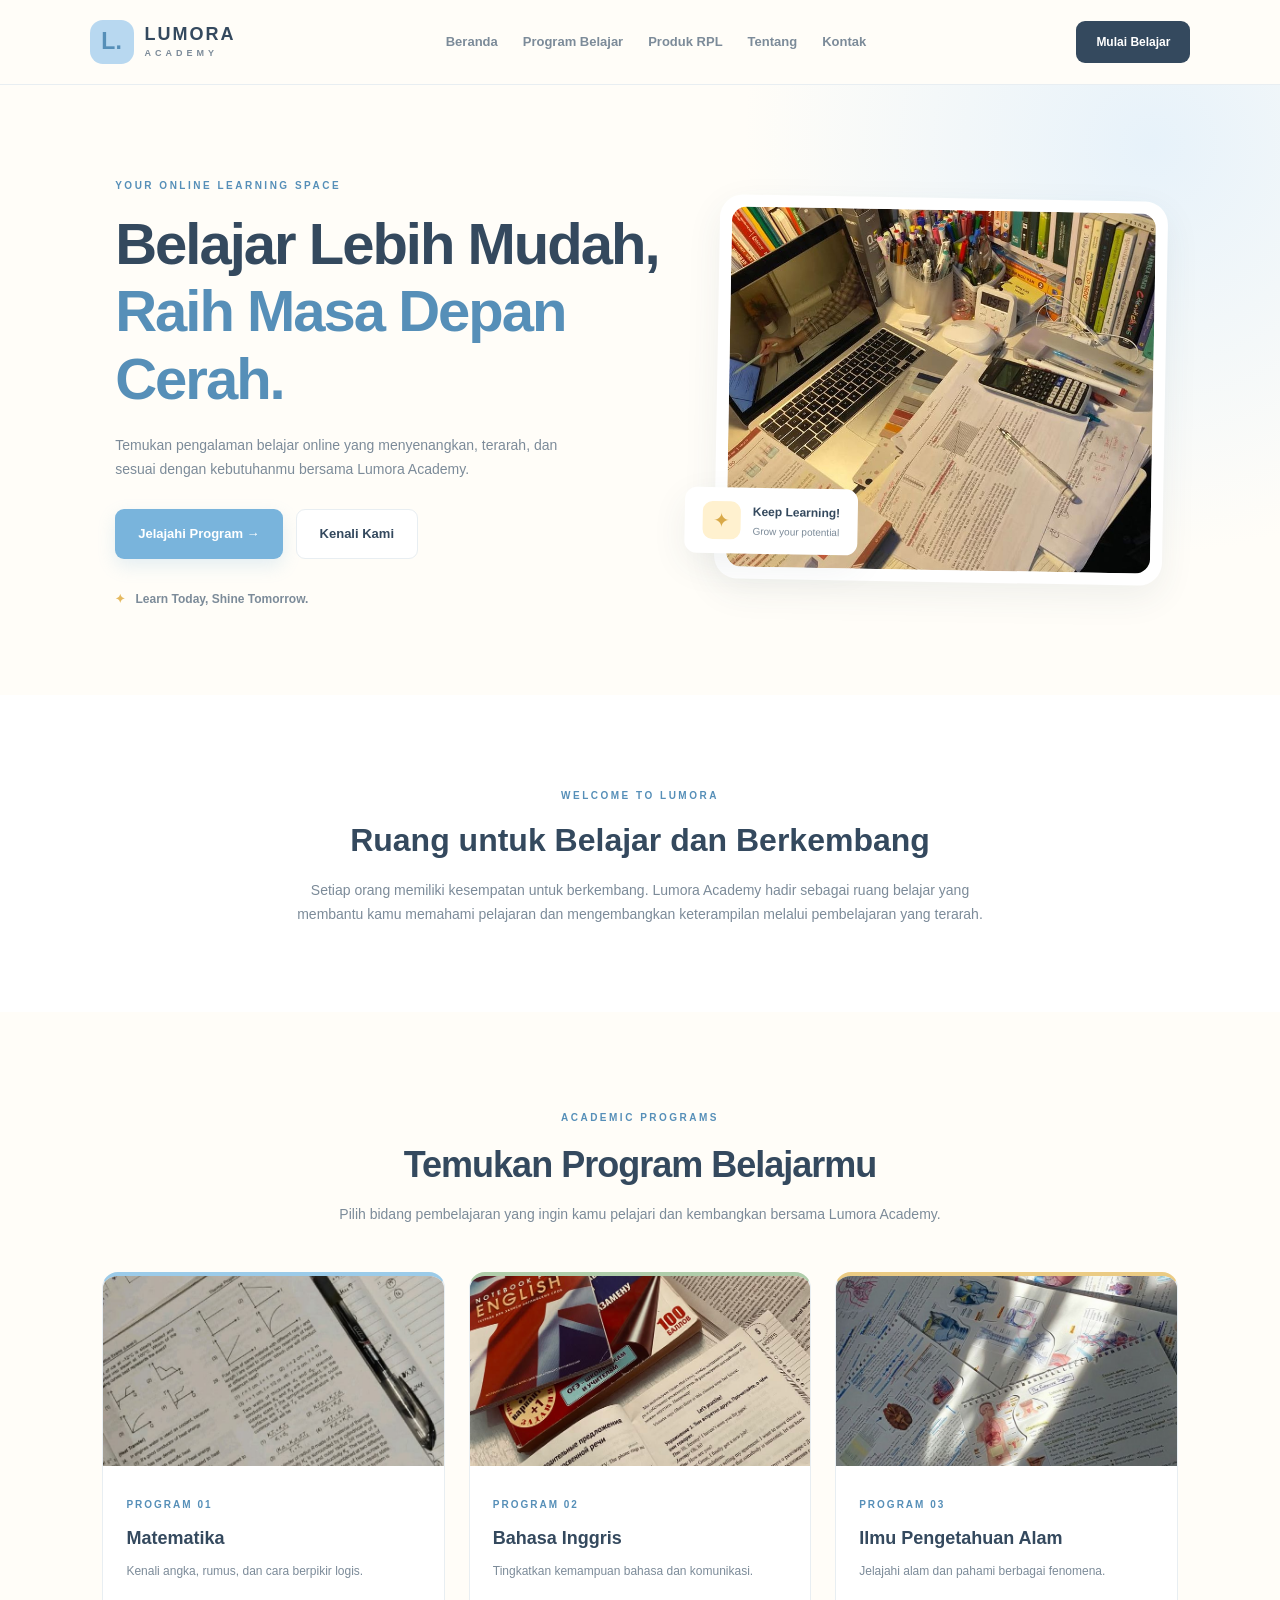
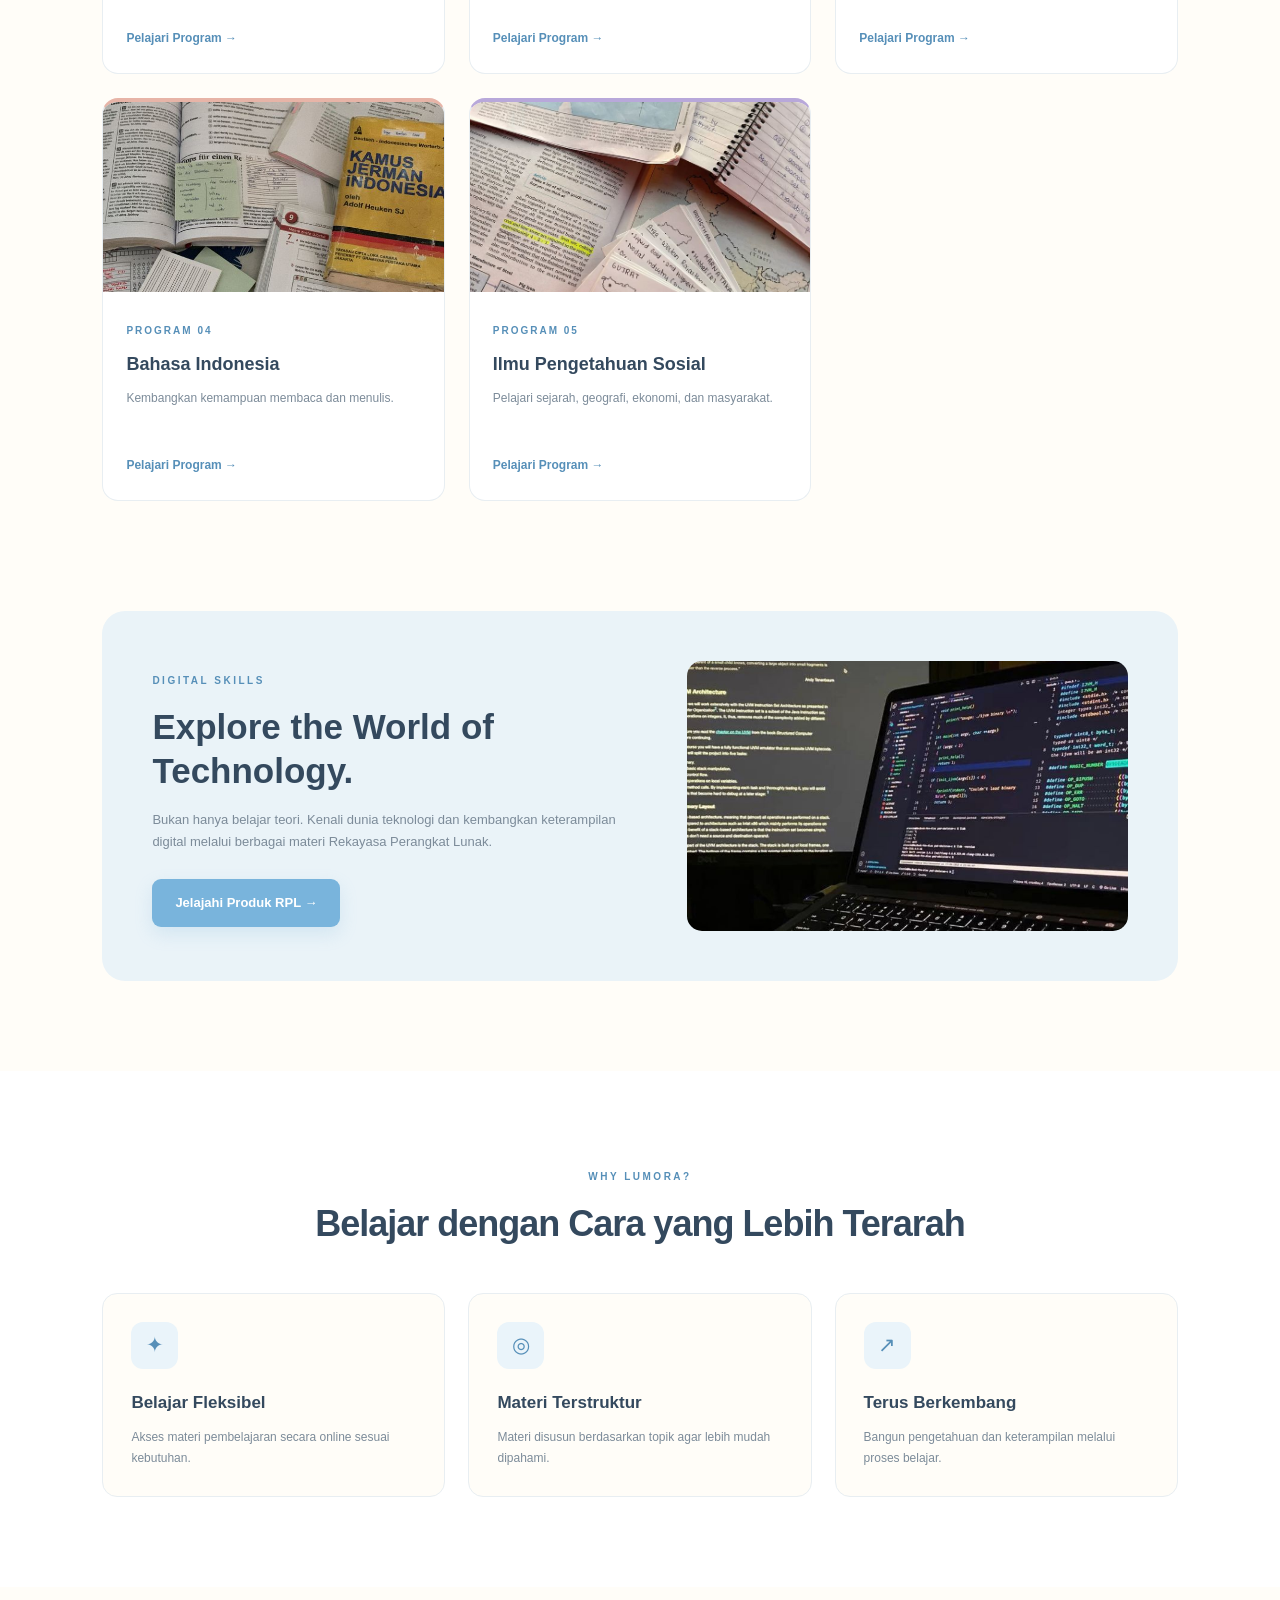
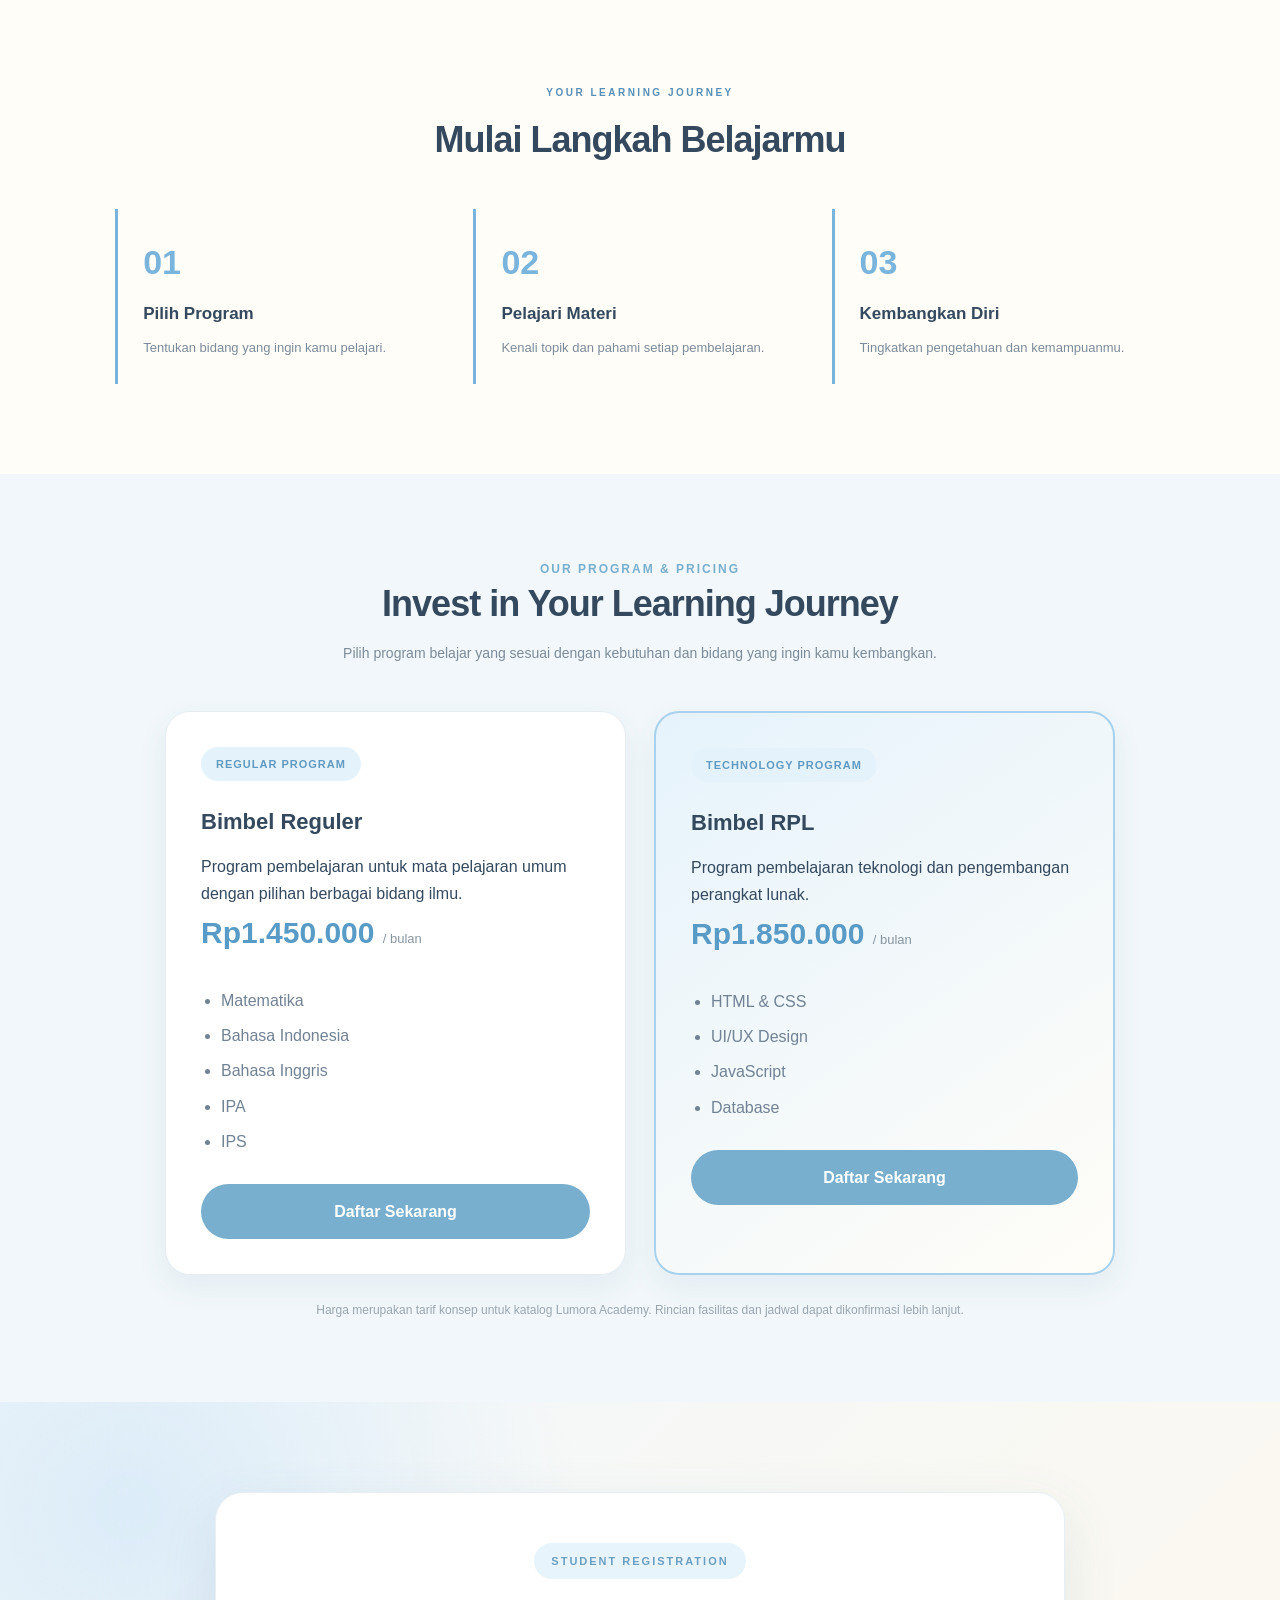
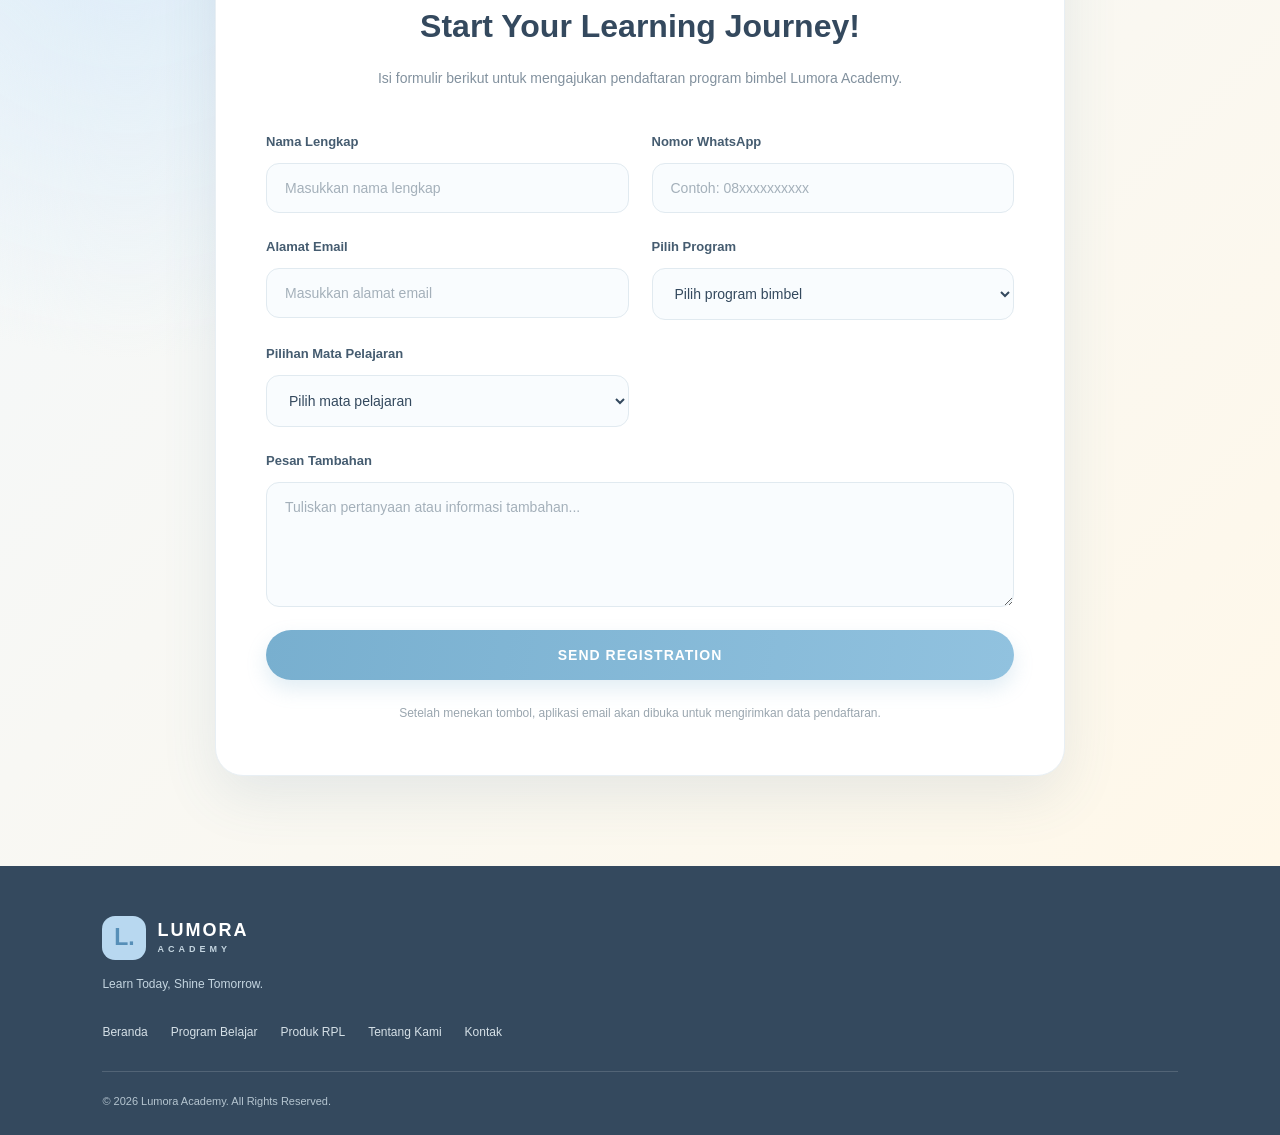
<file: index.html>
<!DOCTYPE html>
<html lang="id">
<head>
    <meta charset="UTF-8">
    <meta name="viewport" content="width=device-width, initial-scale=1.0">
    <title>Lumora Academy | Learn Today, Shine Tomorrow</title>
    <link rel="stylesheet" href="style.css">
</head>
<body>

    <!-- NAVBAR -->
    <header class="navbar">
        <a href="index.html" class="logo">
            <span class="logo-icon">L.</span>
            <span>
                <strong>LUMORA</strong>
                <small>ACADEMY</small>
            </span>
        </a>

        <nav>
            <a href="#beranda">Beranda</a>
            <a href="#program">Program Belajar</a>
            <a href="#rpl">Produk RPL</a>
            <a href="pages/tentang.html">Tentang</a>
            <a href="pages/kontak.html">Kontak</a>
        </nav>

        <a href="#program" class="nav-button">Mulai Belajar</a>
    </header>


    <!-- HERO SECTION -->
    <main>
    <section class="hero" id="beranda">
        <div class="hero-content">
            <span class="eyebrow">YOUR ONLINE LEARNING SPACE</span>

            <h1>
                Belajar Lebih Mudah,
                <span>Raih Masa Depan Cerah.</span>
            </h1>

            <p>
                Temukan pengalaman belajar online yang menyenangkan,
                terarah, dan sesuai dengan kebutuhanmu bersama
                Lumora Academy.
            </p>

            <div class="hero-actions">
                <a href="#program" class="button-primary">
                    Jelajahi Program →
                </a>
                <a href="pages/tentang.html" class="button-secondary">
                    Kenali Kami
                </a>
            </div>

            <div class="hero-note">
                <span>✦</span>
                Learn Today, Shine Tomorrow.
            </div>
        </div>

        <div class="hero-image">
            <img src="images/hero-learning.jpg"
                 alt="Suasana belajar online">
            <div class="floating-card">
                <span>✦</span>
                <div>
                    <strong>Keep Learning!</strong>
                    <small>Grow your potential</small>
                </div>
            </div>
        </div>
    </section>


    <!-- INTRODUCTION -->
    <section class="introduction">
        <span class="eyebrow">WELCOME TO LUMORA</span>
        <h2>Ruang untuk Belajar dan Berkembang</h2>
        <p>
            Setiap orang memiliki kesempatan untuk berkembang.
            Lumora Academy hadir sebagai ruang belajar yang
            membantu kamu memahami pelajaran dan mengembangkan
            keterampilan melalui pembelajaran yang terarah.
        </p>
    </section>


    <!-- ACADEMIC PROGRAMS -->
    <section class="program-section" id="program">
        <div class="section-heading">
            <span class="eyebrow">ACADEMIC PROGRAMS</span>
            <h2>Temukan Program Belajarmu</h2>
            <p>
                Pilih bidang pembelajaran yang ingin kamu pelajari
                dan kembangkan bersama Lumora Academy.
            </p>
        </div>

        <div class="program-grid">

            <a href="pages/matematika.html" class="program-card math">
                <img src="images/matematika.jpg" alt="Matematika">
                <div class="card-content">
                    <span class="card-number">PROGRAM 01</span>
                    <h3>Matematika</h3>
                    <p>Kenali angka, rumus, dan cara berpikir logis.</p>
                    <span class="card-link">Pelajari Program →</span>
                </div>
            </a>

            <a href="pages/inggris.html" class="program-card english">
                <img src="images/inggris.jpg" alt="Bahasa Inggris">
                <div class="card-content">
                    <span class="card-number">PROGRAM 02</span>
                    <h3>Bahasa Inggris</h3>
                    <p>Tingkatkan kemampuan bahasa dan komunikasi.</p>
                    <span class="card-link">Pelajari Program →</span>
                </div>
            </a>

            <a href="pages/ipa.html" class="program-card science">
                <img src="images/ipa.jpg" alt="Ilmu Pengetahuan Alam">
                <div class="card-content">
                    <span class="card-number">PROGRAM 03</span>
                    <h3>Ilmu Pengetahuan Alam</h3>
                    <p>Jelajahi alam dan pahami berbagai fenomena.</p>
                    <span class="card-link">Pelajari Program →</span>
                </div>
            </a>

            <a href="pages/indonesian.html" class="program-card language">
                <img src="images/indonesia.jpg" alt="Bahasa Indonesia">
                <div class="card-content">
                    <span class="card-number">PROGRAM 04</span>
                    <h3>Bahasa Indonesia</h3>
                    <p>Kembangkan kemampuan membaca dan menulis.</p>
                    <span class="card-link">Pelajari Program →</span>
                </div>
            </a>

            <a href="pages/ips.html" class="program-card social">
                <img src="images/ips.jpg" alt="Ilmu Pengetahuan Sosial">
                <div class="card-content">
                    <span class="card-number">PROGRAM 05</span>
                    <h3>Ilmu Pengetahuan Sosial</h3>
                    <p>Pelajari sejarah, geografi, ekonomi, dan masyarakat.</p>
                    <span class="card-link">Pelajari Program →</span>
                </div>
            </a>

        </div>
    </section>


    <!-- RPL SECTION -->
    <section class="rpl-section" id="rpl">
        <div class="rpl-intro">
            <span class="eyebrow">DIGITAL SKILLS</span>
            <h2>Explore the World of Technology.</h2>
            <p>
                Bukan hanya belajar teori. Kenali dunia teknologi
                dan kembangkan keterampilan digital melalui
                berbagai materi Rekayasa Perangkat Lunak.
            </p>
            <a href="pages/rpl/index.html" class="button-primary">
                Jelajahi Produk RPL →
            </a>
        </div>

        <div class="rpl-image">
            <img src="images/rpl.jpg"
                 alt="Pemrograman dan teknologi">
        </div>
    </section>


    <!-- ADVANTAGES -->
    <section class="advantages">
        <div class="section-heading">
            <span class="eyebrow">WHY LUMORA?</span>
            <h2>Belajar dengan Cara yang Lebih Terarah</h2>
        </div>

        <div class="advantage-grid">
            <div class="advantage-card">
                <span class="advantage-icon">✦</span>
                <h3>Belajar Fleksibel</h3>
                <p>
                    Akses materi pembelajaran secara online
                    sesuai kebutuhan.
                </p>
            </div>

            <div class="advantage-card">
                <span class="advantage-icon">◎</span>
                <h3>Materi Terstruktur</h3>
                <p>
                    Materi disusun berdasarkan topik agar
                    lebih mudah dipahami.
                </p>
            </div>

            <div class="advantage-card">
                <span class="advantage-icon">↗</span>
                <h3>Terus Berkembang</h3>
                <p>
                    Bangun pengetahuan dan keterampilan
                    melalui proses belajar.
                </p>
            </div>
        </div>
    </section>


    <!-- HOW IT WORKS -->
    <section class="how-section">
        <div class="section-heading">
            <span class="eyebrow">YOUR LEARNING JOURNEY</span>
            <h2>Mulai Langkah Belajarmu</h2>
        </div>

        <div class="steps">
            <div class="step">
                <span>01</span>
                <h3>Pilih Program</h3>
                <p>Tentukan bidang yang ingin kamu pelajari.</p>
            </div>

            <div class="step">
                <span>02</span>
                <h3>Pelajari Materi</h3>
                <p>Kenali topik dan pahami setiap pembelajaran.</p>
            </div>

            <div class="step">
                <span>03</span>
                <h3>Kembangkan Diri</h3>
                <p>Tingkatkan pengetahuan dan kemampuanmu.</p>
            </div>
        </div>
    </section>


<!-- =================================
     PRICING SECTION
================================= -->

<section class="pricing-section" id="harga">

    <div class="section-heading">
        <span class="la-label">OUR PROGRAM & PRICING</span>

        <h2>Invest in Your Learning Journey</h2>

        <p>
            Pilih program belajar yang sesuai dengan kebutuhan
            dan bidang yang ingin kamu kembangkan.
        </p>
    </div>

    <div class="pricing-grid">

        <!-- REGULER -->
        <div class="pricing-card">

            <span class="pricing-label">REGULAR PROGRAM</span>

            <h3>Bimbel Reguler</h3>

            <p>
                Program pembelajaran untuk mata pelajaran
                umum dengan pilihan berbagai bidang ilmu.
            </p>

            <div class="pricing-price">
                Rp1.450.000
                <span>/ bulan</span>
            </div>

            <ul>
                <li>Matematika</li>
                <li>Bahasa Indonesia</li>
                <li>Bahasa Inggris</li>
                <li>IPA</li>
                <li>IPS</li>
            </ul>

            <a href="#daftar">Daftar Sekarang</a>

        </div>


        <!-- RPL -->
        <div class="pricing-card featured">

            <span class="pricing-label">TECHNOLOGY PROGRAM</span>

            <h3>Bimbel RPL</h3>

            <p>
                Program pembelajaran teknologi dan
                pengembangan perangkat lunak.
            </p>

            <div class="pricing-price">
                Rp1.850.000
                <span>/ bulan</span>
            </div>

            <ul>
                <li>HTML & CSS</li>
                <li>UI/UX Design</li>
                <li>JavaScript</li>
                <li>Database</li>
            </ul>

            <a href="#daftar">Daftar Sekarang</a>

        </div>

    </div>

    <p class="la-register-note" style="margin-top:25px;">
        Harga merupakan tarif konsep untuk katalog Lumora Academy.
        Rincian fasilitas dan jadwal dapat dikonfirmasi lebih lanjut.
    </p>

</section>


<!-- =================================
     REGISTRATION SECTION
================================= -->

<section class="la-register-section" id="daftar">

    <div class="la-register-container">

        <div class="la-register-heading">
            <span class="la-label">STUDENT REGISTRATION</span>

            <h2>Start Your Learning Journey!</h2>

            <p>
                Isi formulir berikut untuk mengajukan pendaftaran
                program bimbel Lumora Academy.
            </p>
        </div>


        <form
            class="la-register-form"
            action="mailto:amalianurzizah03@gmail.com"
            method="post"
            enctype="text/plain">

            <div class="la-form-group">
                <label for="nama">Nama Lengkap</label>

                <input
                    type="text"
                    id="nama"
                    name="Nama Lengkap"
                    placeholder="Masukkan nama lengkap"
                    required>
            </div>


            <div class="la-form-group">
                <label for="whatsapp">Nomor WhatsApp</label>

                <input
                    type="tel"
                    id="whatsapp"
                    name="Nomor WhatsApp"
                    placeholder="Contoh: 08xxxxxxxxxx"
                    required>
            </div>


            <div class="la-form-group">
                <label for="email">Alamat Email</label>

                <input
                    type="email"
                    id="email"
                    name="Email"
                    placeholder="Masukkan alamat email"
                    required>
            </div>


            <div class="la-form-group">
                <label for="program">Pilih Program</label>

                <select id="program" name="Program" required>
                    <option value="">Pilih program bimbel</option>
                    <option value="Bimbel Reguler">
                        Bimbel Reguler - Rp1.450.000/bulan
                    </option>
                    <option value="Bimbel RPL">
                        Bimbel RPL - Rp1.850.000/bulan
                    </option>
                </select>
            </div>


            <div class="la-form-group">
                <label for="pelajaran">Pilihan Mata Pelajaran</label>

                <select id="pelajaran" name="Mata Pelajaran" required>
                    <option value="">Pilih mata pelajaran</option>
                    <option>Matematika</option>
                    <option>Bahasa Indonesia</option>
                    <option>Bahasa Inggris</option>
                    <option>IPA</option>
                    <option>IPS</option>
                    <option>HTML & CSS</option>
                    <option>UI/UX Design</option>
                    <option>JavaScript</option>
                    <option>Database</option>
                </select>
            </div>


            <div class="la-form-group">
                <label for="pesan">Pesan Tambahan</label>

                <textarea
                    id="pesan"
                    name="Pesan Tambahan"
                    placeholder="Tuliskan pertanyaan atau informasi tambahan..."></textarea>
            </div>


            <button type="submit">
                SEND REGISTRATION
            </button>

            <p class="la-register-note">
                Setelah menekan tombol, aplikasi email akan dibuka
                untuk mengirimkan data pendaftaran.
            </p>

        </form>

    </div>

</section>

    <!-- FOOTER -->
    </main>
    <footer class="footer">
        <div class="footer-brand">
            <a href="index.html" class="logo">
                <span class="logo-icon">L.</span>
                <span>
                    <strong>LUMORA</strong>
                    <small>ACADEMY</small>
                </span>
            </a>
            <p>Learn Today, Shine Tomorrow.</p>
        </div>

        <div class="footer-links">
            <a href="#beranda">Beranda</a>
            <a href="#program">Program Belajar</a>
            <a href="#rpl">Produk RPL</a>
            <a href="pages/tentang.html">Tentang Kami</a>
            <a href="pages/kontak.html">Kontak</a>
        </div>

        <div class="footer-bottom">
            © 2026 Lumora Academy. All Rights Reserved.
        </div>
    </footer>

</body>
</html>
</file>
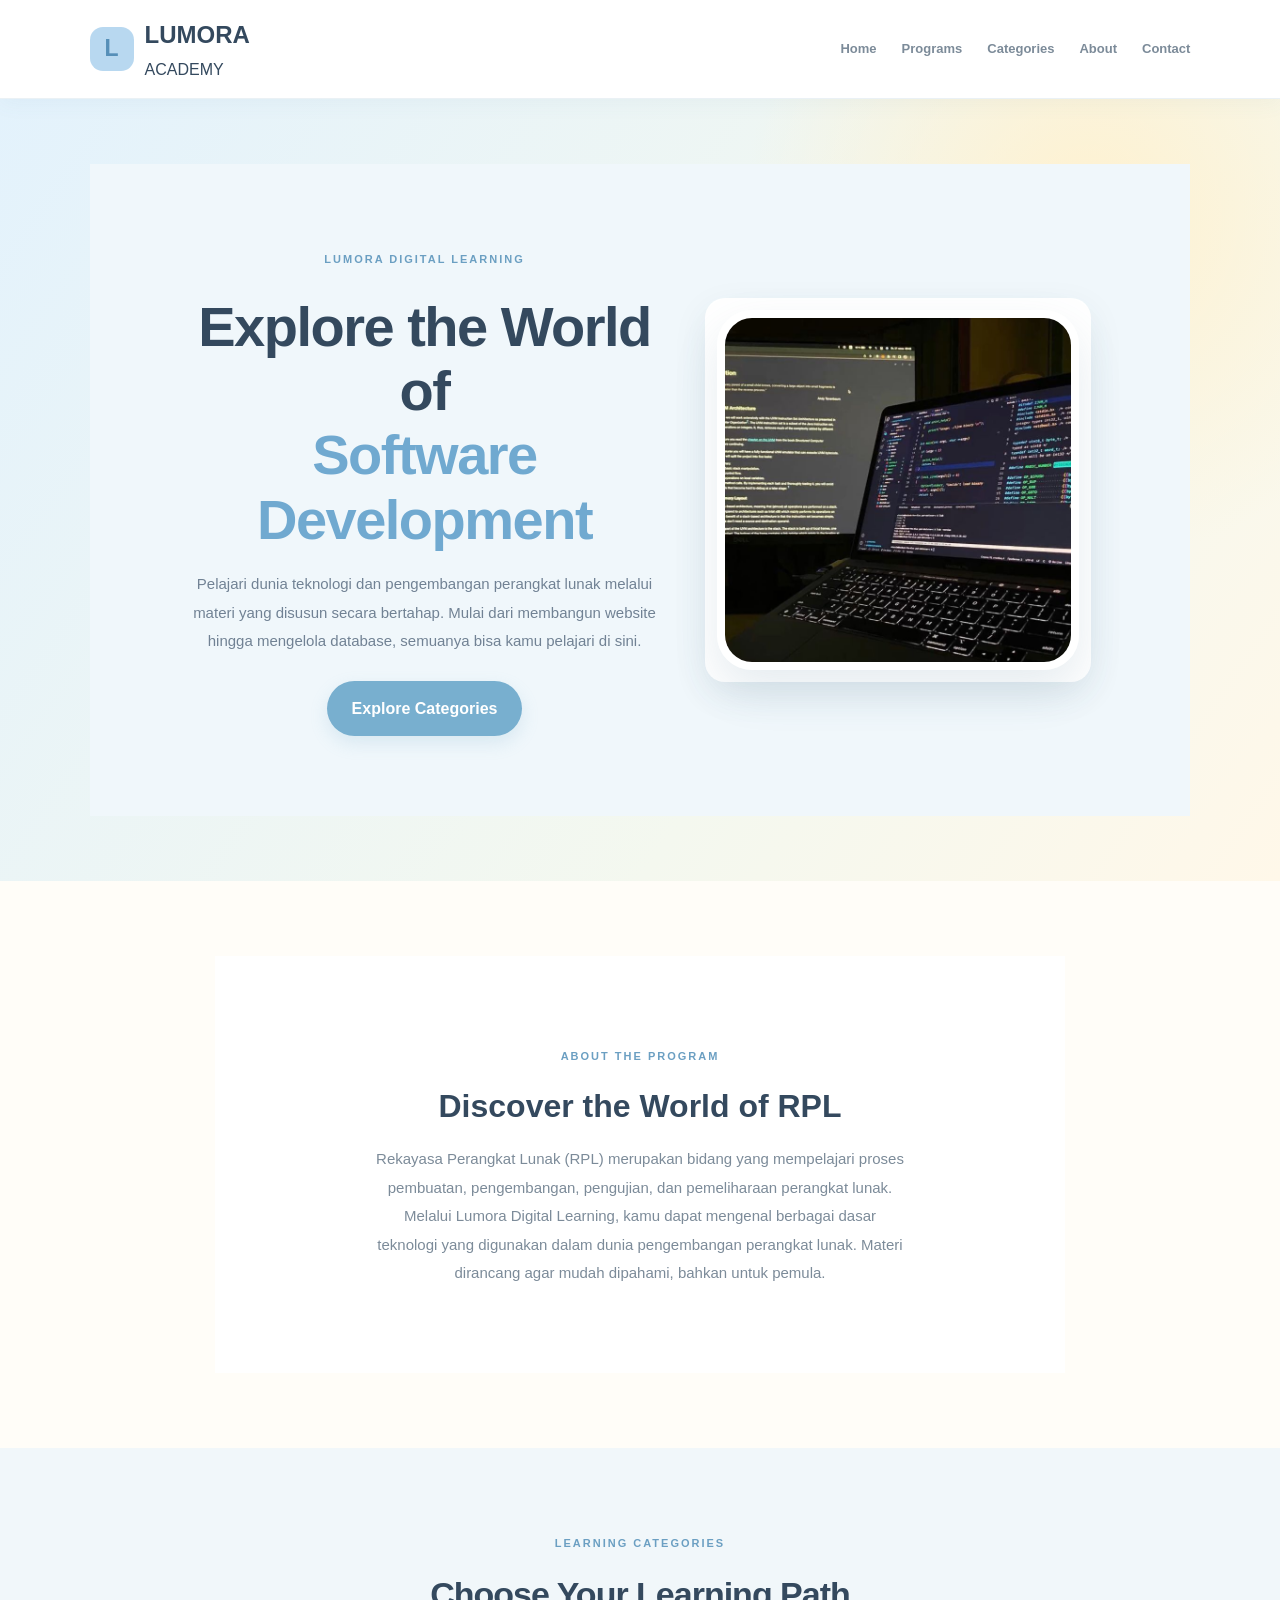
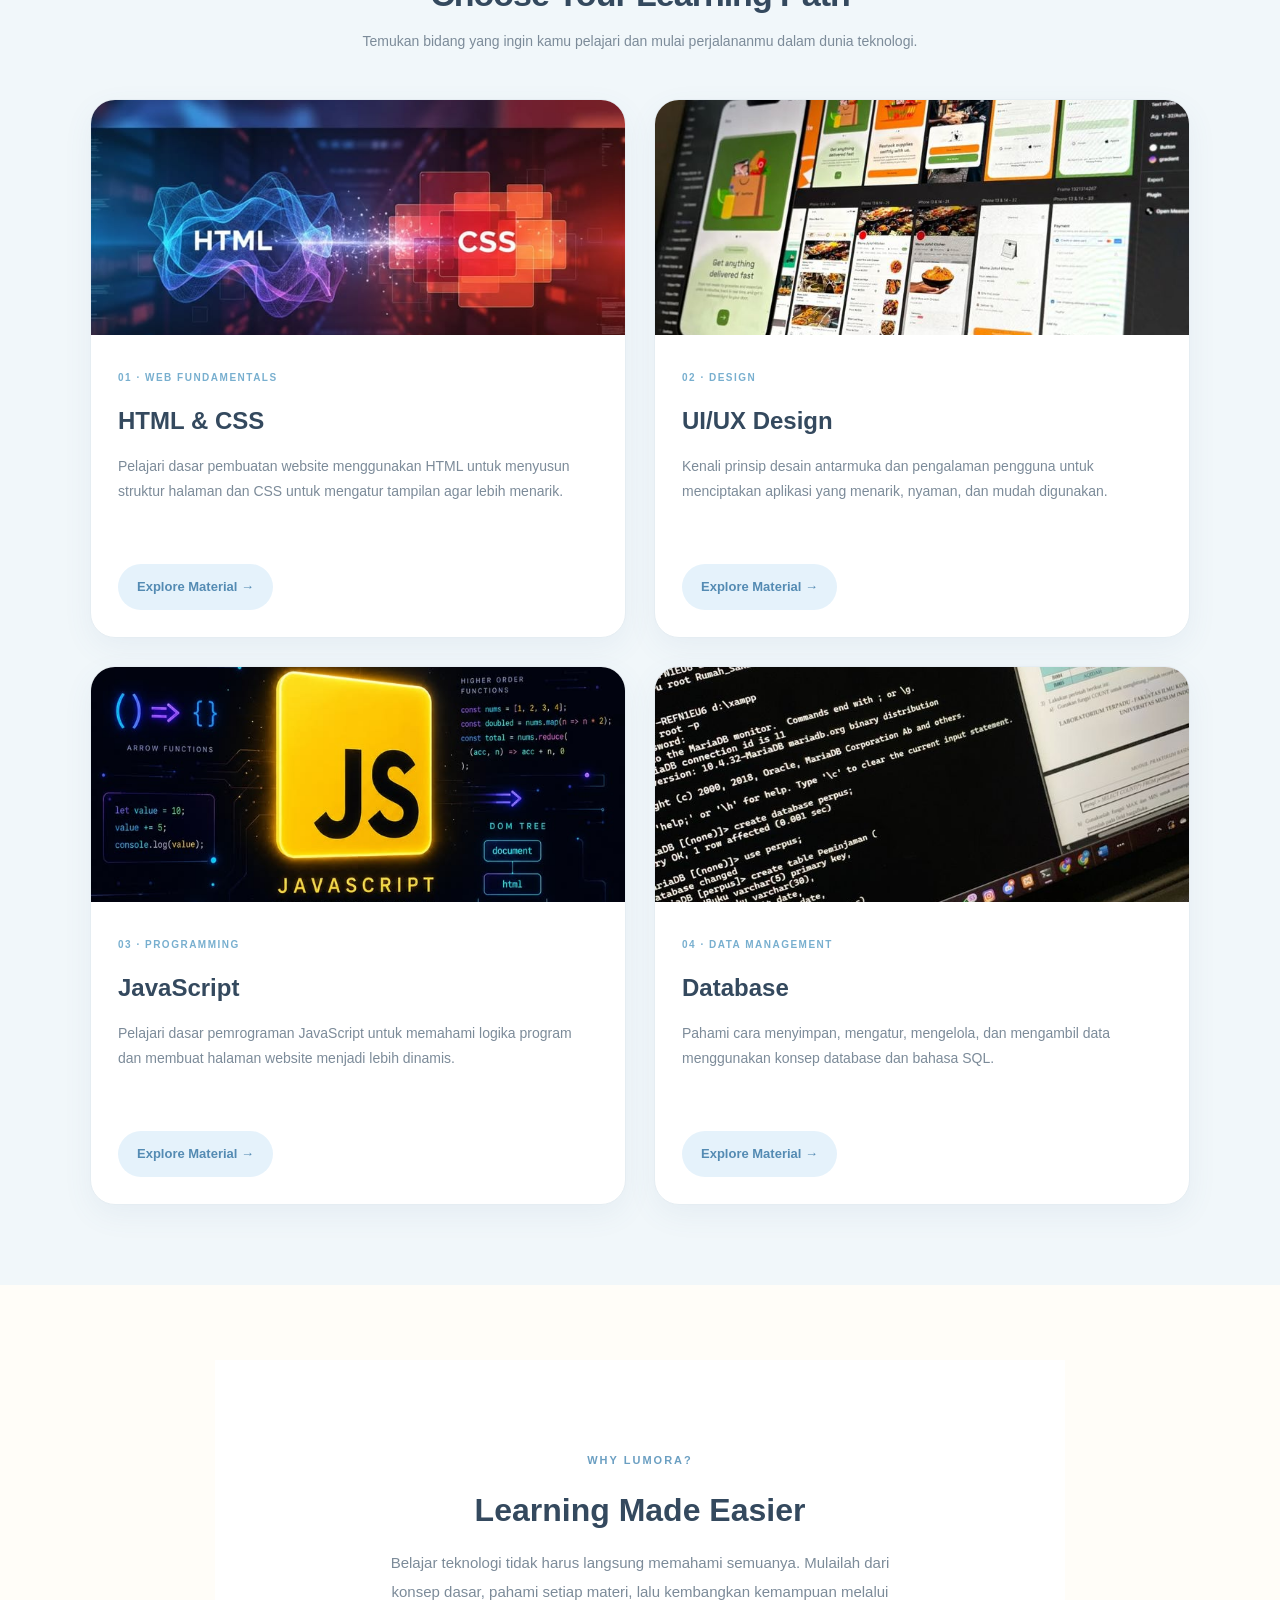
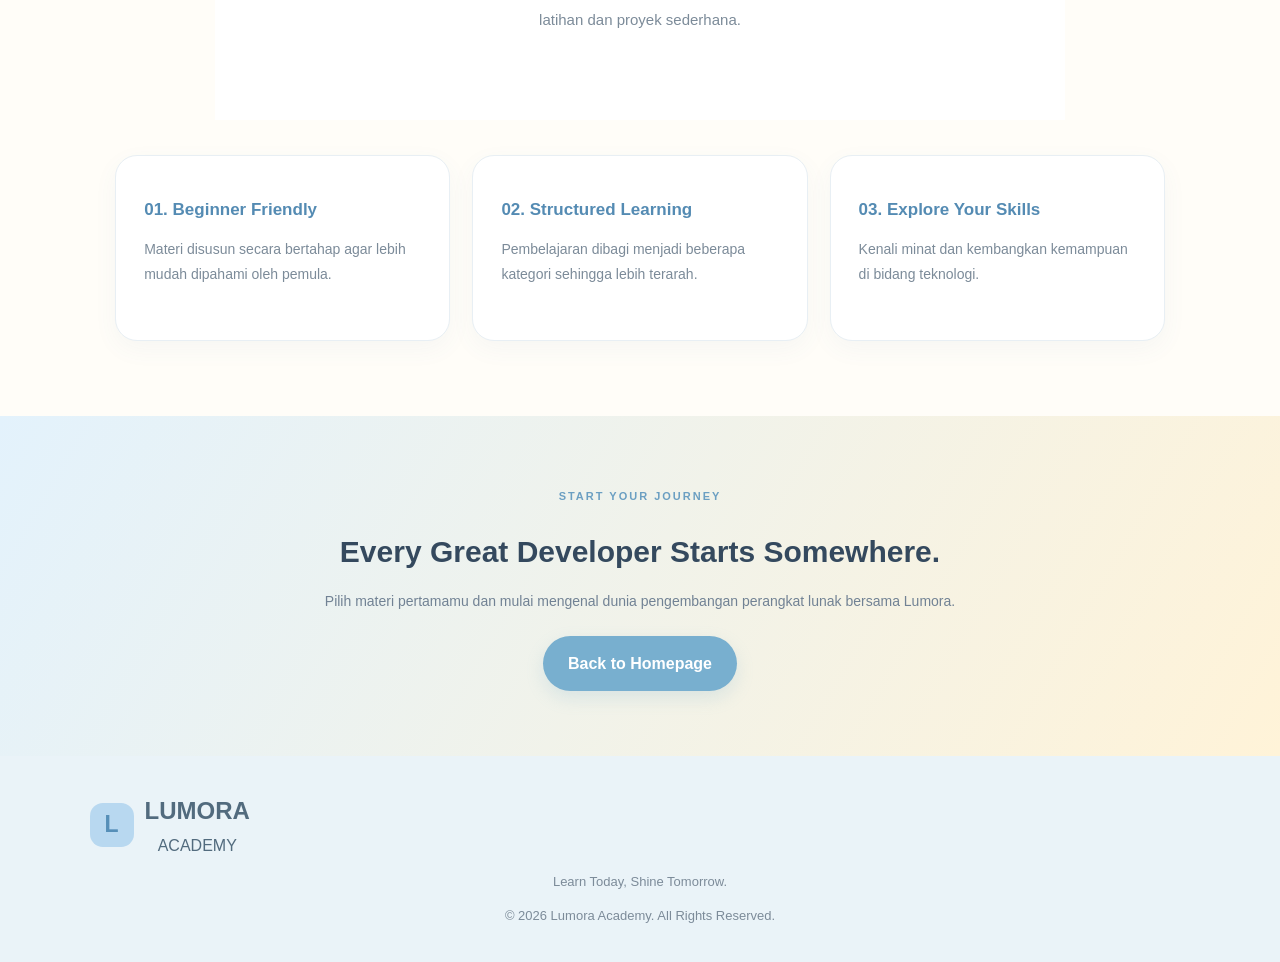
<file: pages/rpl/index.html>
<!DOCTYPE html>
<html lang="id">
<head>
    <meta charset="UTF-8">
    <meta name="viewport" content="width=device-width, initial-scale=1.0">
    <title>Lumora Digital Learning | Lumora Academy</title>
    <link rel="stylesheet" href="../../style.css">
</head>

<body class="rpl-page">

<!-- NAVBAR -->
<header class="navbar">
    <div class="logo">
        <span class="logo-icon">L</span>
        <div>
            <h2>LUMORA</h2>
            <p>ACADEMY</p>
        </div>
    </div>

    <nav>
        <a href="../../index.html">Home</a>
        <a href="../../index.html#program">Programs</a>
        <a href="#kategori">Categories</a>
        <a href="../tentang.html">About</a>
        <a href="../kontak.html">Contact</a>
    </nav>
</header>


<!-- HERO SECTION -->
<section class="rpl-catalog-hero">

    <div class="detail-hero">
        <div>
            <span class="section-label">LUMORA DIGITAL LEARNING</span>

            <h1>
                Explore the World of
                <span>Software Development</span>
            </h1>

            <p>
                Pelajari dunia teknologi dan pengembangan perangkat lunak
                melalui materi yang disusun secara bertahap.
                Mulai dari membangun website hingga mengelola database,
                semuanya bisa kamu pelajari di sini.
            </p>

            <a href="#kategori" class="btn-primary">
                Explore Categories
            </a>
        </div>

        <div class="detail-image">
            <img src="../../images/rpl.jpg"
                 alt="Rekayasa Perangkat Lunak">
        </div>
    </div>

</section>


<!-- INTRODUCTION -->
<section class="detail-content">

    <div class="detail-description">
        <span class="section-label">ABOUT THE PROGRAM</span>

        <h2>Discover the World of RPL</h2>

        <p>
            Rekayasa Perangkat Lunak (RPL) merupakan bidang yang
            mempelajari proses pembuatan, pengembangan, pengujian,
            dan pemeliharaan perangkat lunak.
        </p>

        <p>
            Melalui Lumora Digital Learning, kamu dapat mengenal
            berbagai dasar teknologi yang digunakan dalam dunia
            pengembangan perangkat lunak. Materi dirancang agar
            mudah dipahami, bahkan untuk pemula.
        </p>
    </div>

</section>


<!-- CATEGORY SECTION -->
<section class="rpl-products" id="kategori">

    <div class="section-heading">
        <span class="section-label">LEARNING CATEGORIES</span>

        <h2>Choose Your Learning Path</h2>

        <p>
            Temukan bidang yang ingin kamu pelajari dan mulai
            perjalananmu dalam dunia teknologi.
        </p>
    </div>


    <div class="rpl-product-grid">

        <!-- HTML CSS -->
        <article class="rpl-product-card">

            <img src="../../images/html-css.jpg"
                 alt="HTML dan CSS">

            <div class="rpl-product-content">

                <span>01 · WEB FUNDAMENTALS</span>

                <h3>HTML & CSS</h3>

                <p>
                    Pelajari dasar pembuatan website menggunakan
                    HTML untuk menyusun struktur halaman dan CSS
                    untuk mengatur tampilan agar lebih menarik.
                </p>

                <a href="html-css.html">
                    Explore Material →
                </a>

            </div>
        </article>


        <!-- UI UX -->
        <article class="rpl-product-card">

            <img src="../../images/ui-ux.jpg"
                 alt="UI UX Design">

            <div class="rpl-product-content">

                <span>02 · DESIGN</span>

                <h3>UI/UX Design</h3>

                <p>
                    Kenali prinsip desain antarmuka dan pengalaman
                    pengguna untuk menciptakan aplikasi yang
                    menarik, nyaman, dan mudah digunakan.
                </p>

                <a href="ui-ux.html">
                    Explore Material →
                </a>

            </div>
        </article>


        <!-- JAVASCRIPT -->
        <article class="rpl-product-card">

            <img src="../../images/javascript.jpg"
                 alt="JavaScript">

            <div class="rpl-product-content">

                <span>03 · PROGRAMMING</span>

                <h3>JavaScript</h3>

                <p>
                    Pelajari dasar pemrograman JavaScript untuk
                    memahami logika program dan membuat halaman
                    website menjadi lebih dinamis.
                </p>

                <a href="javascript.html">
                    Explore Material →
                </a>

            </div>
        </article>


        <!-- DATABASE -->
        <article class="rpl-product-card">

            <img src="../../images/database.jpg"
                 alt="Database">

            <div class="rpl-product-content">

                <span>04 · DATA MANAGEMENT</span>

                <h3>Database</h3>

                <p>
                    Pahami cara menyimpan, mengatur, mengelola,
                    dan mengambil data menggunakan konsep
                    database dan bahasa SQL.
                </p>

                <a href="database.html">
                    Explore Material →
                </a>

            </div>
        </article>

    </div>

</section>


<!-- WHY LEARN -->
<section class="detail-content">

    <div class="detail-description">
        <span class="section-label">WHY LUMORA?</span>

        <h2>Learning Made Easier</h2>

        <p>
            Belajar teknologi tidak harus langsung memahami
            semuanya. Mulailah dari konsep dasar, pahami setiap
            materi, lalu kembangkan kemampuan melalui latihan
            dan proyek sederhana.
        </p>
    </div>

    <div class="objective-grid">

        <div class="objective-card">
            <h3>01. Beginner Friendly</h3>
            <p>
                Materi disusun secara bertahap agar lebih mudah
                dipahami oleh pemula.
            </p>
        </div>

        <div class="objective-card">
            <h3>02. Structured Learning</h3>
            <p>
                Pembelajaran dibagi menjadi beberapa kategori
                sehingga lebih terarah.
            </p>
        </div>

        <div class="objective-card">
            <h3>03. Explore Your Skills</h3>
            <p>
                Kenali minat dan kembangkan kemampuan di bidang
                teknologi.
            </p>
        </div>

    </div>

</section>


<!-- CTA -->
<section class="detail-cta">

    <span class="section-label">START YOUR JOURNEY</span>

    <h2>Every Great Developer Starts Somewhere.</h2>

    <p>
        Pilih materi pertamamu dan mulai mengenal dunia
        pengembangan perangkat lunak bersama Lumora.
    </p>

    <a href="../../index.html" class="btn-primary">
        Back to Homepage
    </a>

</section>


<!-- FOOTER -->
<footer class="footer">

    <div class="logo">
        <span class="logo-icon">L</span>
        <div>
            <h2>LUMORA</h2>
            <p>ACADEMY</p>
        </div>
    </div>

    <p>Learn Today, Shine Tomorrow.</p>

    <p>© 2026 Lumora Academy. All Rights Reserved.</p>

</footer>

</>
</html>
</file>
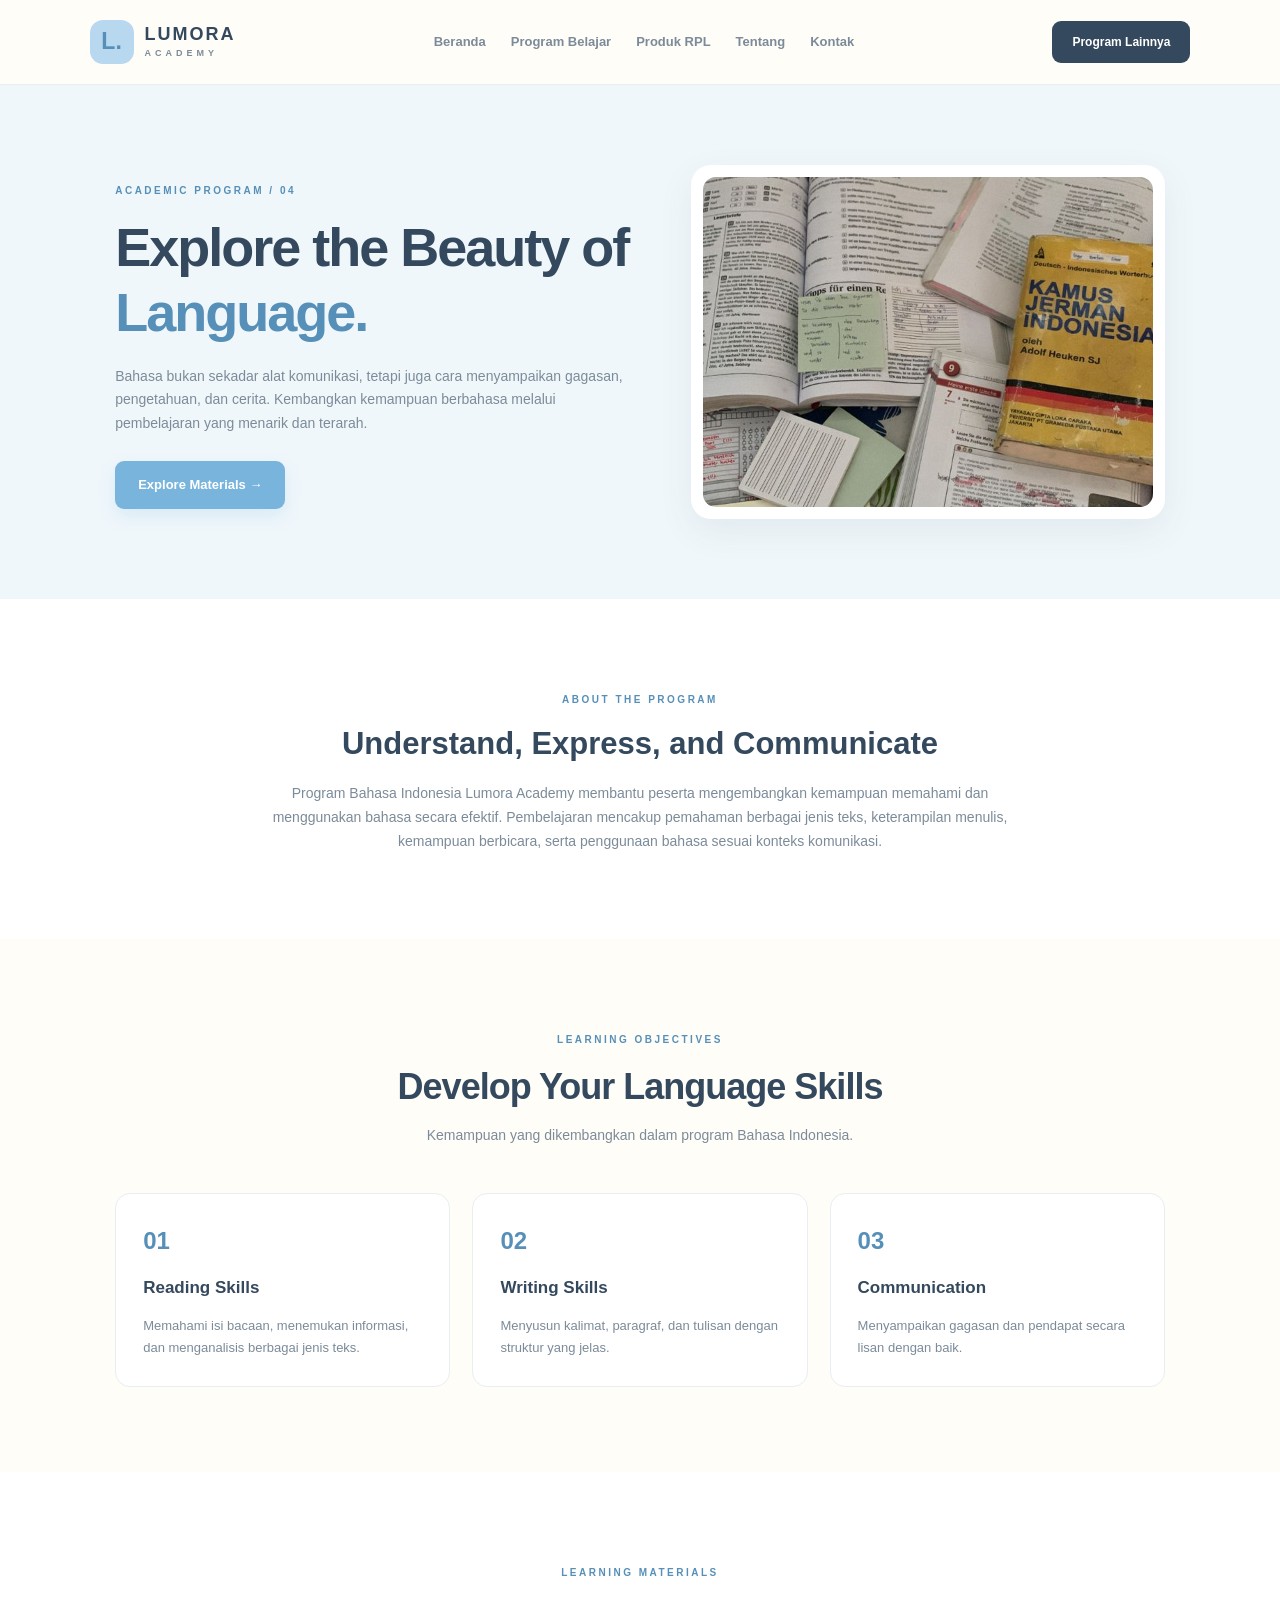
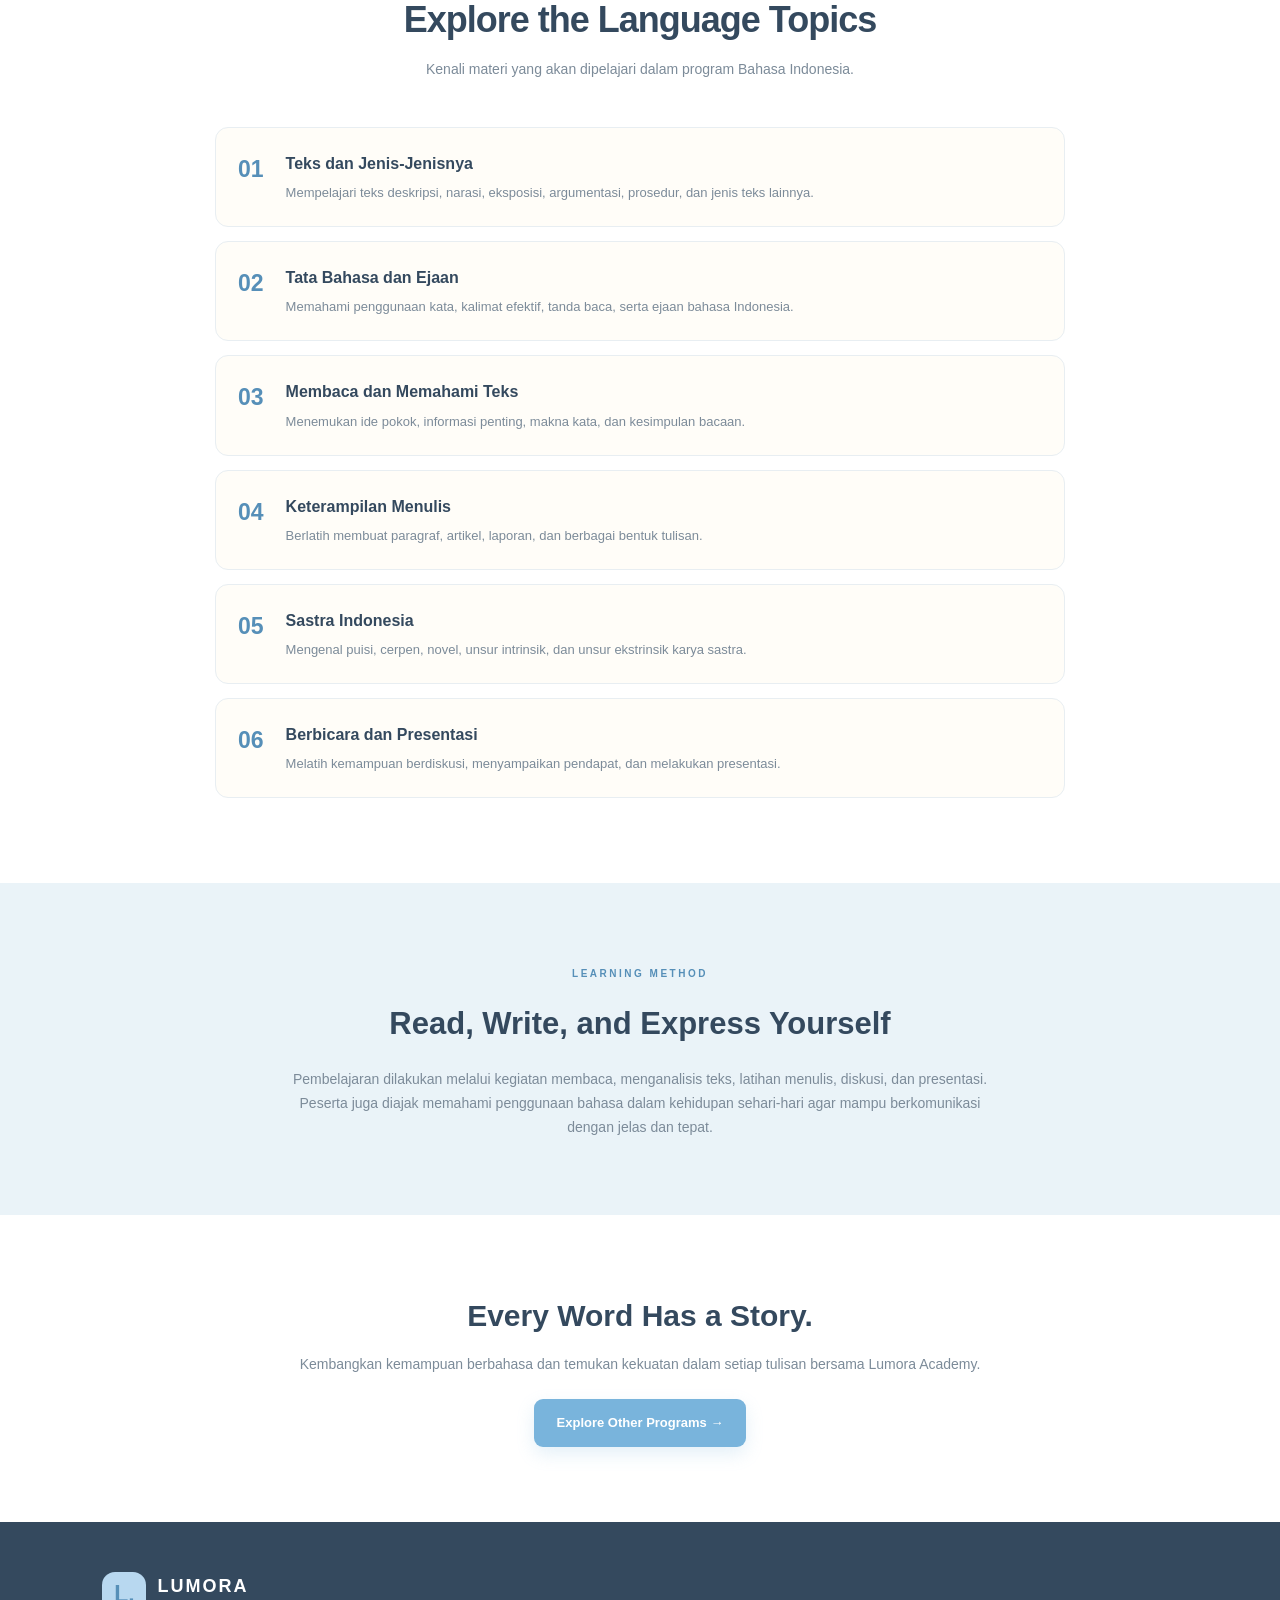
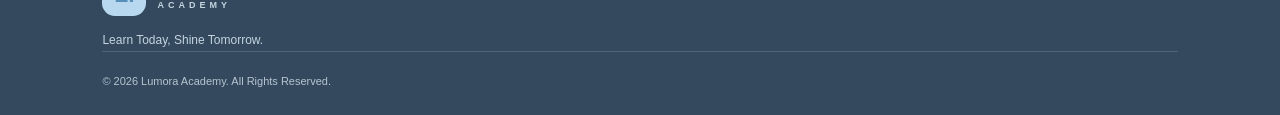
<file: pages/indonesian.html>
<!DOCTYPE html>
<html lang="id">
<head>
    <meta charset="UTF-8">
    <meta name="viewport" content="width=device-width, initial-scale=1.0">
    <title>Bahasa Indonesia | Lumora Academy</title>
    <link rel="stylesheet" href="../style.css">
</head>
<body>

    <!-- NAVBAR -->
    <header class="navbar">
        <a href="../index.html" class="logo">
            <span class="logo-icon">L.</span>
            <span>
                <strong>LUMORA</strong>
                <small>ACADEMY</small>
            </span>
        </a>

        <nav>
            <a href="../index.html">Beranda</a>
            <a href="../index.html#program">Program Belajar</a>
            <a href="../index.html#rpl">Produk RPL</a>
            <a href="tentang.html">Tentang</a>
            <a href="kontak.html">Kontak</a>
        </nav>

        <a href="../index.html#program" class="nav-button">
            Program Lainnya
        </a>
    </header>


    <main>

        <!-- HERO -->
        <section class="detail-hero">

            <div class="detail-content">
                <span class="eyebrow">
                    ACADEMIC PROGRAM / 04
                </span>

                <h1>
                    Explore the Beauty
                    of <span>Language.</span>
                </h1>

                <p>
                    Bahasa bukan sekadar alat komunikasi,
                    tetapi juga cara menyampaikan gagasan,
                    pengetahuan, dan cerita. Kembangkan
                    kemampuan berbahasa melalui pembelajaran
                    yang menarik dan terarah.
                </p>

                <a href="#materi" class="button-primary">
                    Explore Materials →
                </a>
            </div>

            <div class="detail-image">
                <img src="../images/indonesia.jpg"
                     alt="Pembelajaran Bahasa Indonesia">
            </div>

        </section>


        <!-- DESCRIPTION -->
        <section class="detail-description">

            <span class="eyebrow">ABOUT THE PROGRAM</span>

            <h2>Understand, Express, and Communicate</h2>

            <p>
                Program Bahasa Indonesia Lumora Academy
                membantu peserta mengembangkan kemampuan
                memahami dan menggunakan bahasa secara
                efektif.

                Pembelajaran mencakup pemahaman berbagai
                jenis teks, keterampilan menulis,
                kemampuan berbicara, serta penggunaan
                bahasa sesuai konteks komunikasi.
            </p>

        </section>


        <!-- OBJECTIVES -->
        <section class="detail-objectives">

            <div class="section-heading">
                <span class="eyebrow">LEARNING OBJECTIVES</span>
                <h2>Develop Your Language Skills</h2>
                <p>
                    Kemampuan yang dikembangkan
                    dalam program Bahasa Indonesia.
                </p>
            </div>

            <div class="objective-grid">

                <div class="objective-card">
                    <span>01</span>
                    <h3>Reading Skills</h3>
                    <p>
                        Memahami isi bacaan, menemukan
                        informasi, dan menganalisis
                        berbagai jenis teks.
                    </p>
                </div>

                <div class="objective-card">
                    <span>02</span>
                    <h3>Writing Skills</h3>
                    <p>
                        Menyusun kalimat, paragraf,
                        dan tulisan dengan struktur
                        yang jelas.
                    </p>
                </div>

                <div class="objective-card">
                    <span>03</span>
                    <h3>Communication</h3>
                    <p>
                        Menyampaikan gagasan dan
                        pendapat secara lisan
                        dengan baik.
                    </p>
                </div>

            </div>

        </section>


        <!-- MATERIALS -->
        <section class="detail-topics" id="materi">

            <div class="section-heading">
                <span class="eyebrow">LEARNING MATERIALS</span>
                <h2>Explore the Language Topics</h2>
                <p>
                    Kenali materi yang akan dipelajari
                    dalam program Bahasa Indonesia.
                </p>
            </div>

            <div class="topic-list">

                <div class="topic-item">
                    <span>01</span>
                    <div>
                        <h3>Teks dan Jenis-Jenisnya</h3>
                        <p>
                            Mempelajari teks deskripsi,
                            narasi, eksposisi, argumentasi,
                            prosedur, dan jenis teks lainnya.
                        </p>
                    </div>
                </div>

                <div class="topic-item">
                    <span>02</span>
                    <div>
                        <h3>Tata Bahasa dan Ejaan</h3>
                        <p>
                            Memahami penggunaan kata,
                            kalimat efektif, tanda baca,
                            serta ejaan bahasa Indonesia.
                        </p>
                    </div>
                </div>

                <div class="topic-item">
                    <span>03</span>
                    <div>
                        <h3>Membaca dan Memahami Teks</h3>
                        <p>
                            Menemukan ide pokok,
                            informasi penting, makna kata,
                            dan kesimpulan bacaan.
                        </p>
                    </div>
                </div>

                <div class="topic-item">
                    <span>04</span>
                    <div>
                        <h3>Keterampilan Menulis</h3>
                        <p>
                            Berlatih membuat paragraf,
                            artikel, laporan, dan berbagai
                            bentuk tulisan.
                        </p>
                    </div>
                </div>

                <div class="topic-item">
                    <span>05</span>
                    <div>
                        <h3>Sastra Indonesia</h3>
                        <p>
                            Mengenal puisi, cerpen,
                            novel, unsur intrinsik,
                            dan unsur ekstrinsik karya sastra.
                        </p>
                    </div>
                </div>

                <div class="topic-item">
                    <span>06</span>
                    <div>
                        <h3>Berbicara dan Presentasi</h3>
                        <p>
                            Melatih kemampuan berdiskusi,
                            menyampaikan pendapat,
                            dan melakukan presentasi.
                        </p>
                    </div>
                </div>

            </div>

        </section>


        <!-- METHOD -->
        <section class="detail-method">

            <span class="eyebrow">LEARNING METHOD</span>

            <h2>Read, Write, and Express Yourself</h2>

            <p>
                Pembelajaran dilakukan melalui kegiatan
                membaca, menganalisis teks, latihan
                menulis, diskusi, dan presentasi.
                Peserta juga diajak memahami penggunaan
                bahasa dalam kehidupan sehari-hari
                agar mampu berkomunikasi dengan jelas
                dan tepat.
            </p>

        </section>


        <!-- CTA -->
        <section class="detail-cta">

            <h2>Every Word Has a Story.</h2>

            <p>
                Kembangkan kemampuan berbahasa dan
                temukan kekuatan dalam setiap tulisan
                bersama Lumora Academy.
            </p>

            <a href="../index.html#program" class="button-primary">
                Explore Other Programs →
            </a>

        </section>

    </main>


    <!-- FOOTER -->
    <footer class="footer">

        <div class="footer-brand">
            <a href="../index.html" class="logo">
                <span class="logo-icon">L.</span>
                <span>
                    <strong>LUMORA</strong>
                    <small>ACADEMY</small>
                </span>
            </a>

            <p>Learn Today, Shine Tomorrow.</p>
        </div>

        <div class="footer-bottom">
            © 2026 Lumora Academy. All Rights Reserved.
        </div>

    </footer>

</body>
</html>
</file>
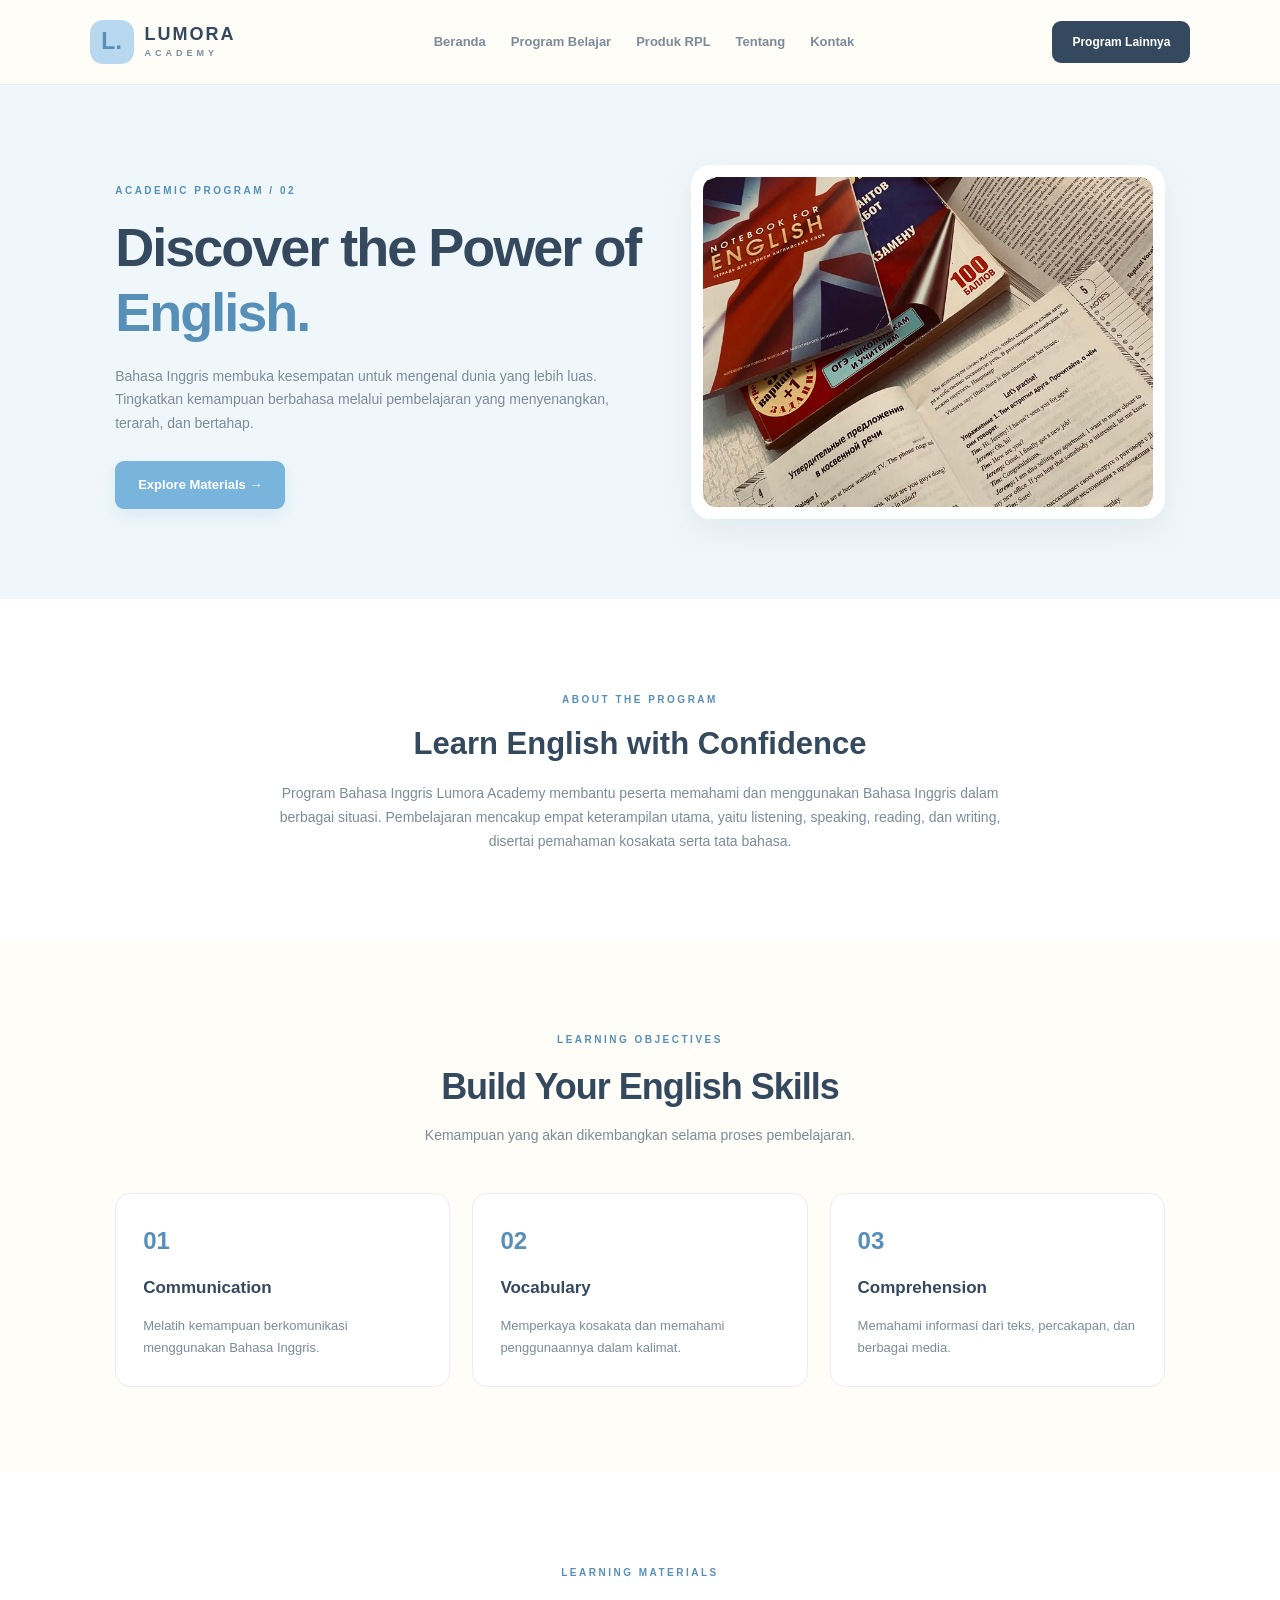
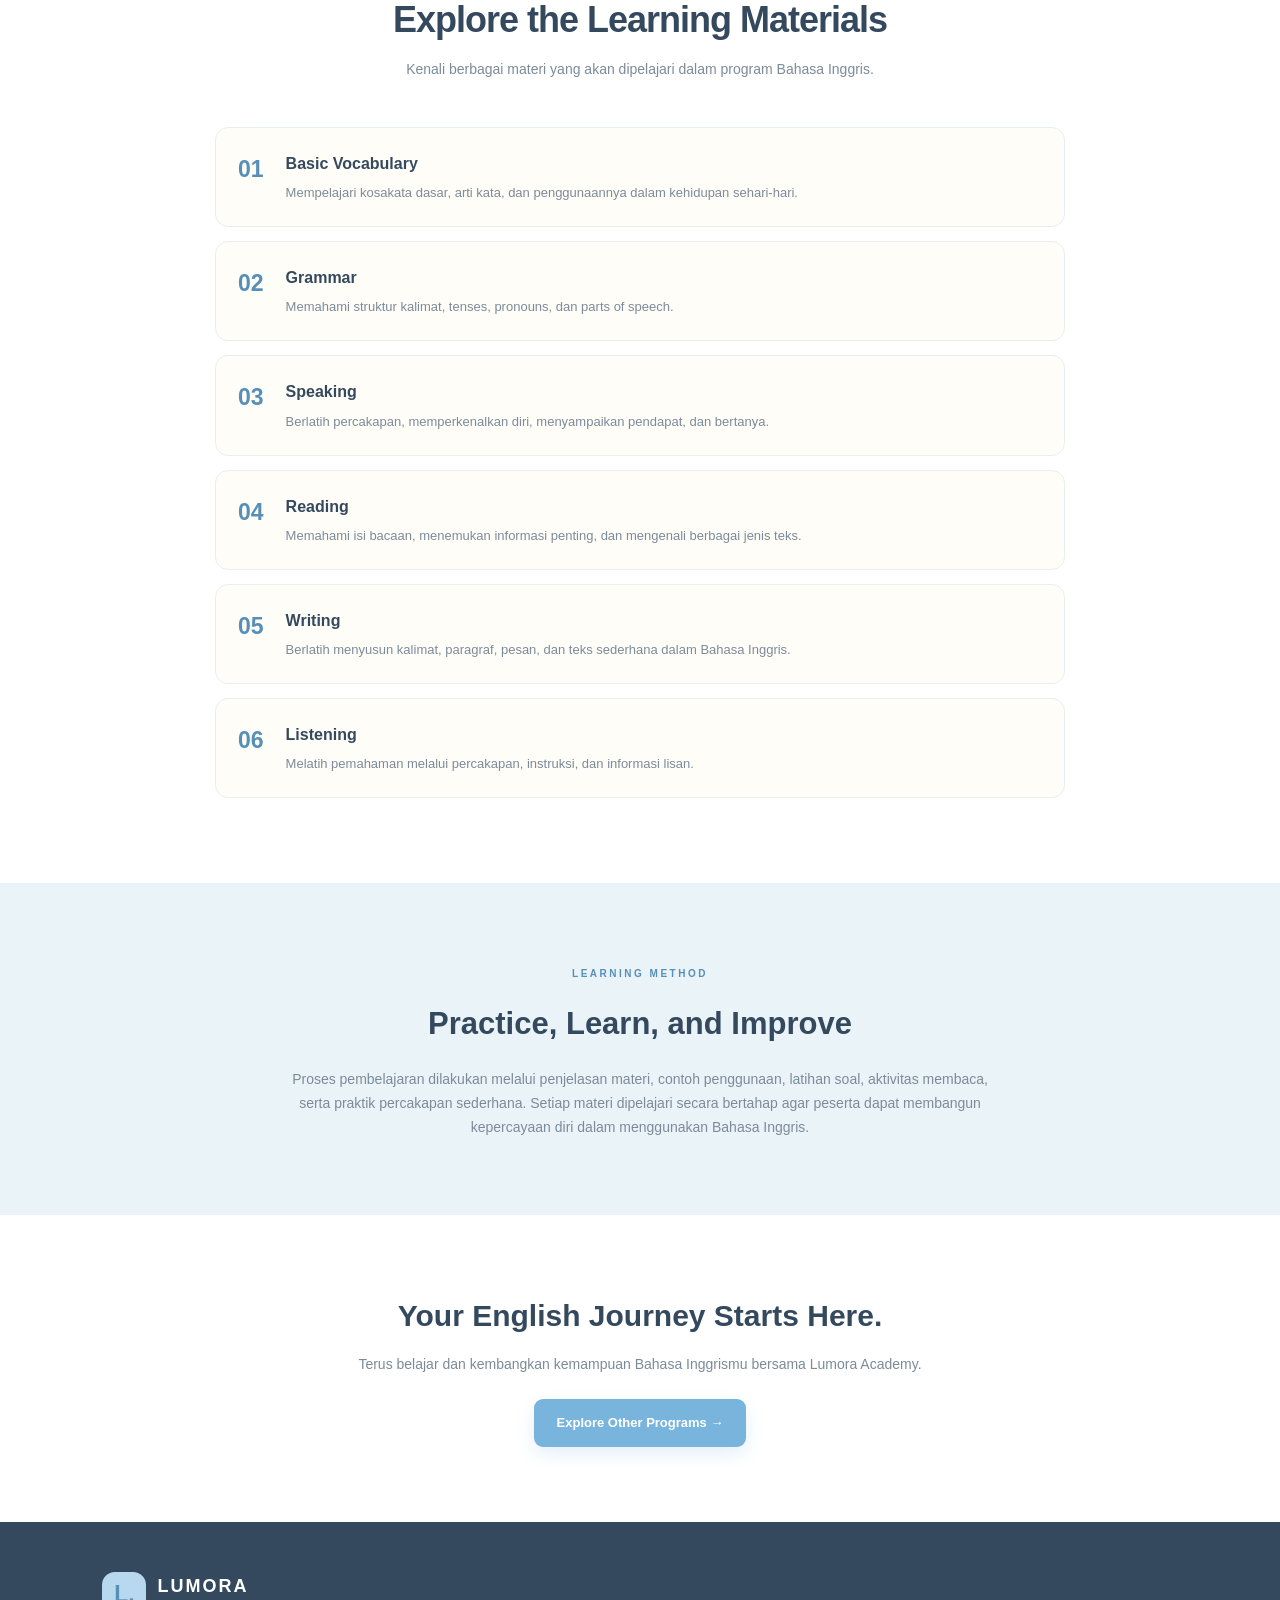
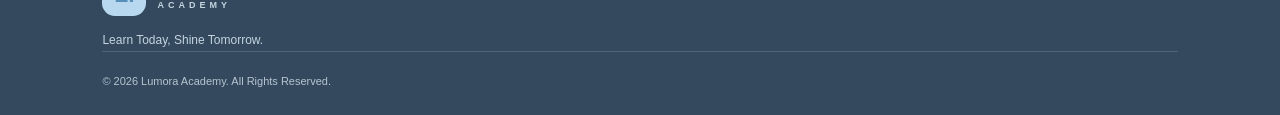
<file: pages/inggris.html>
<!DOCTYPE html>
<html lang="id">
<head>
    <meta charset="UTF-8">
    <meta name="viewport" content="width=device-width, initial-scale=1.0">
    <title>Bahasa Inggris | Lumora Academy</title>
    <link rel="stylesheet" href="../style.css">
</head>
<body>

    <!-- NAVBAR -->
    <header class="navbar">
        <a href="../index.html" class="logo">
            <span class="logo-icon">L.</span>
            <span>
                <strong>LUMORA</strong>
                <small>ACADEMY</small>
            </span>
        </a>

        <nav>
            <a href="../index.html">Beranda</a>
            <a href="../index.html#program">Program Belajar</a>
            <a href="../index.html#rpl">Produk RPL</a>
            <a href="tentang.html">Tentang</a>
            <a href="kontak.html">Kontak</a>
        </nav>

        <a href="../index.html#program" class="nav-button">
            Program Lainnya
        </a>
    </header>


    <main>

        <!-- HERO -->
        <section class="detail-hero">

            <div class="detail-content">
                <span class="eyebrow">
                    ACADEMIC PROGRAM / 02
                </span>

                <h1>
                    Discover the Power
                    of <span>English.</span>
                </h1>

                <p>
                    Bahasa Inggris membuka kesempatan untuk
                    mengenal dunia yang lebih luas. Tingkatkan
                    kemampuan berbahasa melalui pembelajaran
                    yang menyenangkan, terarah, dan bertahap.
                </p>

                <a href="#materi" class="button-primary">
                    Explore Materials →
                </a>
            </div>

            <div class="detail-image">
                <img src="../images/inggris.jpg"
                     alt="Pembelajaran Bahasa Inggris">
            </div>

        </section>


        <!-- DESCRIPTION -->
        <section class="detail-description">

            <span class="eyebrow">ABOUT THE PROGRAM</span>

            <h2>Learn English with Confidence</h2>

            <p>
                Program Bahasa Inggris Lumora Academy
                membantu peserta memahami dan menggunakan
                Bahasa Inggris dalam berbagai situasi.

                Pembelajaran mencakup empat keterampilan
                utama, yaitu listening, speaking, reading,
                dan writing, disertai pemahaman kosakata
                serta tata bahasa.
            </p>

        </section>


        <!-- OBJECTIVES -->
        <section class="detail-objectives">

            <div class="section-heading">
                <span class="eyebrow">LEARNING OBJECTIVES</span>
                <h2>Build Your English Skills</h2>
                <p>
                    Kemampuan yang akan dikembangkan
                    selama proses pembelajaran.
                </p>
            </div>

            <div class="objective-grid">

                <div class="objective-card">
                    <span>01</span>
                    <h3>Communication</h3>
                    <p>
                        Melatih kemampuan berkomunikasi
                        menggunakan Bahasa Inggris.
                    </p>
                </div>

                <div class="objective-card">
                    <span>02</span>
                    <h3>Vocabulary</h3>
                    <p>
                        Memperkaya kosakata dan memahami
                        penggunaannya dalam kalimat.
                    </p>
                </div>

                <div class="objective-card">
                    <span>03</span>
                    <h3>Comprehension</h3>
                    <p>
                        Memahami informasi dari teks,
                        percakapan, dan berbagai media.
                    </p>
                </div>

            </div>

        </section>


        <!-- MATERIALS -->
        <section class="detail-topics" id="materi">

            <div class="section-heading">
                <span class="eyebrow">LEARNING MATERIALS</span>
                <h2>Explore the Learning Materials</h2>
                <p>
                    Kenali berbagai materi yang akan
                    dipelajari dalam program Bahasa Inggris.
                </p>
            </div>

            <div class="topic-list">

                <div class="topic-item">
                    <span>01</span>
                    <div>
                        <h3>Basic Vocabulary</h3>
                        <p>
                            Mempelajari kosakata dasar,
                            arti kata, dan penggunaannya
                            dalam kehidupan sehari-hari.
                        </p>
                    </div>
                </div>

                <div class="topic-item">
                    <span>02</span>
                    <div>
                        <h3>Grammar</h3>
                        <p>
                            Memahami struktur kalimat,
                            tenses, pronouns, dan parts of speech.
                        </p>
                    </div>
                </div>

                <div class="topic-item">
                    <span>03</span>
                    <div>
                        <h3>Speaking</h3>
                        <p>
                            Berlatih percakapan, memperkenalkan
                            diri, menyampaikan pendapat,
                            dan bertanya.
                        </p>
                    </div>
                </div>

                <div class="topic-item">
                    <span>04</span>
                    <div>
                        <h3>Reading</h3>
                        <p>
                            Memahami isi bacaan, menemukan
                            informasi penting, dan mengenali
                            berbagai jenis teks.
                        </p>
                    </div>
                </div>

                <div class="topic-item">
                    <span>05</span>
                    <div>
                        <h3>Writing</h3>
                        <p>
                            Berlatih menyusun kalimat,
                            paragraf, pesan, dan teks
                            sederhana dalam Bahasa Inggris.
                        </p>
                    </div>
                </div>

                <div class="topic-item">
                    <span>06</span>
                    <div>
                        <h3>Listening</h3>
                        <p>
                            Melatih pemahaman melalui
                            percakapan, instruksi,
                            dan informasi lisan.
                        </p>
                    </div>
                </div>

            </div>

        </section>


        <!-- METHOD -->
        <section class="detail-method">

            <span class="eyebrow">LEARNING METHOD</span>

            <h2>Practice, Learn, and Improve</h2>

            <p>
                Proses pembelajaran dilakukan melalui
                penjelasan materi, contoh penggunaan,
                latihan soal, aktivitas membaca,
                serta praktik percakapan sederhana.
                Setiap materi dipelajari secara bertahap
                agar peserta dapat membangun kepercayaan
                diri dalam menggunakan Bahasa Inggris.
            </p>

        </section>


        <!-- CTA -->
        <section class="detail-cta">

            <h2>Your English Journey Starts Here.</h2>

            <p>
                Terus belajar dan kembangkan kemampuan
                Bahasa Inggrismu bersama Lumora Academy.
            </p>

            <a href="../index.html#program" class="button-primary">
                Explore Other Programs →
            </a>

        </section>

    </main>


    <!-- FOOTER -->
    <footer class="footer">

        <div class="footer-brand">
            <a href="../index.html" class="logo">
                <span class="logo-icon">L.</span>
                <span>
                    <strong>LUMORA</strong>
                    <small>ACADEMY</small>
                </span>
            </a>

            <p>Learn Today, Shine Tomorrow.</p>
        </div>

        <div class="footer-bottom">
            © 2026 Lumora Academy. All Rights Reserved.
        </div>

    </footer>

</body>
</html>
</file>
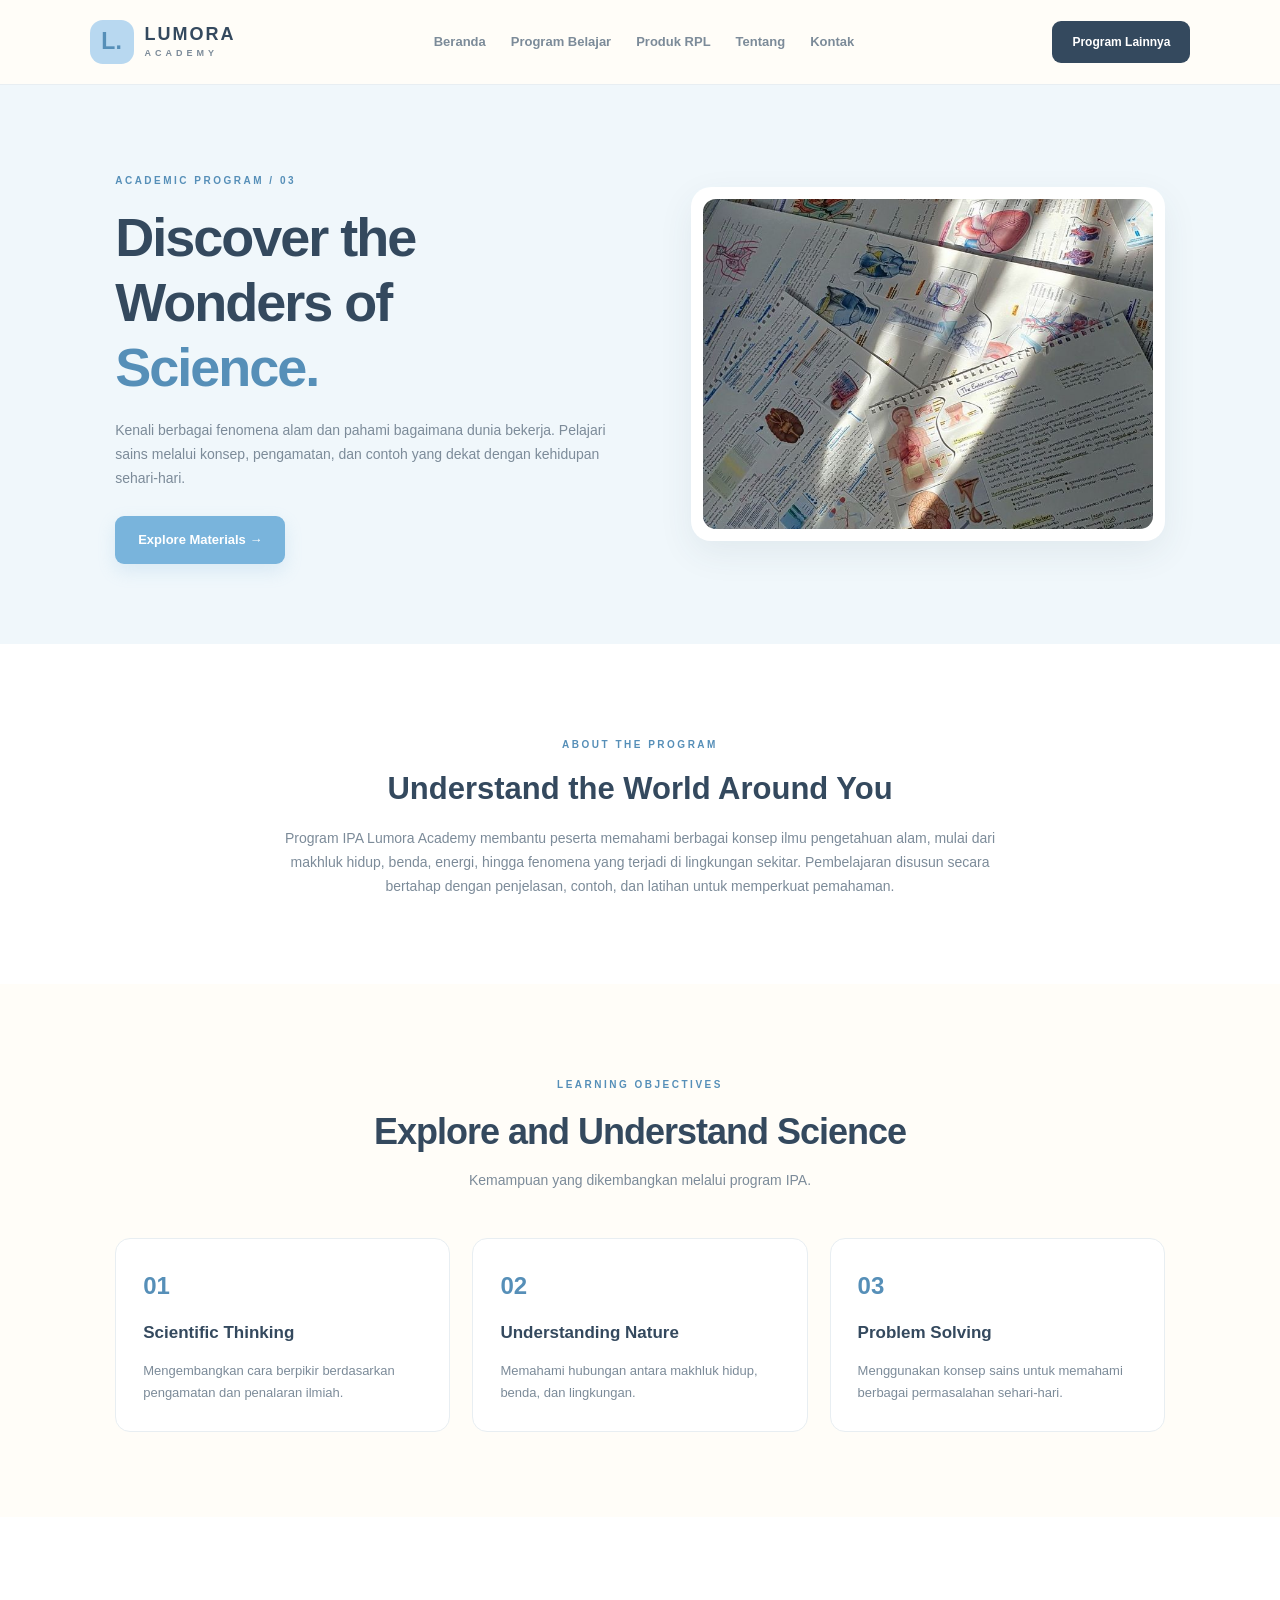
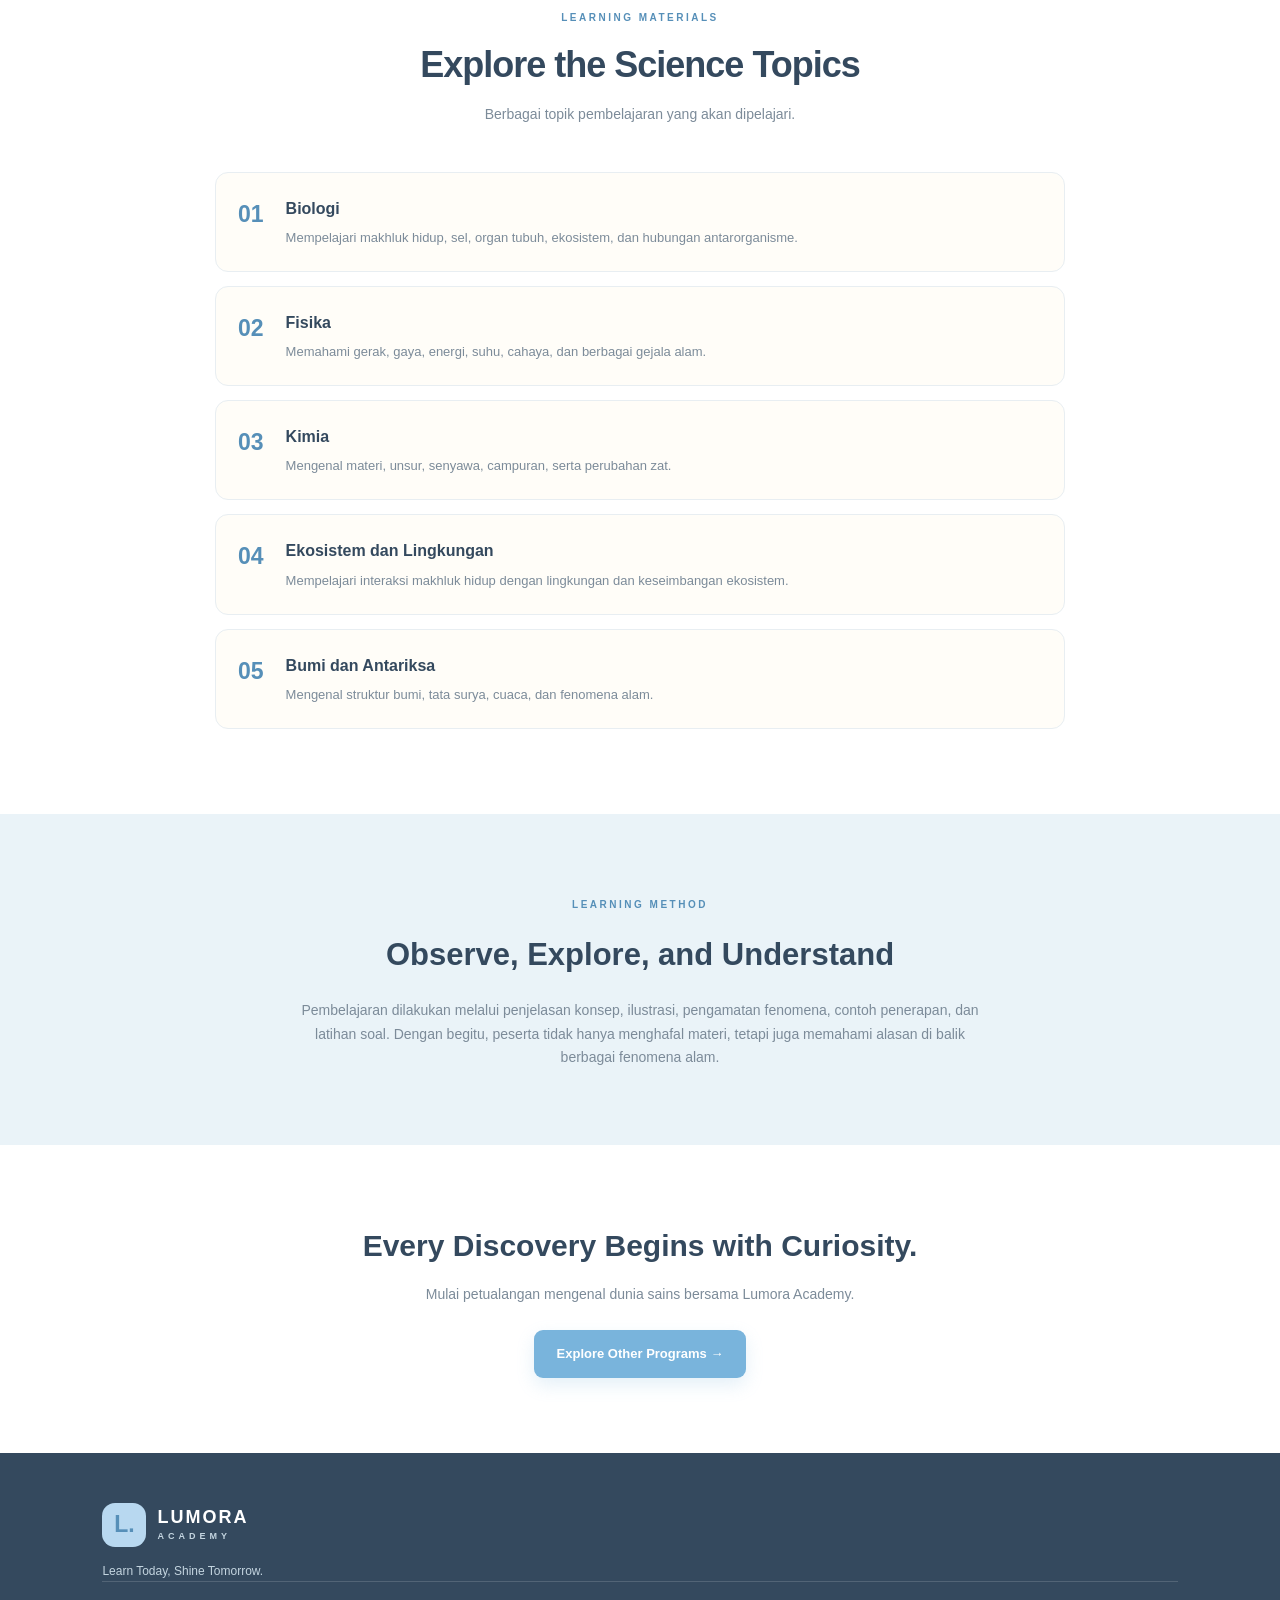
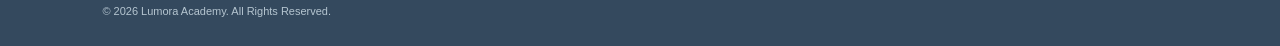
<file: pages/ipa.html>
<!DOCTYPE html>
<html lang="id">
<head>
    <meta charset="UTF-8">
    <meta name="viewport" content="width=device-width, initial-scale=1.0">
    <title>IPA | Lumora Academy</title>
    <link rel="stylesheet" href="../style.css">
</head>
<body>

    <header class="navbar">
        <a href="../index.html" class="logo">
            <span class="logo-icon">L.</span>
            <span>
                <strong>LUMORA</strong>
                <small>ACADEMY</small>
            </span>
        </a>

        <nav>
            <a href="../index.html">Beranda</a>
            <a href="../index.html#program">Program Belajar</a>
            <a href="../index.html#rpl">Produk RPL</a>
            <a href="tentang.html">Tentang</a>
            <a href="kontak.html">Kontak</a>
        </nav>

        <a href="../index.html#program" class="nav-button">
            Program Lainnya
        </a>
    </header>

    <main>

        <section class="detail-hero">
            <div class="detail-content">
                <span class="eyebrow">ACADEMIC PROGRAM / 03</span>

                <h1>
                    Discover the Wonders
                    of <span>Science.</span>
                </h1>

                <p>
                    Kenali berbagai fenomena alam dan
                    pahami bagaimana dunia bekerja.
                    Pelajari sains melalui konsep,
                    pengamatan, dan contoh yang dekat
                    dengan kehidupan sehari-hari.
                </p>

                <a href="#materi" class="button-primary">
                    Explore Materials →
                </a>
            </div>

            <div class="detail-image">
                <img src="../images/ipa.jpg"
                     alt="Pembelajaran Ilmu Pengetahuan Alam">
            </div>
        </section>


        <section class="detail-description">
            <span class="eyebrow">ABOUT THE PROGRAM</span>

            <h2>Understand the World Around You</h2>

            <p>
                Program IPA Lumora Academy membantu peserta
                memahami berbagai konsep ilmu pengetahuan
                alam, mulai dari makhluk hidup, benda,
                energi, hingga fenomena yang terjadi
                di lingkungan sekitar.

                Pembelajaran disusun secara bertahap
                dengan penjelasan, contoh, dan latihan
                untuk memperkuat pemahaman.
            </p>
        </section>


        <section class="detail-objectives">
            <div class="section-heading">
                <span class="eyebrow">LEARNING OBJECTIVES</span>
                <h2>Explore and Understand Science</h2>
                <p>
                    Kemampuan yang dikembangkan
                    melalui program IPA.
                </p>
            </div>

            <div class="objective-grid">

                <div class="objective-card">
                    <span>01</span>
                    <h3>Scientific Thinking</h3>
                    <p>
                        Mengembangkan cara berpikir
                        berdasarkan pengamatan dan
                        penalaran ilmiah.
                    </p>
                </div>

                <div class="objective-card">
                    <span>02</span>
                    <h3>Understanding Nature</h3>
                    <p>
                        Memahami hubungan antara
                        makhluk hidup, benda, dan
                        lingkungan.
                    </p>
                </div>

                <div class="objective-card">
                    <span>03</span>
                    <h3>Problem Solving</h3>
                    <p>
                        Menggunakan konsep sains
                        untuk memahami berbagai
                        permasalahan sehari-hari.
                    </p>
                </div>

            </div>
        </section>


        <section class="detail-topics" id="materi">
            <div class="section-heading">
                <span class="eyebrow">LEARNING MATERIALS</span>
                <h2>Explore the Science Topics</h2>
                <p>
                    Berbagai topik pembelajaran
                    yang akan dipelajari.
                </p>
            </div>

            <div class="topic-list">

                <div class="topic-item">
                    <span>01</span>
                    <div>
                        <h3>Biologi</h3>
                        <p>
                            Mempelajari makhluk hidup,
                            sel, organ tubuh, ekosistem,
                            dan hubungan antarorganisme.
                        </p>
                    </div>
                </div>

                <div class="topic-item">
                    <span>02</span>
                    <div>
                        <h3>Fisika</h3>
                        <p>
                            Memahami gerak, gaya,
                            energi, suhu, cahaya,
                            dan berbagai gejala alam.
                        </p>
                    </div>
                </div>

                <div class="topic-item">
                    <span>03</span>
                    <div>
                        <h3>Kimia</h3>
                        <p>
                            Mengenal materi, unsur,
                            senyawa, campuran, serta
                            perubahan zat.
                        </p>
                    </div>
                </div>

                <div class="topic-item">
                    <span>04</span>
                    <div>
                        <h3>Ekosistem dan Lingkungan</h3>
                        <p>
                            Mempelajari interaksi
                            makhluk hidup dengan
                            lingkungan dan keseimbangan
                            ekosistem.
                        </p>
                    </div>
                </div>

                <div class="topic-item">
                    <span>05</span>
                    <div>
                        <h3>Bumi dan Antariksa</h3>
                        <p>
                            Mengenal struktur bumi,
                            tata surya, cuaca,
                            dan fenomena alam.
                        </p>
                    </div>
                </div>

            </div>
        </section>


        <section class="detail-method">
            <span class="eyebrow">LEARNING METHOD</span>

            <h2>Observe, Explore, and Understand</h2>

            <p>
                Pembelajaran dilakukan melalui
                penjelasan konsep, ilustrasi,
                pengamatan fenomena, contoh penerapan,
                dan latihan soal. Dengan begitu,
                peserta tidak hanya menghafal materi,
                tetapi juga memahami alasan di balik
                berbagai fenomena alam.
            </p>
        </section>


        <section class="detail-cta">
            <h2>Every Discovery Begins with Curiosity.</h2>

            <p>
                Mulai petualangan mengenal dunia sains
                bersama Lumora Academy.
            </p>

            <a href="../index.html#program" class="button-primary">
                Explore Other Programs →
            </a>
        </section>

    </main>


    <footer class="footer">
        <div class="footer-brand">
            <a href="../index.html" class="logo">
                <span class="logo-icon">L.</span>
                <span>
                    <strong>LUMORA</strong>
                    <small>ACADEMY</small>
                </span>
            </a>

            <p>Learn Today, Shine Tomorrow.</p>
        </div>

        <div class="footer-bottom">
            © 2026 Lumora Academy. All Rights Reserved.
        </div>
    </footer>

</body>
</html>
</file>
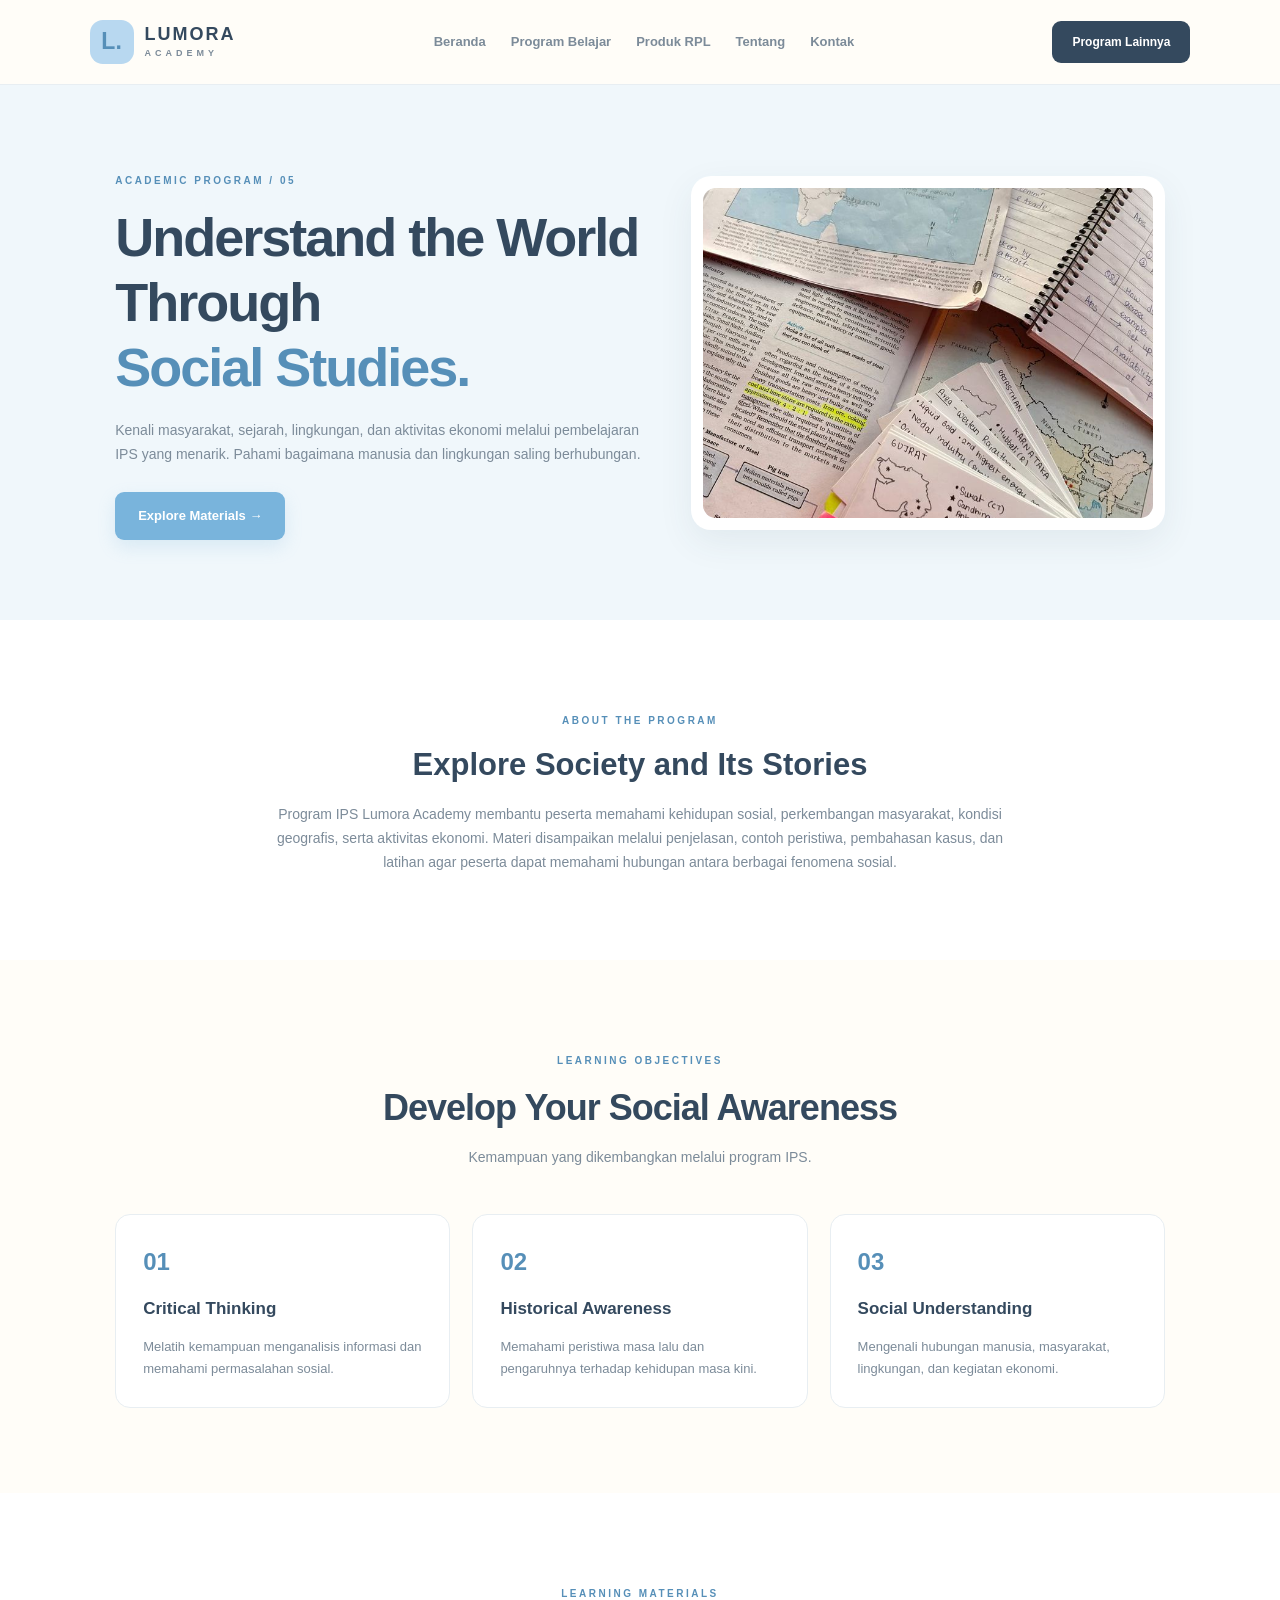
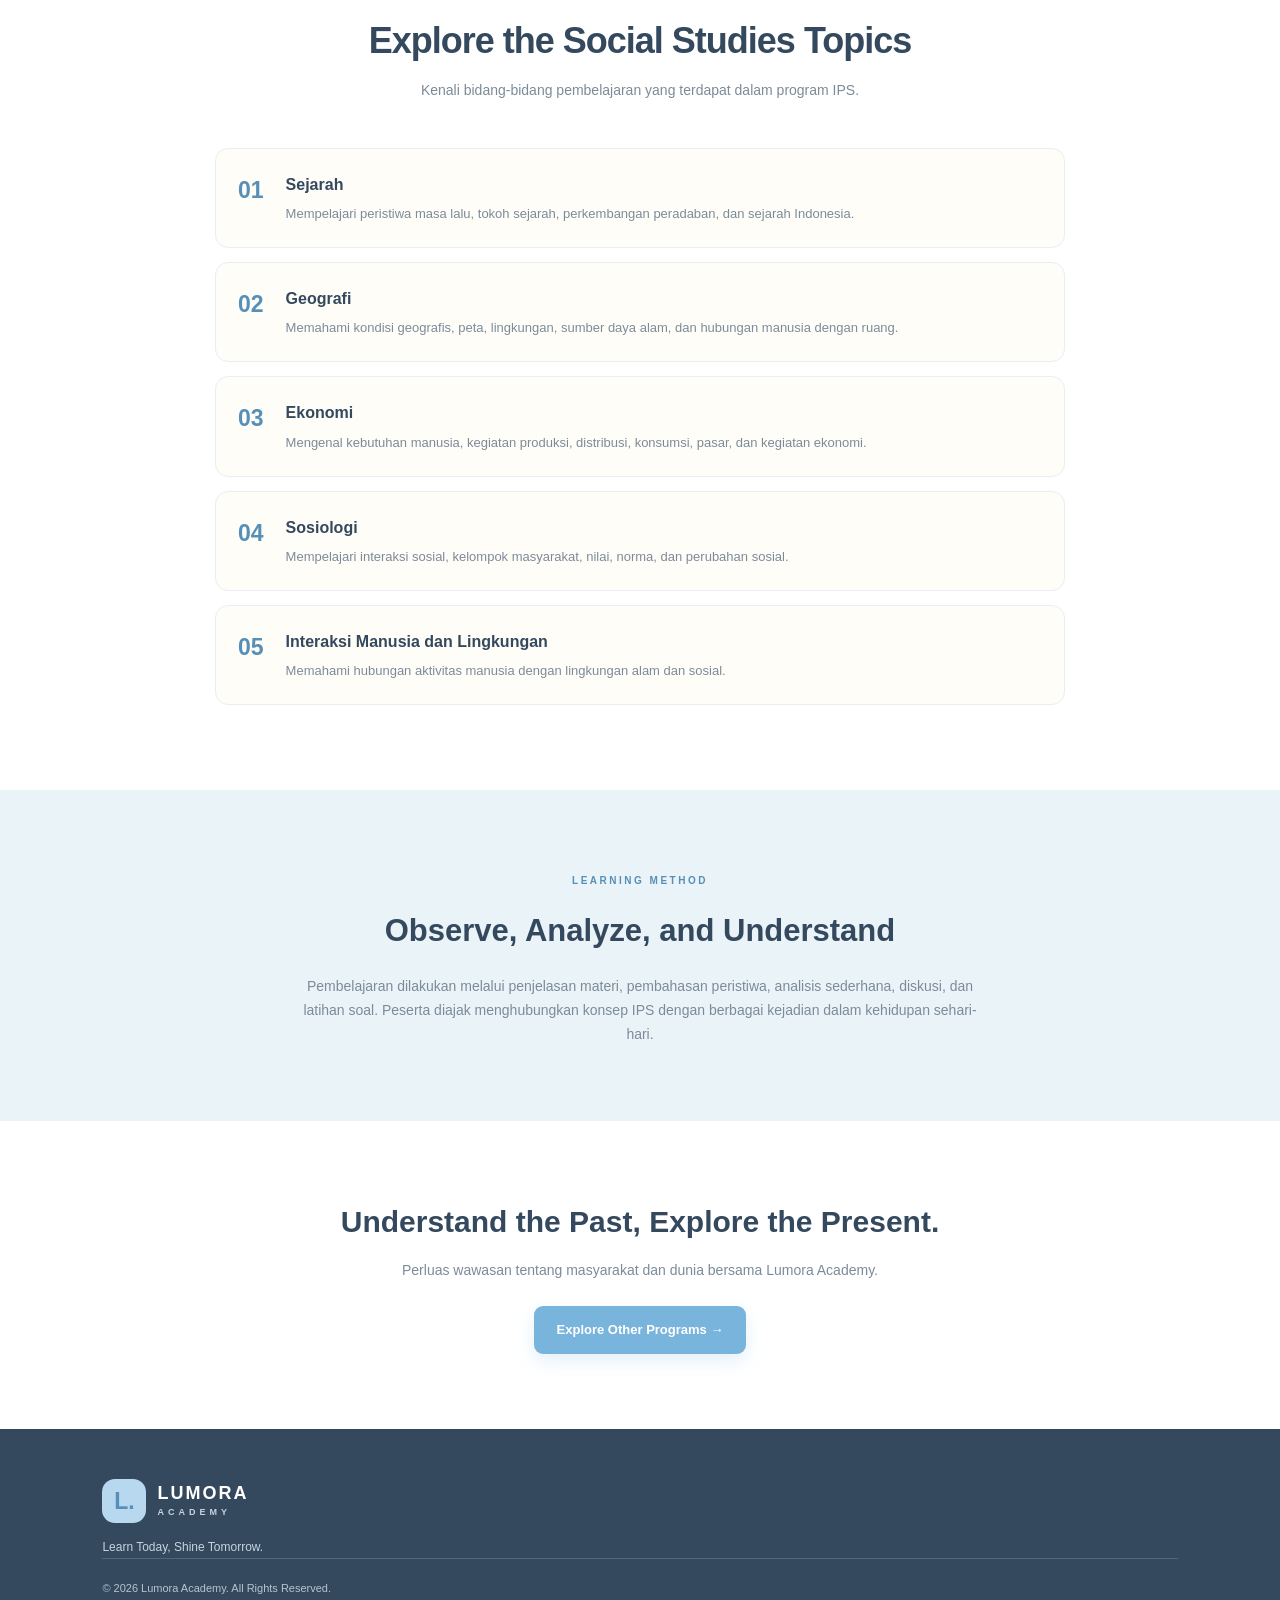
<file: pages/ips.html>
<!DOCTYPE html>
<html lang="id">
<head>
    <meta charset="UTF-8">
    <meta name="viewport" content="width=device-width, initial-scale=1.0">
    <title>IPS | Lumora Academy</title>
    <link rel="stylesheet" href="../style.css">
</head>
<body>

    <!-- NAVBAR -->
    <header class="navbar">
        <a href="../index.html" class="logo">
            <span class="logo-icon">L.</span>
            <span>
                <strong>LUMORA</strong>
                <small>ACADEMY</small>
            </span>
        </a>

        <nav>
            <a href="../index.html">Beranda</a>
            <a href="../index.html#program">Program Belajar</a>
            <a href="../index.html#rpl">Produk RPL</a>
            <a href="tentang.html">Tentang</a>
            <a href="kontak.html">Kontak</a>
        </nav>

        <a href="../index.html#program" class="nav-button">
            Program Lainnya
        </a>
    </header>


    <main>

        <!-- HERO -->
        <section class="detail-hero">

            <div class="detail-content">
                <span class="eyebrow">
                    ACADEMIC PROGRAM / 05
                </span>

                <h1>
                    Understand the World
                    Through <span>Social Studies.</span>
                </h1>

                <p>
                    Kenali masyarakat, sejarah, lingkungan,
                    dan aktivitas ekonomi melalui pembelajaran
                    IPS yang menarik. Pahami bagaimana manusia
                    dan lingkungan saling berhubungan.
                </p>

                <a href="#materi" class="button-primary">
                    Explore Materials →
                </a>
            </div>

            <div class="detail-image">
                <img src="../images/ips.jpg"
                     alt="Pembelajaran Ilmu Pengetahuan Sosial">
            </div>

        </section>


        <!-- DESCRIPTION -->
        <section class="detail-description">

            <span class="eyebrow">ABOUT THE PROGRAM</span>

            <h2>Explore Society and Its Stories</h2>

            <p>
                Program IPS Lumora Academy membantu peserta
                memahami kehidupan sosial, perkembangan
                masyarakat, kondisi geografis, serta
                aktivitas ekonomi.

                Materi disampaikan melalui penjelasan,
                contoh peristiwa, pembahasan kasus,
                dan latihan agar peserta dapat memahami
                hubungan antara berbagai fenomena sosial.
            </p>

        </section>


        <!-- OBJECTIVES -->
        <section class="detail-objectives">

            <div class="section-heading">
                <span class="eyebrow">LEARNING OBJECTIVES</span>
                <h2>Develop Your Social Awareness</h2>
                <p>
                    Kemampuan yang dikembangkan
                    melalui program IPS.
                </p>
            </div>

            <div class="objective-grid">

                <div class="objective-card">
                    <span>01</span>
                    <h3>Critical Thinking</h3>
                    <p>
                        Melatih kemampuan menganalisis
                        informasi dan memahami
                        permasalahan sosial.
                    </p>
                </div>

                <div class="objective-card">
                    <span>02</span>
                    <h3>Historical Awareness</h3>
                    <p>
                        Memahami peristiwa masa lalu
                        dan pengaruhnya terhadap
                        kehidupan masa kini.
                    </p>
                </div>

                <div class="objective-card">
                    <span>03</span>
                    <h3>Social Understanding</h3>
                    <p>
                        Mengenali hubungan manusia,
                        masyarakat, lingkungan,
                        dan kegiatan ekonomi.
                    </p>
                </div>

            </div>

        </section>


        <!-- MATERIALS -->
        <section class="detail-topics" id="materi">

            <div class="section-heading">
                <span class="eyebrow">LEARNING MATERIALS</span>
                <h2>Explore the Social Studies Topics</h2>
                <p>
                    Kenali bidang-bidang pembelajaran
                    yang terdapat dalam program IPS.
                </p>
            </div>

            <div class="topic-list">

                <div class="topic-item">
                    <span>01</span>
                    <div>
                        <h3>Sejarah</h3>
                        <p>
                            Mempelajari peristiwa masa lalu,
                            tokoh sejarah, perkembangan
                            peradaban, dan sejarah Indonesia.
                        </p>
                    </div>
                </div>

                <div class="topic-item">
                    <span>02</span>
                    <div>
                        <h3>Geografi</h3>
                        <p>
                            Memahami kondisi geografis,
                            peta, lingkungan, sumber daya alam,
                            dan hubungan manusia dengan ruang.
                        </p>
                    </div>
                </div>

                <div class="topic-item">
                    <span>03</span>
                    <div>
                        <h3>Ekonomi</h3>
                        <p>
                            Mengenal kebutuhan manusia,
                            kegiatan produksi, distribusi,
                            konsumsi, pasar, dan kegiatan ekonomi.
                        </p>
                    </div>
                </div>

                <div class="topic-item">
                    <span>04</span>
                    <div>
                        <h3>Sosiologi</h3>
                        <p>
                            Mempelajari interaksi sosial,
                            kelompok masyarakat, nilai,
                            norma, dan perubahan sosial.
                        </p>
                    </div>
                </div>

                <div class="topic-item">
                    <span>05</span>
                    <div>
                        <h3>Interaksi Manusia dan Lingkungan</h3>
                        <p>
                            Memahami hubungan aktivitas
                            manusia dengan lingkungan
                            alam dan sosial.
                        </p>
                    </div>
                </div>

            </div>

        </section>


        <!-- METHOD -->
        <section class="detail-method">

            <span class="eyebrow">LEARNING METHOD</span>

            <h2>Observe, Analyze, and Understand</h2>

            <p>
                Pembelajaran dilakukan melalui penjelasan
                materi, pembahasan peristiwa, analisis
                sederhana, diskusi, dan latihan soal.
                Peserta diajak menghubungkan konsep IPS
                dengan berbagai kejadian dalam kehidupan
                sehari-hari.
            </p>

        </section>


        <!-- CTA -->
        <section class="detail-cta">

            <h2>Understand the Past, Explore the Present.</h2>

            <p>
                Perluas wawasan tentang masyarakat
                dan dunia bersama Lumora Academy.
            </p>

            <a href="../index.html#program" class="button-primary">
                Explore Other Programs →
            </a>

        </section>

    </main>


    <!-- FOOTER -->
    <footer class="footer">

        <div class="footer-brand">
            <a href="../index.html" class="logo">
                <span class="logo-icon">L.</span>
                <span>
                    <strong>LUMORA</strong>
                    <small>ACADEMY</small>
                </span>
            </a>

            <p>Learn Today, Shine Tomorrow.</p>
        </div>

        <div class="footer-bottom">
            © 2026 Lumora Academy. All Rights Reserved.
        </div>

    </footer>

</body>
</html>
</file>
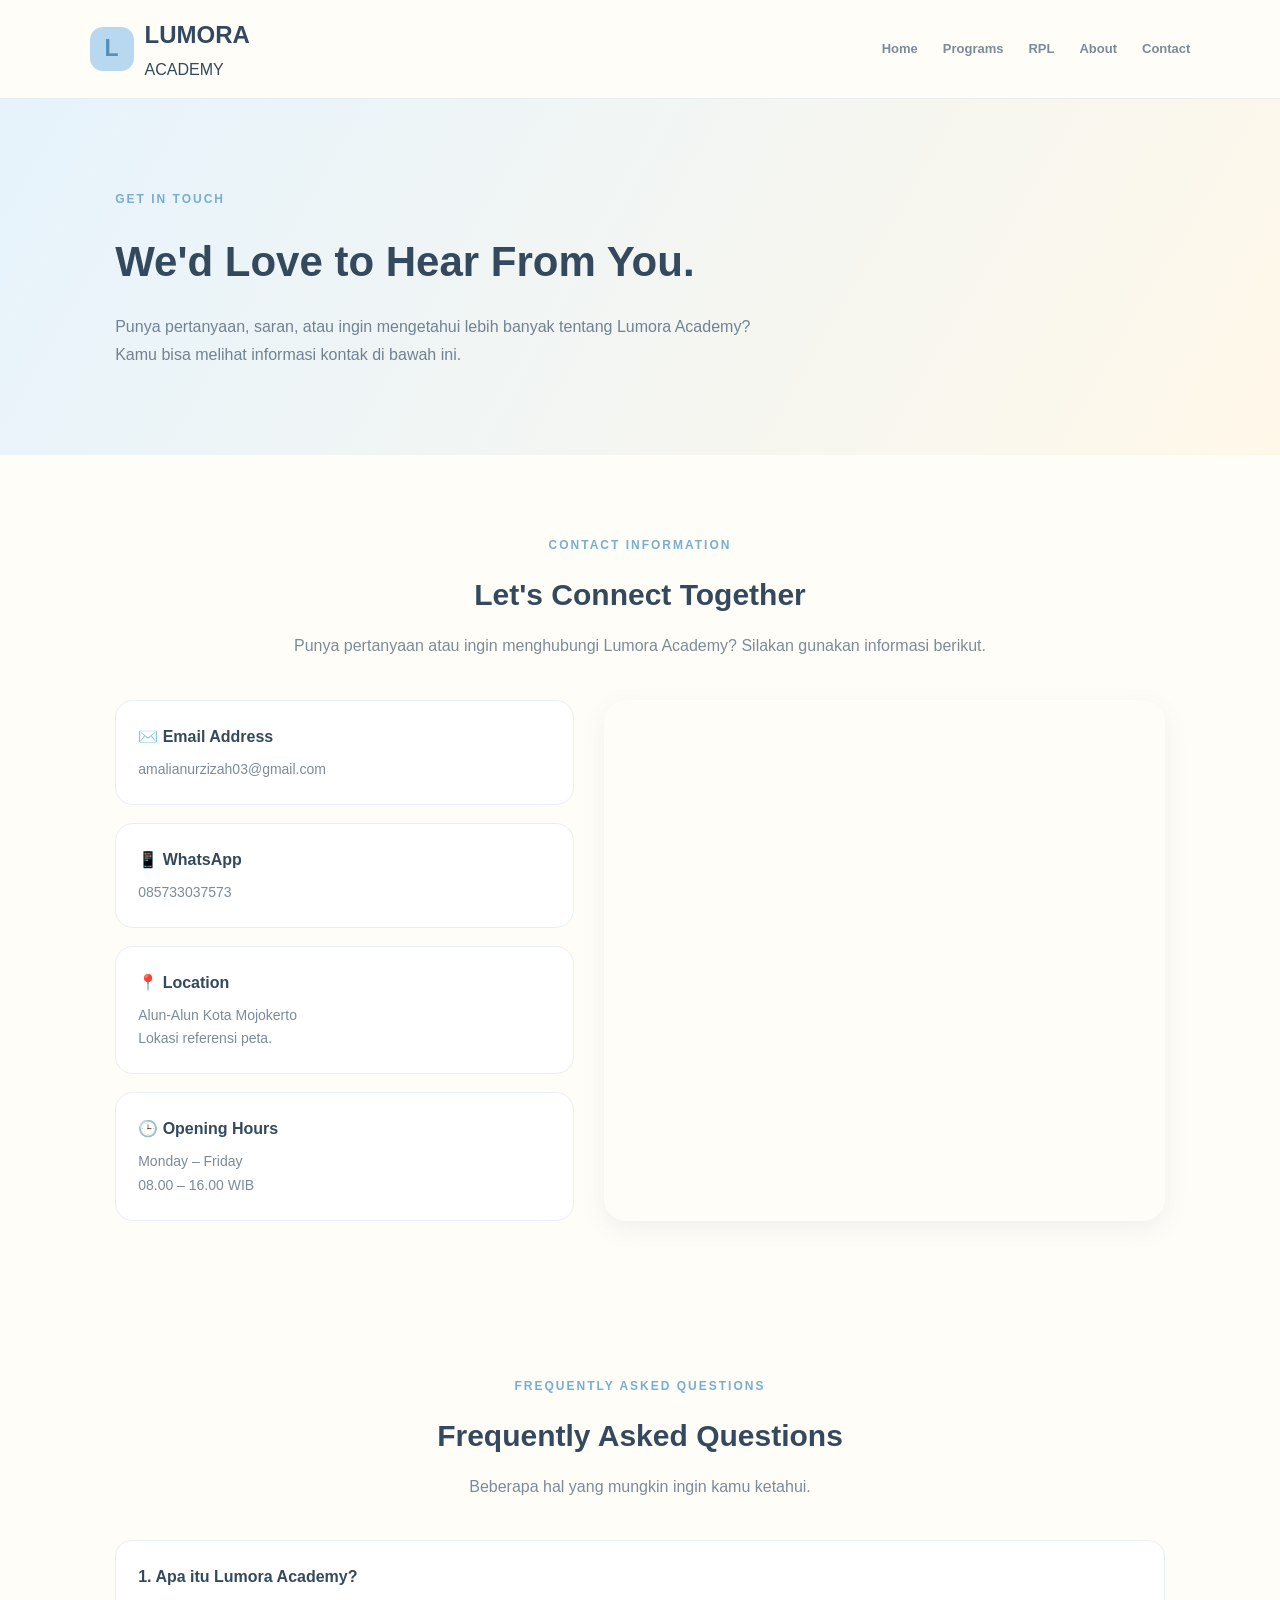
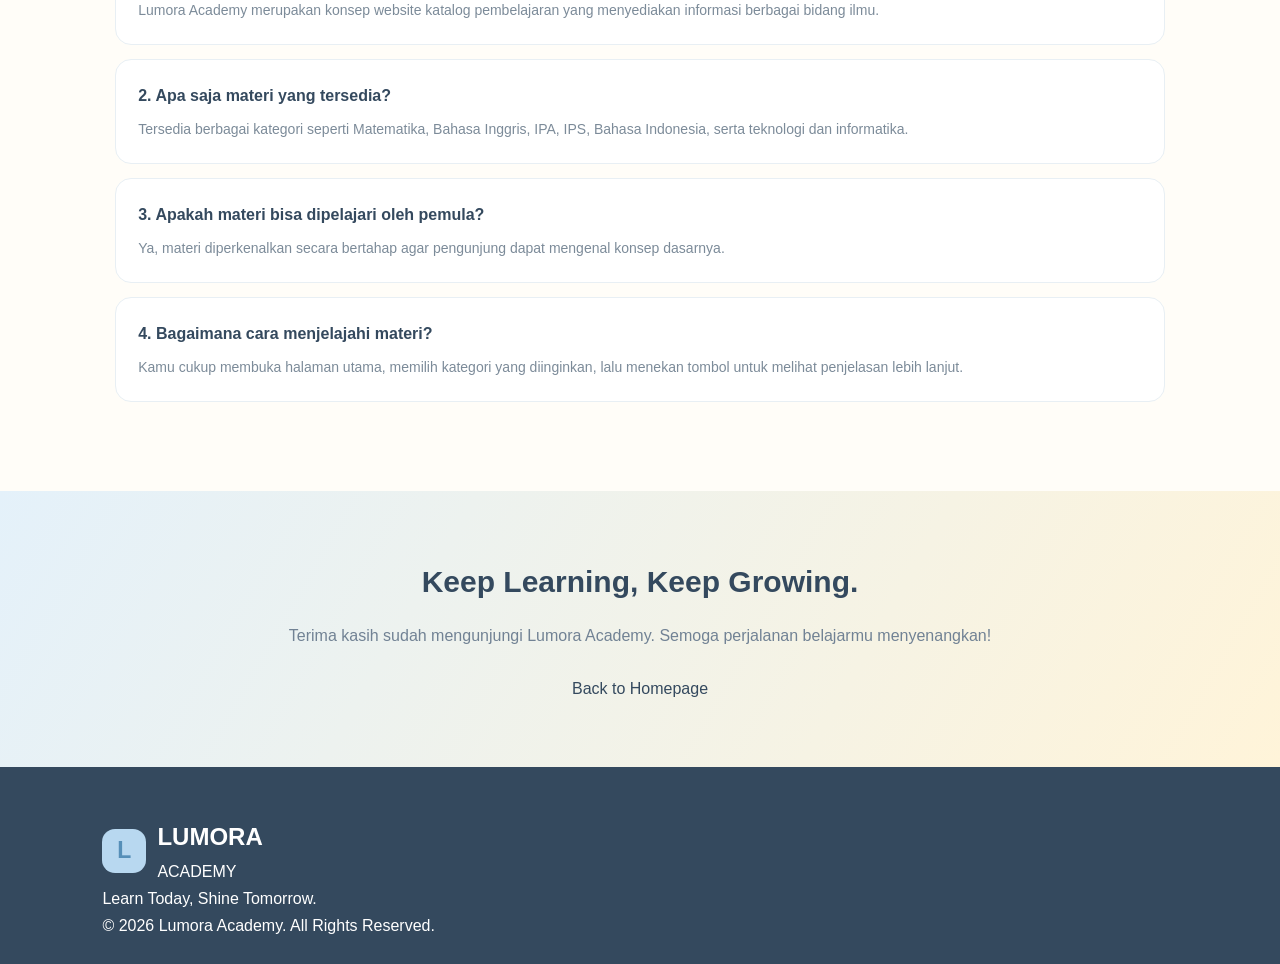
<file: pages/kontak.html>
<!DOCTYPE html>
<html lang="id">
<head>
    <meta charset="UTF-8">
    <meta name="viewport" content="width=device-width, initial-scale=1.0">
    <title>Kontak Kami | Lumora Academy</title>
    <link rel="stylesheet" href="../style.css">
</head>
<body>

<header class="navbar">
    <div class="logo">
        <span class="logo-icon">L</span>
        <div>
            <h2>LUMORA</h2>
            <p>ACADEMY</p>
        </div>
    </div>

    <nav>
        <a href="../index.html">Home</a>
        <a href="../index.html#program">Programs</a>
        <a href="rpl/index.html">RPL</a>
        <a href="tentang.html">About</a>
        <a href="kontak.html">Contact</a>
    </nav>
</header>

<!-- HERO -->
<section class="la-page-hero">
    <span class="la-label">GET IN TOUCH</span>

    <h1>We'd Love to Hear From You.</h1>

    <p>
        Punya pertanyaan, saran, atau ingin mengetahui lebih
        banyak tentang Lumora Academy? Kamu bisa melihat
        informasi kontak di bawah ini.
    </p>
</section>


<!-- CONTACT INFORMATION -->
<section class="la-section">

    <div class="la-section-heading">
        <span class="la-label">CONTACT INFORMATION</span>
        <h2>Let's Connect Together</h2>
        <p>
            Punya pertanyaan atau ingin menghubungi Lumora Academy?
            Silakan gunakan informasi berikut.
        </p>
    </div>

    <div class="la-contact-grid">

        <div class="la-contact-list">

            
<div class="la-contact-item">
    <h3>✉️ Email Address</h3>
    <p>
        <a
            href="https://mail.google.com/mail/?view=cm&fs=1&to=amalianurzizah03@gmail.com"
            target="_blank">
            amalianurzizah03@gmail.com
        </a>
    </p>
</div>

            <div class="la-contact-item">
                <h3>📱 WhatsApp</h3>
                <p>
                    <a href="https://wa.me/6285733037573"
                       target="_blank">
                        085733037573
                    </a>
                </p>
            </div>

            <div class="la-contact-item">
                <h3>📍 Location</h3>
                <p>
                    Alun-Alun Kota Mojokerto
                    <br>
                    Lokasi referensi peta.
                </p>
            </div>

            <div class="la-contact-item">
                <h3>🕒 Opening Hours</h3>
                <p>
                    Monday – Friday<br>
                    08.00 – 16.00 WIB
                </p>
            </div>

        </div>

        <!-- GOOGLE MAPS -->
        <div class="la-map">
            <iframe
                src="https://maps.google.com/maps?q=Alun-Alun%20Kota%20Mojokerto&t=&z=15&ie=UTF8&iwloc=&output=embed"
                width="100%"
                height="350"
                style="border:0;"
                loading="lazy"
                allowfullscreen>
            </iframe>
        </div>

    </div>
</section>

<!-- FAQ -->
<section class="la-section" style="background:#fffdf8;">

    <div class="la-section-heading">
        <span class="la-label">FREQUENTLY ASKED QUESTIONS</span>
        <h2>Frequently Asked Questions</h2>
        <p>Beberapa hal yang mungkin ingin kamu ketahui.</p>
    </div>

    <div class="la-faq-item">
        <h3>1. Apa itu Lumora Academy?</h3>
        <p>
            Lumora Academy merupakan konsep website katalog
            pembelajaran yang menyediakan informasi berbagai
            bidang ilmu.
        </p>
    </div>

    <div class="la-faq-item">
        <h3>2. Apa saja materi yang tersedia?</h3>
        <p>
            Tersedia berbagai kategori seperti Matematika,
            Bahasa Inggris, IPA, IPS, Bahasa Indonesia,
            serta teknologi dan informatika.
        </p>
    </div>

    <div class="la-faq-item">
        <h3>3. Apakah materi bisa dipelajari oleh pemula?</h3>
        <p>
            Ya, materi diperkenalkan secara bertahap agar
            pengunjung dapat mengenal konsep dasarnya.
        </p>
    </div>

    <div class="la-faq-item">
        <h3>4. Bagaimana cara menjelajahi materi?</h3>
        <p>
            Kamu cukup membuka halaman utama, memilih kategori
            yang diinginkan, lalu menekan tombol untuk
            melihat penjelasan lebih lanjut.
        </p>
    </div>

</section>

<!-- CTA -->
<section class="la-bottom-cta">
    <h2>Keep Learning, Keep Growing.</h2>

    <p>
        Terima kasih sudah mengunjungi Lumora Academy.
        Semoga perjalanan belajarmu menyenangkan!
    </p>

    <a href="../index.html" class="btn-primary">
        Back to Homepage
    </a>
</section>

<footer class="footer">
    <div class="logo">
        <span class="logo-icon">L</span>
        <div>
            <h2>LUMORA</h2>
            <p>ACADEMY</p>
        </div>
    </div>

    <p>Learn Today, Shine Tomorrow.</p>
    <p>© 2026 Lumora Academy. All Rights Reserved.</p>
</footer>

</body>
</html>
</file>
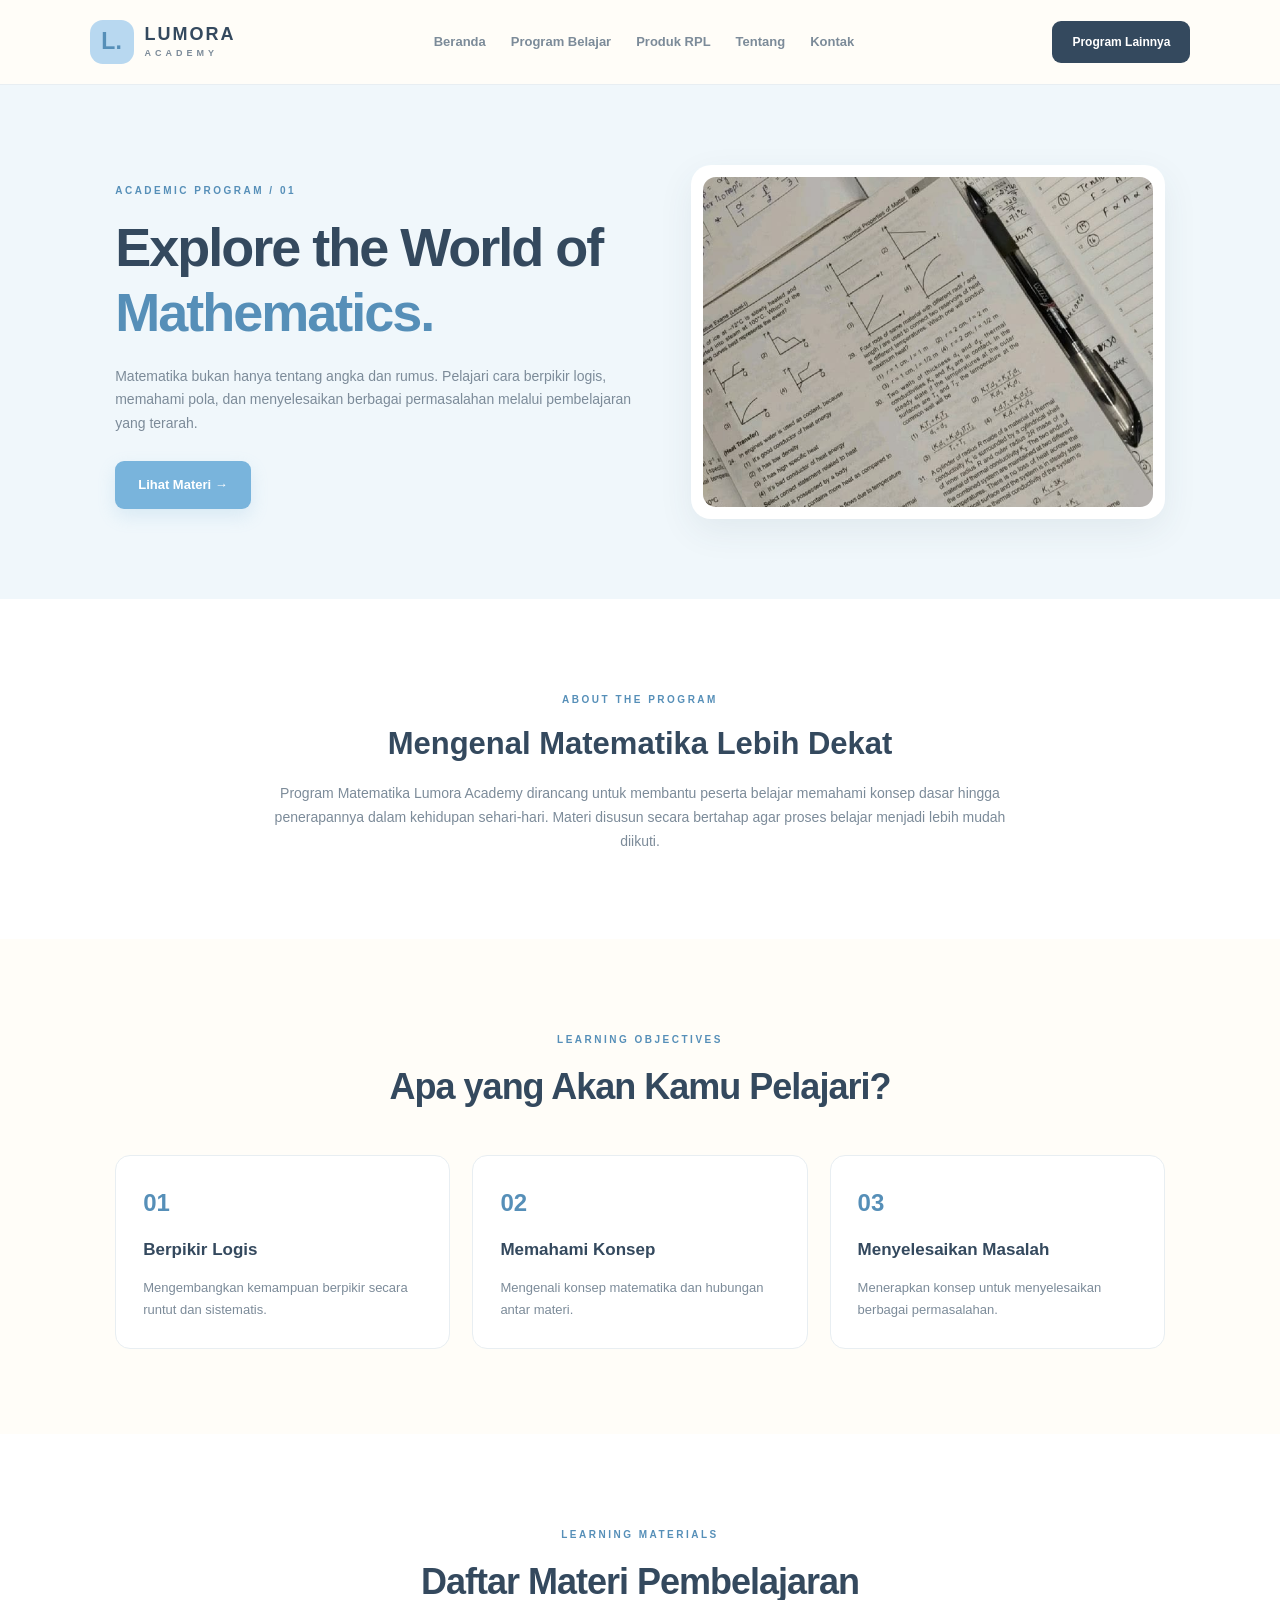
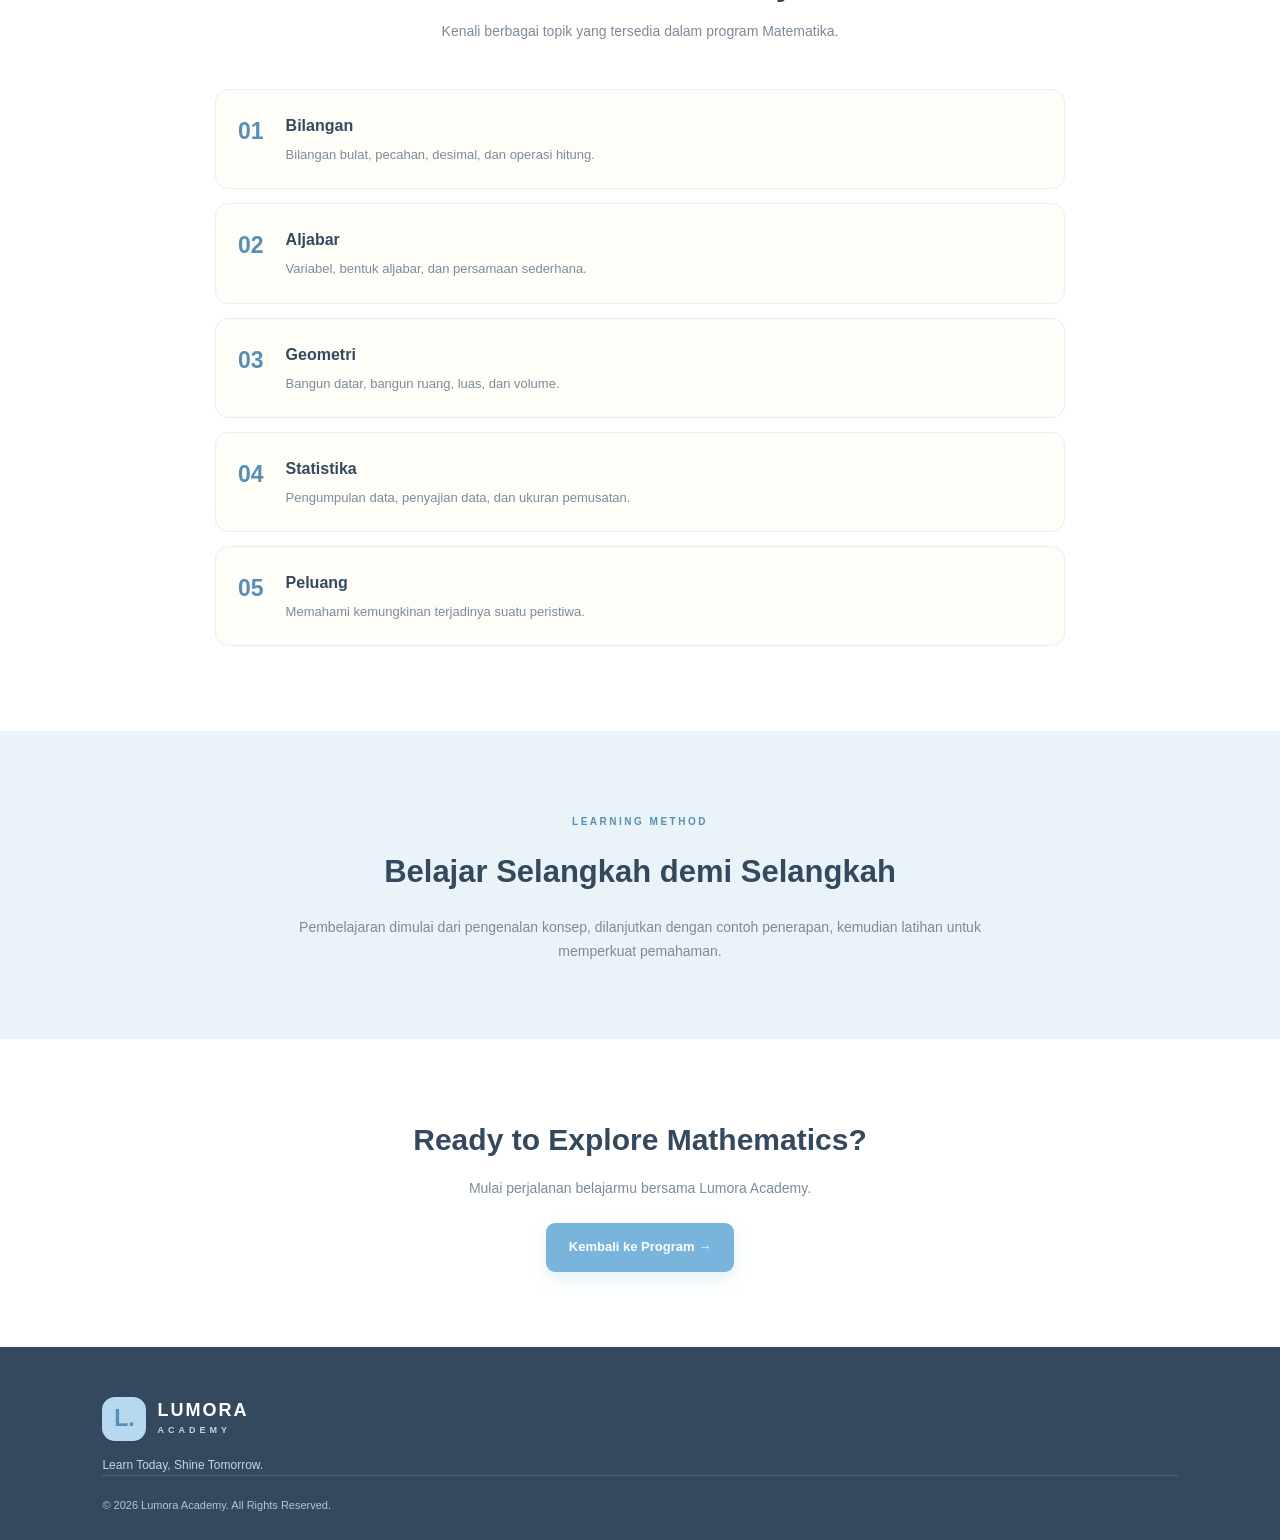
<file: pages/matematika.html>
<!DOCTYPE html>
<html lang="id">
<head>
    <meta charset="UTF-8">
    <meta name="viewport" content="width=device-width, initial-scale=1.0">
    <title>Matematika | Lumora Academy</title>
    <link rel="stylesheet" href="../style.css">
</head>
<body>

    <header class="navbar">
        <a href="../index.html" class="logo">
            <span class="logo-icon">L.</span>
            <span>
                <strong>LUMORA</strong>
                <small>ACADEMY</small>
            </span>
        </a>

        <nav>
            <a href="../index.html">Beranda</a>
            <a href="../index.html#program">Program Belajar</a>
            <a href="../index.html#rpl">Produk RPL</a>
            <a href="tentang.html">Tentang</a>
            <a href="kontak.html">Kontak</a>
        </nav>

        <a href="../index.html#program" class="nav-button">
            Program Lainnya
        </a>
    </header>


    <main>

        <section class="detail-hero">
            <div class="detail-content">
                <span class="eyebrow">ACADEMIC PROGRAM / 01</span>

                <h1>
                    Explore the World
                    of <span>Mathematics.</span>
                </h1>

                <p>
                    Matematika bukan hanya tentang angka dan rumus.
                    Pelajari cara berpikir logis, memahami pola,
                    dan menyelesaikan berbagai permasalahan
                    melalui pembelajaran yang terarah.
                </p>

                <a href="#materi" class="button-primary">
                    Lihat Materi →
                </a>
            </div>

            <div class="detail-image">
                <img src="../images/matematika.jpg"
                     alt="Pembelajaran Matematika">
            </div>
        </section>


        <section class="detail-description">
            <span class="eyebrow">ABOUT THE PROGRAM</span>

            <h2>Mengenal Matematika Lebih Dekat</h2>

            <p>
                Program Matematika Lumora Academy dirancang
                untuk membantu peserta belajar memahami
                konsep dasar hingga penerapannya dalam
                kehidupan sehari-hari.

                Materi disusun secara bertahap agar proses
                belajar menjadi lebih mudah diikuti.
            </p>
        </section>


        <section class="detail-objectives">
            <div class="section-heading">
                <span class="eyebrow">LEARNING OBJECTIVES</span>
                <h2>Apa yang Akan Kamu Pelajari?</h2>
            </div>

            <div class="objective-grid">

                <div class="objective-card">
                    <span>01</span>
                    <h3>Berpikir Logis</h3>
                    <p>
                        Mengembangkan kemampuan berpikir
                        secara runtut dan sistematis.
                    </p>
                </div>

                <div class="objective-card">
                    <span>02</span>
                    <h3>Memahami Konsep</h3>
                    <p>
                        Mengenali konsep matematika dan
                        hubungan antar materi.
                    </p>
                </div>

                <div class="objective-card">
                    <span>03</span>
                    <h3>Menyelesaikan Masalah</h3>
                    <p>
                        Menerapkan konsep untuk menyelesaikan
                        berbagai permasalahan.
                    </p>
                </div>

            </div>
        </section>


        <section class="detail-topics" id="materi">
            <div class="section-heading">
                <span class="eyebrow">LEARNING MATERIALS</span>
                <h2>Daftar Materi Pembelajaran</h2>
                <p>
                    Kenali berbagai topik yang tersedia
                    dalam program Matematika.
                </p>
            </div>

            <div class="topic-list">

                <div class="topic-item">
                    <span>01</span>
                    <div>
                        <h3>Bilangan</h3>
                        <p>
                            Bilangan bulat, pecahan, desimal,
                            dan operasi hitung.
                        </p>
                    </div>
                </div>

                <div class="topic-item">
                    <span>02</span>
                    <div>
                        <h3>Aljabar</h3>
                        <p>
                            Variabel, bentuk aljabar,
                            dan persamaan sederhana.
                        </p>
                    </div>
                </div>

                <div class="topic-item">
                    <span>03</span>
                    <div>
                        <h3>Geometri</h3>
                        <p>
                            Bangun datar, bangun ruang,
                            luas, dan volume.
                        </p>
                    </div>
                </div>

                <div class="topic-item">
                    <span>04</span>
                    <div>
                        <h3>Statistika</h3>
                        <p>
                            Pengumpulan data, penyajian data,
                            dan ukuran pemusatan.
                        </p>
                    </div>
                </div>

                <div class="topic-item">
                    <span>05</span>
                    <div>
                        <h3>Peluang</h3>
                        <p>
                            Memahami kemungkinan terjadinya
                            suatu peristiwa.
                        </p>
                    </div>
                </div>

            </div>
        </section>


        <section class="detail-method">
            <span class="eyebrow">LEARNING METHOD</span>
            <h2>Belajar Selangkah demi Selangkah</h2>

            <p>
                Pembelajaran dimulai dari pengenalan konsep,
                dilanjutkan dengan contoh penerapan,
                kemudian latihan untuk memperkuat pemahaman.
            </p>
        </section>


        <section class="detail-cta">
            <h2>Ready to Explore Mathematics?</h2>
            <p>
                Mulai perjalanan belajarmu bersama Lumora Academy.
            </p>
            <a href="../index.html#program" class="button-primary">
                Kembali ke Program →
            </a>
        </section>

    </main>


    <footer class="footer">
        <div class="footer-brand">
            <a href="../index.html" class="logo">
                <span class="logo-icon">L.</span>
                <span>
                    <strong>LUMORA</strong>
                    <small>ACADEMY</small>
                </span>
            </a>
            <p>Learn Today, Shine Tomorrow.</p>
        </div>

        <div class="footer-bottom">
            © 2026 Lumora Academy. All Rights Reserved.
        </div>
    </footer>

</body>
</html>
</file>
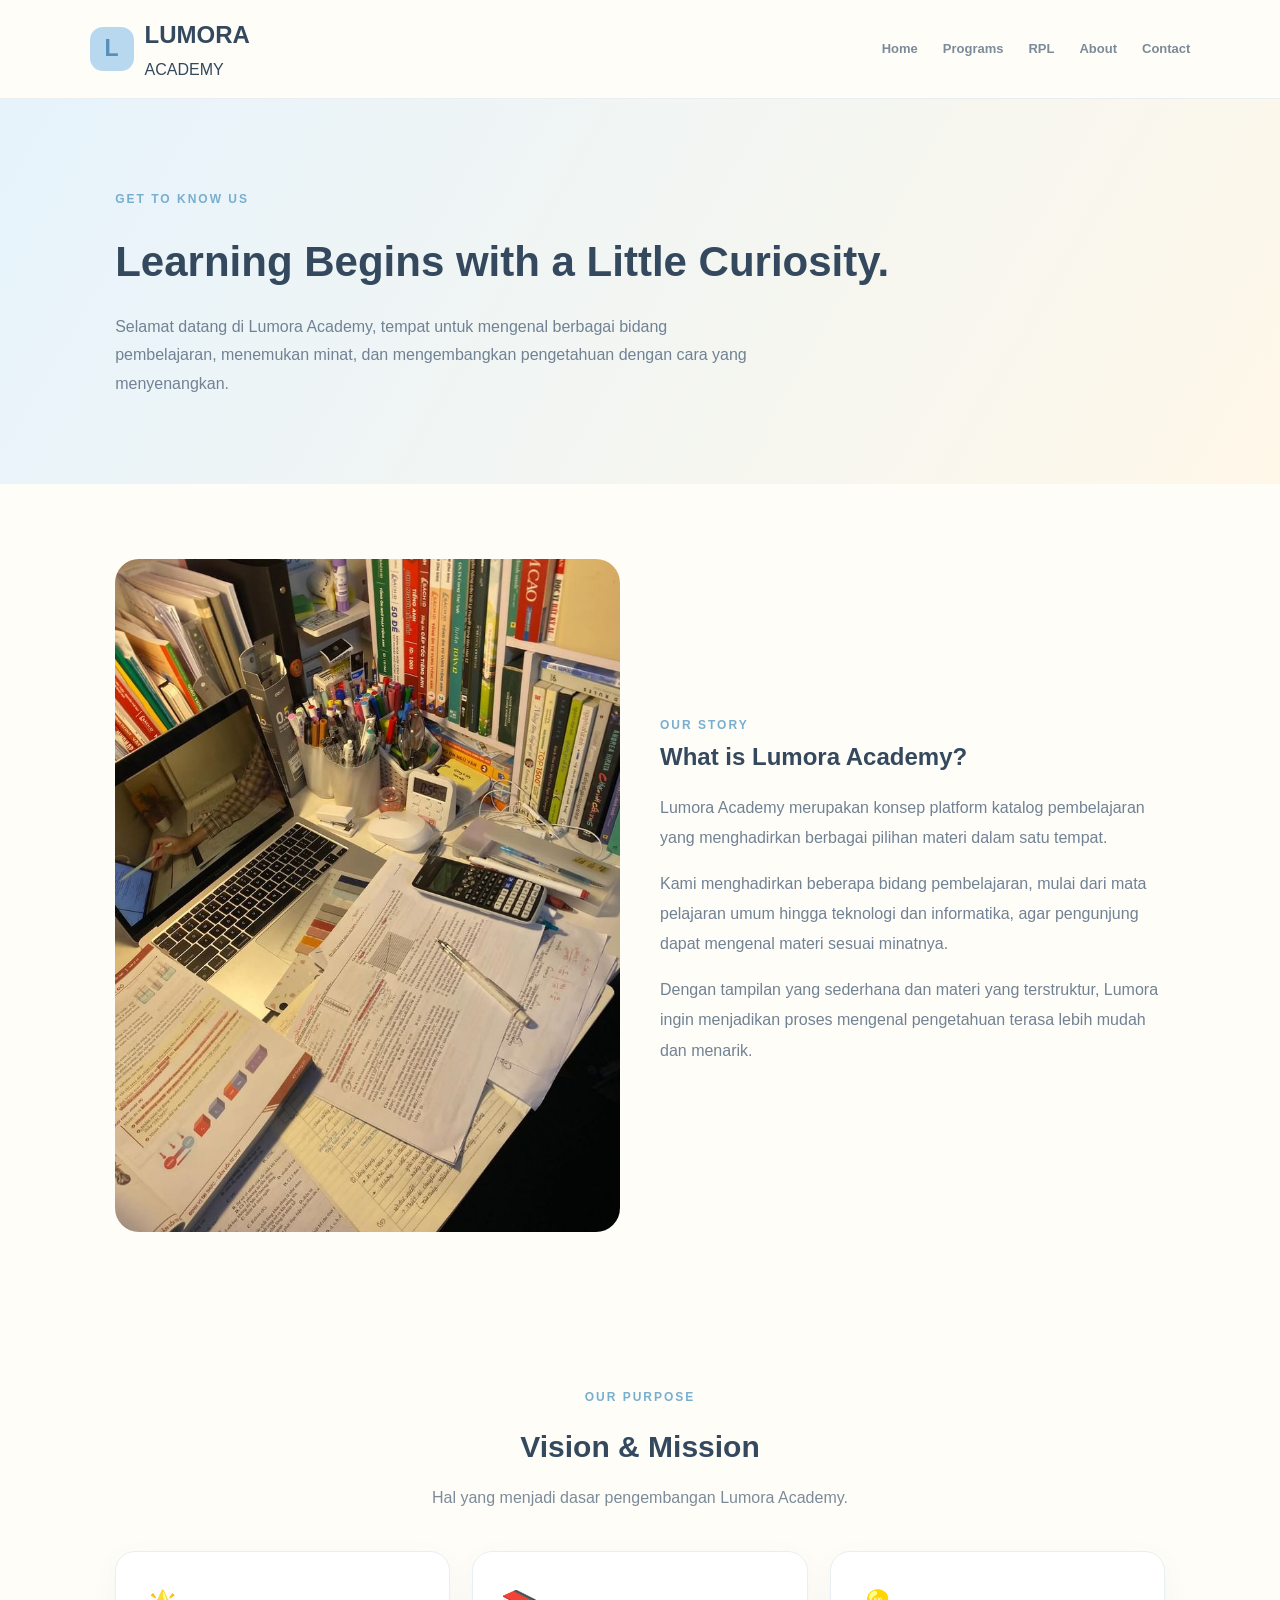
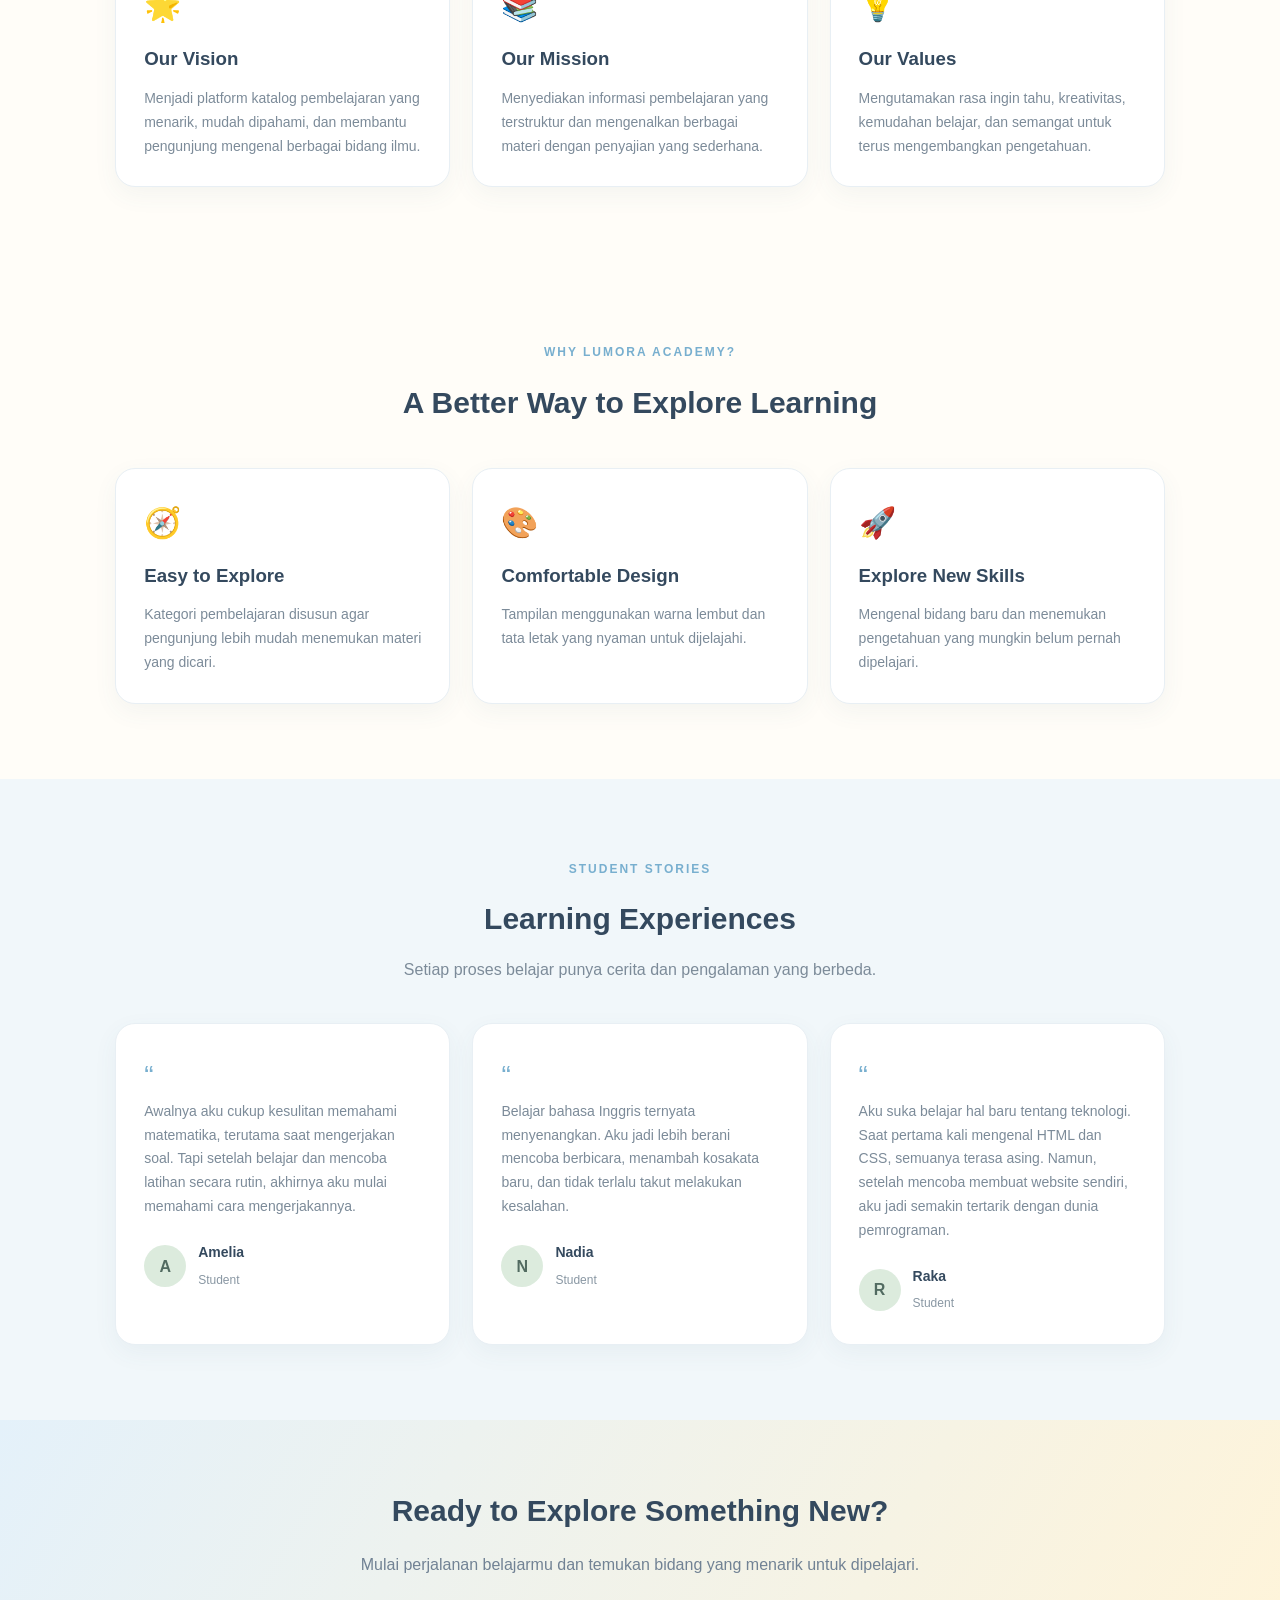
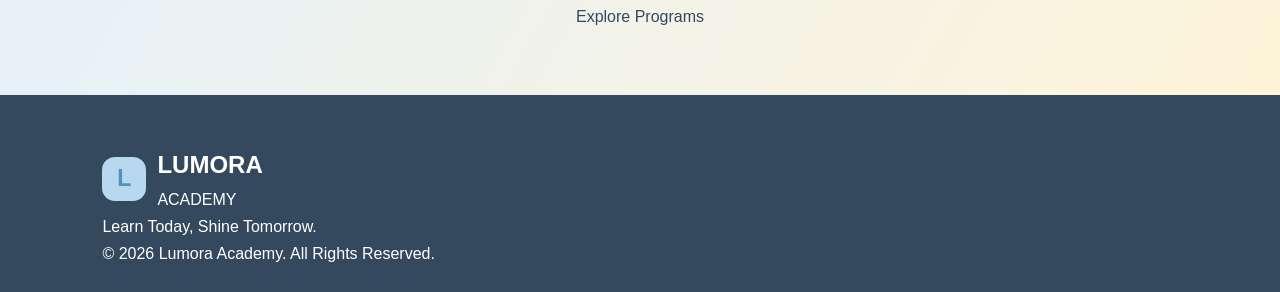
<file: pages/tentang.html>
<!DOCTYPE html>
<html lang="id">
<head>
    <meta charset="UTF-8">
    <meta name="viewport" content="width=device-width, initial-scale=1.0">
    <title>Tentang Kami | Lumora Academy</title>
    <link rel="stylesheet" href="../style.css">
</head>
<body>

<header class="navbar">
    <div class="logo">
        <span class="logo-icon">L</span>
        <div>
            <h2>LUMORA</h2>
            <p>ACADEMY</p>
        </div>
    </div>

    <nav>
        <a href="../index.html">Home</a>
        <a href="../index.html#program">Programs</a>
        <a href="rpl/index.html">RPL</a>
        <a href="tentang.html">About</a>
        <a href="kontak.html">Contact</a>
    </nav>
</header>

<!-- HERO -->
<section class="la-page-hero">
    <span class="la-label">GET TO KNOW US</span>

    <h1>Learning Begins with a Little Curiosity.</h1>

    <p>
        Selamat datang di Lumora Academy, tempat untuk mengenal
        berbagai bidang pembelajaran, menemukan minat, dan
        mengembangkan pengetahuan dengan cara yang menyenangkan.
    </p>
</section>

<!-- ABOUT -->
<section class="la-section">
    <div class="la-about-grid">

        <div>
            <img src="../images/hero-learning.jpg" alt="Suasana belajar">
        </div>

        <div class="la-about-text">
            <span class="la-label">OUR STORY</span>

            <h2>What is Lumora Academy?</h2>

            <p>
                Lumora Academy merupakan konsep platform katalog
                pembelajaran yang menghadirkan berbagai pilihan
                materi dalam satu tempat.
            </p>

            <p>
                Kami menghadirkan beberapa bidang pembelajaran,
                mulai dari mata pelajaran umum hingga teknologi
                dan informatika, agar pengunjung dapat mengenal
                materi sesuai minatnya.
            </p>

            <p>
                Dengan tampilan yang sederhana dan materi yang
                terstruktur, Lumora ingin menjadikan proses
                mengenal pengetahuan terasa lebih mudah dan menarik.
            </p>
        </div>

    </div>
</section>

<!-- VISION & MISSION -->
<section class="la-section" style="background:#fffdf8;">

    <div class="la-section-heading">
        <span class="la-label">OUR PURPOSE</span>
        <h2>Vision & Mission</h2>
        <p>Hal yang menjadi dasar pengembangan Lumora Academy.</p>
    </div>

    <div class="la-card-grid">

        <div class="la-info-card">
            <div class="la-card-icon">🌟</div>
            <h3>Our Vision</h3>
            <p>
                Menjadi platform katalog pembelajaran yang
                menarik, mudah dipahami, dan membantu pengunjung
                mengenal berbagai bidang ilmu.
            </p>
        </div>

        <div class="la-info-card">
            <div class="la-card-icon">📚</div>
            <h3>Our Mission</h3>
            <p>
                Menyediakan informasi pembelajaran yang
                terstruktur dan mengenalkan berbagai materi
                dengan penyajian yang sederhana.
            </p>
        </div>

        <div class="la-info-card">
            <div class="la-card-icon">💡</div>
            <h3>Our Values</h3>
            <p>
                Mengutamakan rasa ingin tahu, kreativitas,
                kemudahan belajar, dan semangat untuk terus
                mengembangkan pengetahuan.
            </p>
        </div>

    </div>
</section>

<!-- WHY US -->
<section class="la-section">

    <div class="la-section-heading">
        <span class="la-label">WHY LUMORA ACADEMY?</span>
        <h2>A Better Way to Explore Learning</h2>
    </div>

    <div class="la-card-grid">

        <div class="la-info-card">
            <div class="la-card-icon">🧭</div>
            <h3>Easy to Explore</h3>
            <p>
                Kategori pembelajaran disusun agar pengunjung
                lebih mudah menemukan materi yang dicari.
            </p>
        </div>

        <div class="la-info-card">
            <div class="la-card-icon">🎨</div>
            <h3>Comfortable Design</h3>
            <p>
                Tampilan menggunakan warna lembut dan tata
                letak yang nyaman untuk dijelajahi.
            </p>
        </div>

        <div class="la-info-card">
            <div class="la-card-icon">🚀</div>
            <h3>Explore New Skills</h3>
            <p>
                Mengenal bidang baru dan menemukan
                pengetahuan yang mungkin belum pernah dipelajari.
            </p>
        </div>

    </div>
</section>


<!-- TESTIMONIAL -->
<section class="la-section la-testimonials">

    <div class="la-section-heading">
        <span class="la-label">STUDENT STORIES</span>
        <h2>Learning Experiences</h2>
        <p>
            Setiap proses belajar punya cerita dan pengalaman
            yang berbeda.
        </p>
    </div>

    <div class="la-card-grid">

        <div class="la-info-card">
            <div class="la-quote">“</div>

            <p>
                Awalnya aku cukup kesulitan memahami matematika,
                terutama saat mengerjakan soal. Tapi setelah
                belajar dan mencoba latihan secara rutin,
                akhirnya aku mulai memahami cara mengerjakannya.
            </p>

            <div class="la-person">
                <div class="la-avatar">A</div>
                <div>
                    <h4>Amelia</h4>
                    <span>Student</span>
                </div>
            </div>
        </div>

        <div class="la-info-card">
            <div class="la-quote">“</div>

            <p>
                Belajar bahasa Inggris ternyata menyenangkan.
                Aku jadi lebih berani mencoba berbicara,
                menambah kosakata baru, dan tidak terlalu
                takut melakukan kesalahan.
            </p>

            <div class="la-person">
                <div class="la-avatar">N</div>
                <div>
                    <h4>Nadia</h4>
                    <span>Student</span>
                </div>
            </div>
        </div>

        <div class="la-info-card">
            <div class="la-quote">“</div>

            <p>
                Aku suka belajar hal baru tentang teknologi.
                Saat pertama kali mengenal HTML dan CSS,
                semuanya terasa asing. Namun, setelah
                mencoba membuat website sendiri, aku jadi
                semakin tertarik dengan dunia pemrograman.
            </p>

            <div class="la-person">
                <div class="la-avatar">R</div>
                <div>
                    <h4>Raka</h4>
                    <span>Student</span>
                </div>
            </div>
        </div>

    </div>
</section>

<!-- CTA -->
<section class="la-bottom-cta">
    <h2>Ready to Explore Something New?</h2>

    <p>
        Mulai perjalanan belajarmu dan temukan bidang
        yang menarik untuk dipelajari.
    </p>

    <a href="../index.html#program" class="btn-primary">
        Explore Programs
    </a>
</section>

<footer class="footer">
    <div class="logo">
        <span class="logo-icon">L</span>
        <div>
            <h2>LUMORA</h2>
            <p>ACADEMY</p>
        </div>
    </div>

    <p>Learn Today, Shine Tomorrow.</p>
    <p>© 2026 Lumora Academy. All Rights Reserved.</p>
</footer>

</body>
</html>
</file>
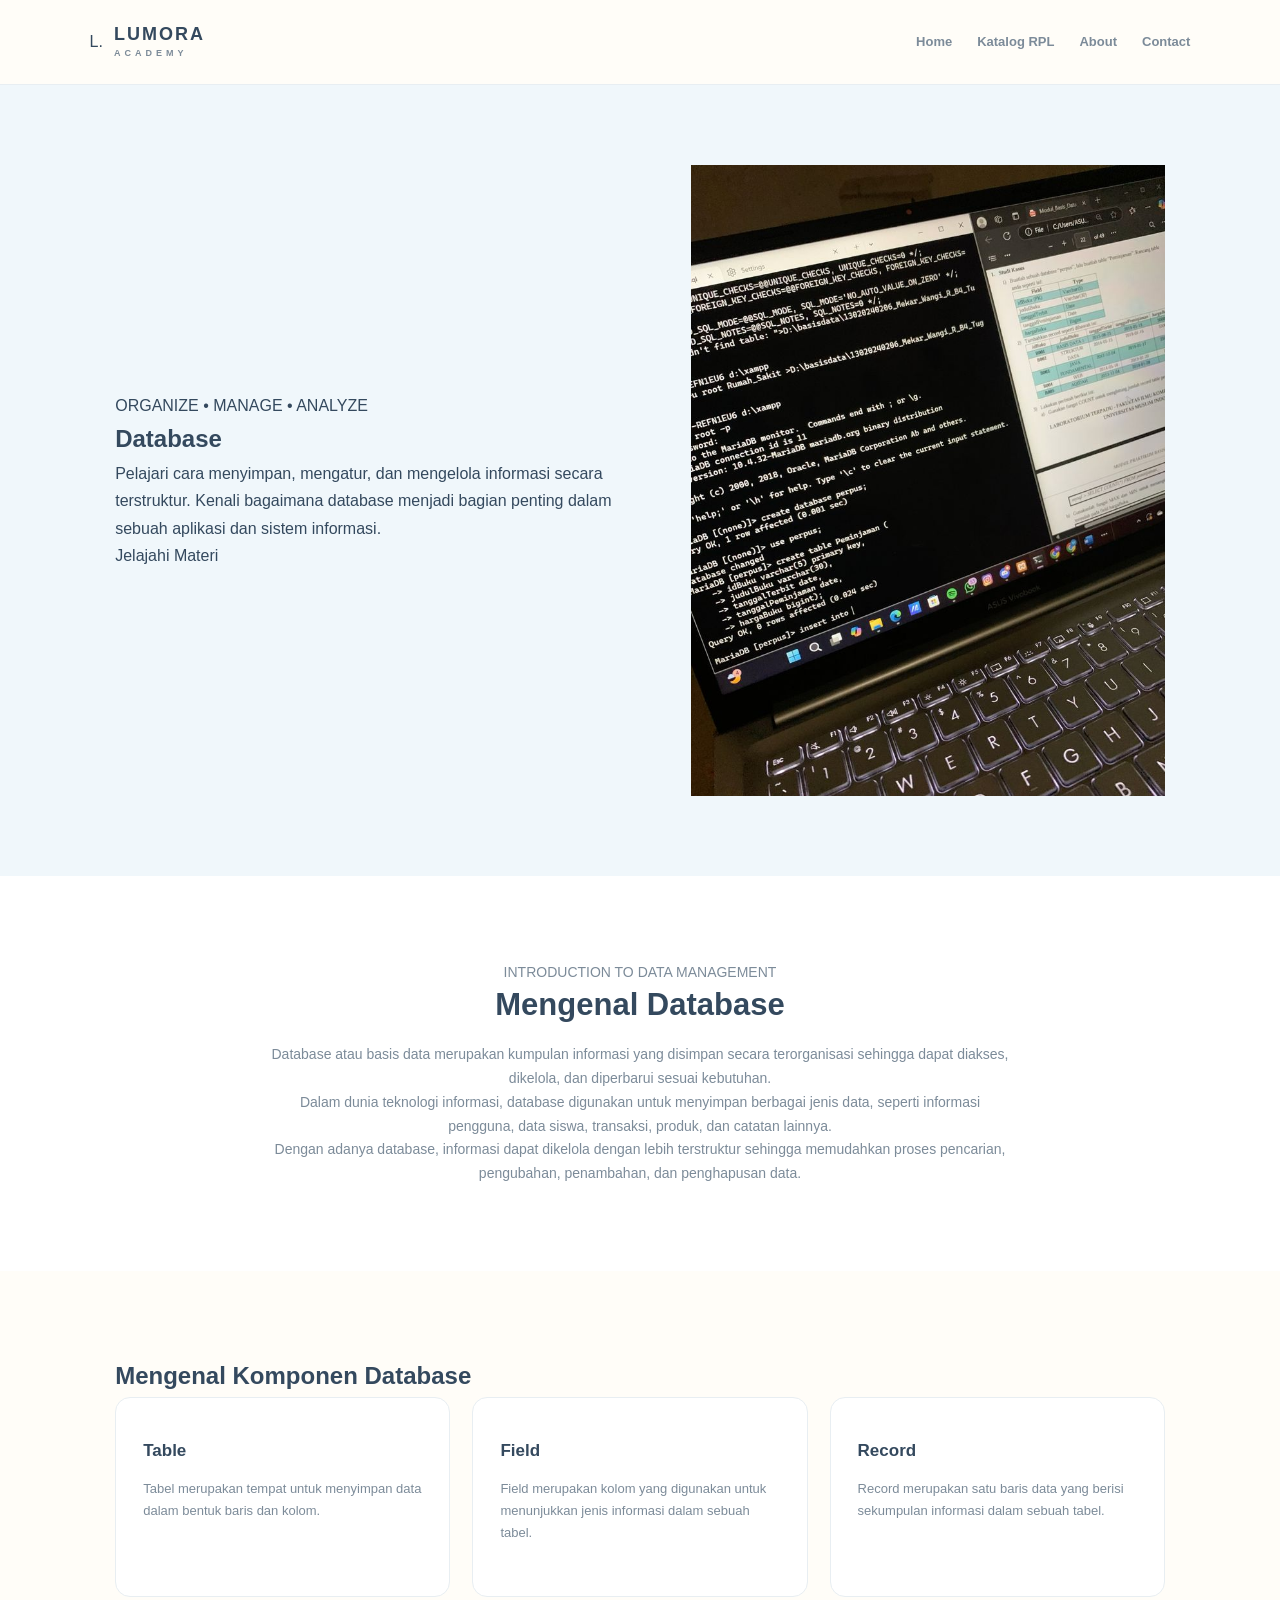
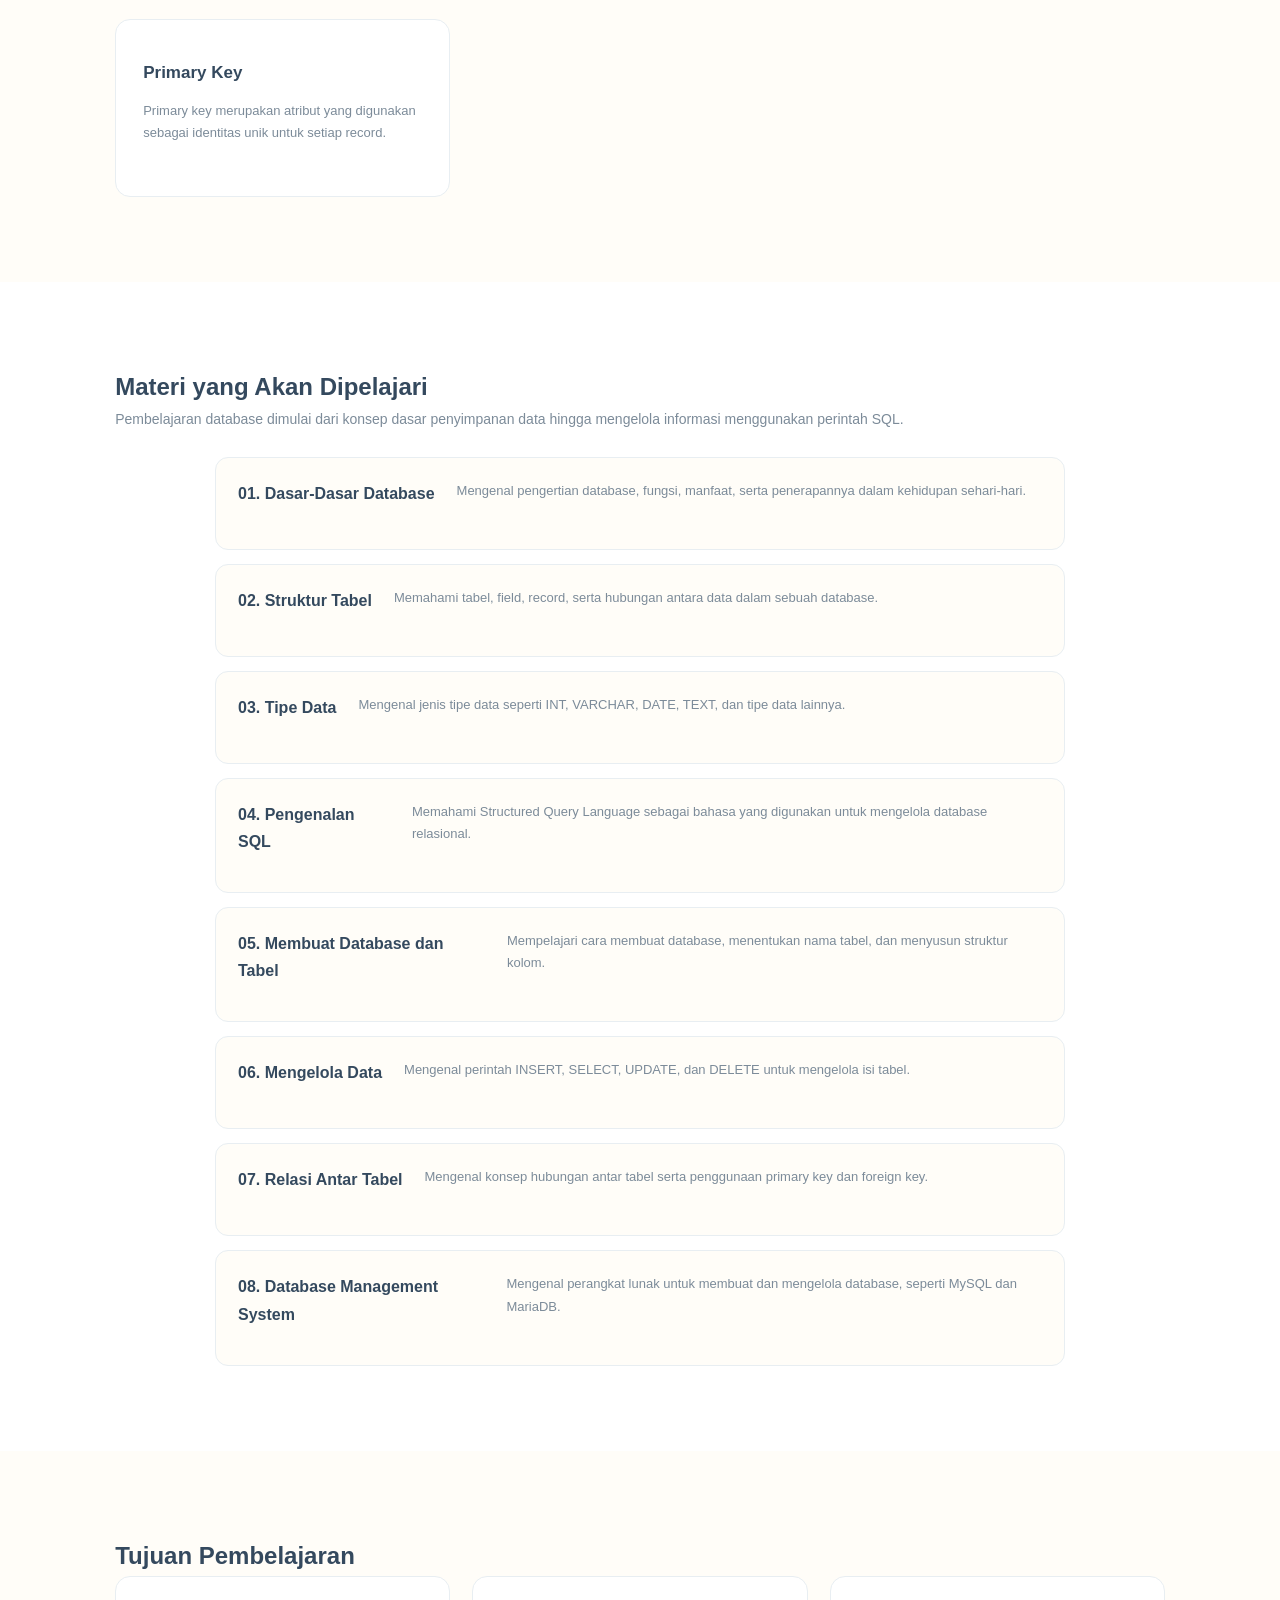
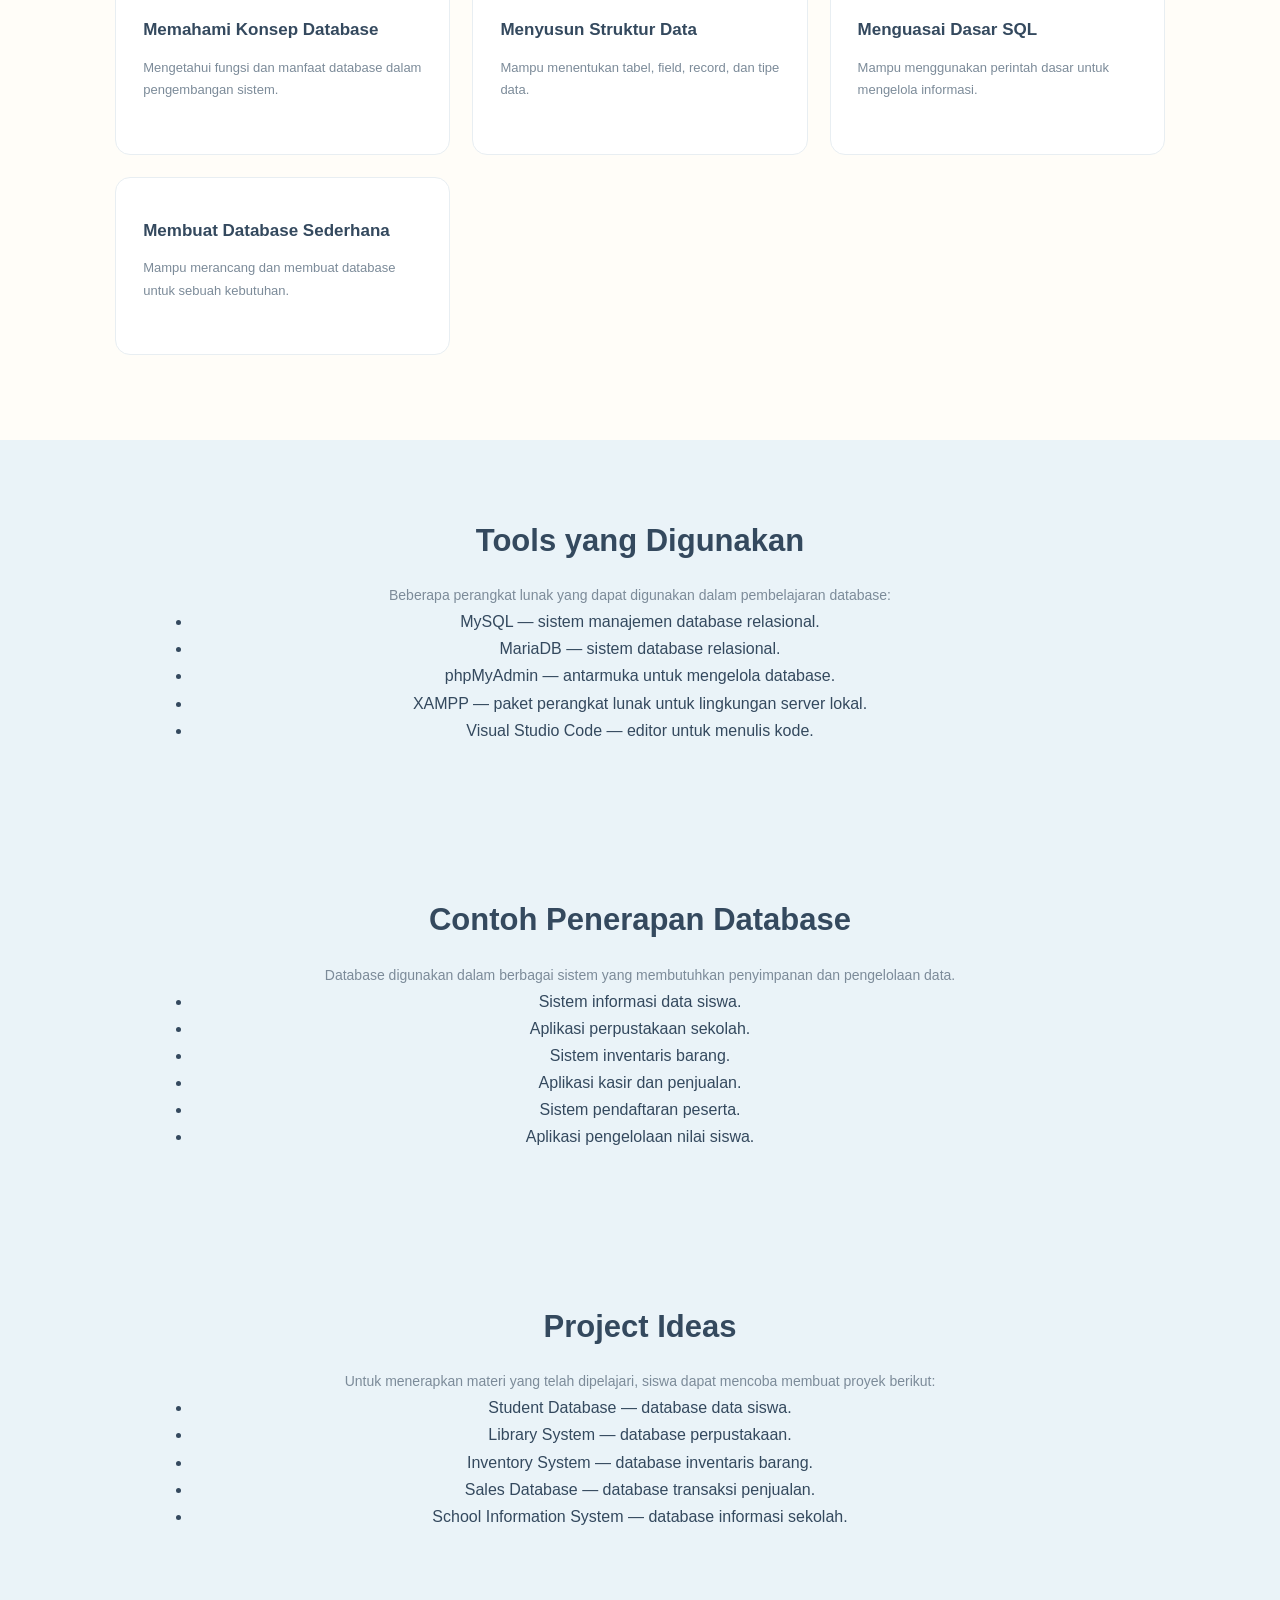
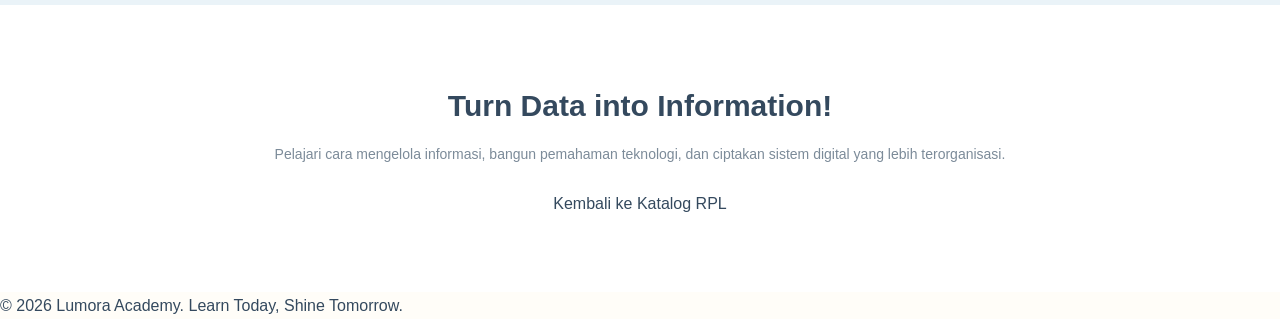
<file: pages/rpl/database.html>
<!DOCTYPE html>
<html lang="id">
<head>
    <meta charset="UTF-8">
    <meta name="viewport" content="width=device-width, initial-scale=1.0">
    <title>Database | Lumora Academy</title>

    <link rel="stylesheet" href="../../style.css">
</head>

<body>

<!-- NAVBAR -->
<header class="navbar">

    <a href="../../index.html" class="logo">
        <span>L.</span>
        <div>
            <strong>LUMORA</strong>
            <small>ACADEMY</small>
        </div>
    </a>

    <nav>
        <a href="../../index.html">Home</a>
        <a href="index.html">Katalog RPL</a>
        <a href="../tentang.html">About</a>
        <a href="../kontak.html">Contact</a>
    </nav>

</header>


<!-- HERO -->
<section class="detail-hero">

    <div>
        <p>ORGANIZE • MANAGE • ANALYZE</p>

        <h1>Database</h1>

        <p>
            Pelajari cara menyimpan, mengatur, dan mengelola
            informasi secara terstruktur. Kenali bagaimana
            database menjadi bagian penting dalam sebuah
            aplikasi dan sistem informasi.
        </p>

        <a href="#materi" class="btn-primary">
            Jelajahi Materi
        </a>
    </div>

    <img
        src="../../images/database.jpg"
        alt="Ilustrasi Database"
    >

</section>


<!-- PENGENALAN -->
<section class="detail-content">

    <div class="detail-description">

        <p>INTRODUCTION TO DATA MANAGEMENT</p>

        <h2>Mengenal Database</h2>

        <p>
            Database atau basis data merupakan kumpulan
            informasi yang disimpan secara terorganisasi
            sehingga dapat diakses, dikelola, dan diperbarui
            sesuai kebutuhan.
        </p>

        <p>
            Dalam dunia teknologi informasi, database
            digunakan untuk menyimpan berbagai jenis data,
            seperti informasi pengguna, data siswa,
            transaksi, produk, dan catatan lainnya.
        </p>

        <p>
            Dengan adanya database, informasi dapat
            dikelola dengan lebih terstruktur sehingga
            memudahkan proses pencarian, pengubahan,
            penambahan, dan penghapusan data.
        </p>

    </div>


    <!-- KOMPONEN DATABASE -->
    <div class="detail-objectives">

        <h2>Mengenal Komponen Database</h2>

        <div class="objective-grid">

            <div class="objective-card">

                <h3>Table</h3>

                <p>
                    Tabel merupakan tempat untuk menyimpan
                    data dalam bentuk baris dan kolom.
                </p>

            </div>


            <div class="objective-card">

                <h3>Field</h3>

                <p>
                    Field merupakan kolom yang digunakan
                    untuk menunjukkan jenis informasi
                    dalam sebuah tabel.
                </p>

            </div>


            <div class="objective-card">

                <h3>Record</h3>

                <p>
                    Record merupakan satu baris data
                    yang berisi sekumpulan informasi
                    dalam sebuah tabel.
                </p>

            </div>


            <div class="objective-card">

                <h3>Primary Key</h3>

                <p>
                    Primary key merupakan atribut yang
                    digunakan sebagai identitas unik
                    untuk setiap record.
                </p>

            </div>

        </div>

    </div>


    <!-- MATERI -->
    <div class="detail-topics" id="materi">

        <h2>Materi yang Akan Dipelajari</h2>

        <p>
            Pembelajaran database dimulai dari konsep
            dasar penyimpanan data hingga mengelola
            informasi menggunakan perintah SQL.
        </p>


        <div class="topic-list">

            <div class="topic-item">

                <h3>01. Dasar-Dasar Database</h3>

                <p>
                    Mengenal pengertian database,
                    fungsi, manfaat, serta penerapannya
                    dalam kehidupan sehari-hari.
                </p>

            </div>


            <div class="topic-item">

                <h3>02. Struktur Tabel</h3>

                <p>
                    Memahami tabel, field, record,
                    serta hubungan antara data
                    dalam sebuah database.
                </p>

            </div>


            <div class="topic-item">

                <h3>03. Tipe Data</h3>

                <p>
                    Mengenal jenis tipe data seperti
                    INT, VARCHAR, DATE, TEXT, dan
                    tipe data lainnya.
                </p>

            </div>


            <div class="topic-item">

                <h3>04. Pengenalan SQL</h3>

                <p>
                    Memahami Structured Query Language
                    sebagai bahasa yang digunakan untuk
                    mengelola database relasional.
                </p>

            </div>


            <div class="topic-item">

                <h3>05. Membuat Database dan Tabel</h3>

                <p>
                    Mempelajari cara membuat database,
                    menentukan nama tabel, dan
                    menyusun struktur kolom.
                </p>

            </div>


            <div class="topic-item">

                <h3>06. Mengelola Data</h3>

                <p>
                    Mengenal perintah INSERT, SELECT,
                    UPDATE, dan DELETE untuk mengelola
                    isi tabel.
                </p>

            </div>


            <div class="topic-item">

                <h3>07. Relasi Antar Tabel</h3>

                <p>
                    Mengenal konsep hubungan antar tabel
                    serta penggunaan primary key
                    dan foreign key.
                </p>

            </div>


            <div class="topic-item">

                <h3>08. Database Management System</h3>

                <p>
                    Mengenal perangkat lunak untuk
                    membuat dan mengelola database,
                    seperti MySQL dan MariaDB.
                </p>

            </div>

        </div>

    </div>


    <!-- TUJUAN -->
    <div class="detail-objectives">

        <h2>Tujuan Pembelajaran</h2>

        <div class="objective-grid">

            <div class="objective-card">

                <h3>Memahami Konsep Database</h3>

                <p>
                    Mengetahui fungsi dan manfaat
                    database dalam pengembangan sistem.
                </p>

            </div>


            <div class="objective-card">

                <h3>Menyusun Struktur Data</h3>

                <p>
                    Mampu menentukan tabel, field,
                    record, dan tipe data.
                </p>

            </div>


            <div class="objective-card">

                <h3>Menguasai Dasar SQL</h3>

                <p>
                    Mampu menggunakan perintah dasar
                    untuk mengelola informasi.
                </p>

            </div>


            <div class="objective-card">

                <h3>Membuat Database Sederhana</h3>

                <p>
                    Mampu merancang dan membuat
                    database untuk sebuah kebutuhan.
                </p>

            </div>

        </div>

    </div>


    <!-- TOOLS -->
    <div class="detail-method">

        <h2>Tools yang Digunakan</h2>

        <p>
            Beberapa perangkat lunak yang dapat digunakan
            dalam pembelajaran database:
        </p>

        <ul>
            <li>MySQL — sistem manajemen database relasional.</li>
            <li>MariaDB — sistem database relasional.</li>
            <li>phpMyAdmin — antarmuka untuk mengelola database.</li>
            <li>XAMPP — paket perangkat lunak untuk lingkungan server lokal.</li>
            <li>Visual Studio Code — editor untuk menulis kode.</li>
        </ul>

    </div>


    <!-- PENERAPAN -->
    <div class="detail-method">

        <h2>Contoh Penerapan Database</h2>

        <p>
            Database digunakan dalam berbagai sistem
            yang membutuhkan penyimpanan dan pengelolaan data.
        </p>

        <ul>
            <li>Sistem informasi data siswa.</li>
            <li>Aplikasi perpustakaan sekolah.</li>
            <li>Sistem inventaris barang.</li>
            <li>Aplikasi kasir dan penjualan.</li>
            <li>Sistem pendaftaran peserta.</li>
            <li>Aplikasi pengelolaan nilai siswa.</li>
        </ul>

    </div>


    <!-- PROJECT -->
    <div class="detail-method">

        <h2>Project Ideas</h2>

        <p>
            Untuk menerapkan materi yang telah dipelajari,
            siswa dapat mencoba membuat proyek berikut:
        </p>

        <ul>
            <li>Student Database — database data siswa.</li>
            <li>Library System — database perpustakaan.</li>
            <li>Inventory System — database inventaris barang.</li>
            <li>Sales Database — database transaksi penjualan.</li>
            <li>School Information System — database informasi sekolah.</li>
        </ul>

    </div>


    <!-- CTA -->
    <div class="detail-cta">

        <h2>Turn Data into Information!</h2>

        <p>
            Pelajari cara mengelola informasi,
            bangun pemahaman teknologi, dan ciptakan
            sistem digital yang lebih terorganisasi.
        </p>

        <a href="index.html">
            Kembali ke Katalog RPL
        </a>

    </div>

</section>


<!-- FOOTER -->
<footer>

    <p>
        © 2026 Lumora Academy.
        Learn Today, Shine Tomorrow.
    </p>

</footer>

</body>
</html>
</file>
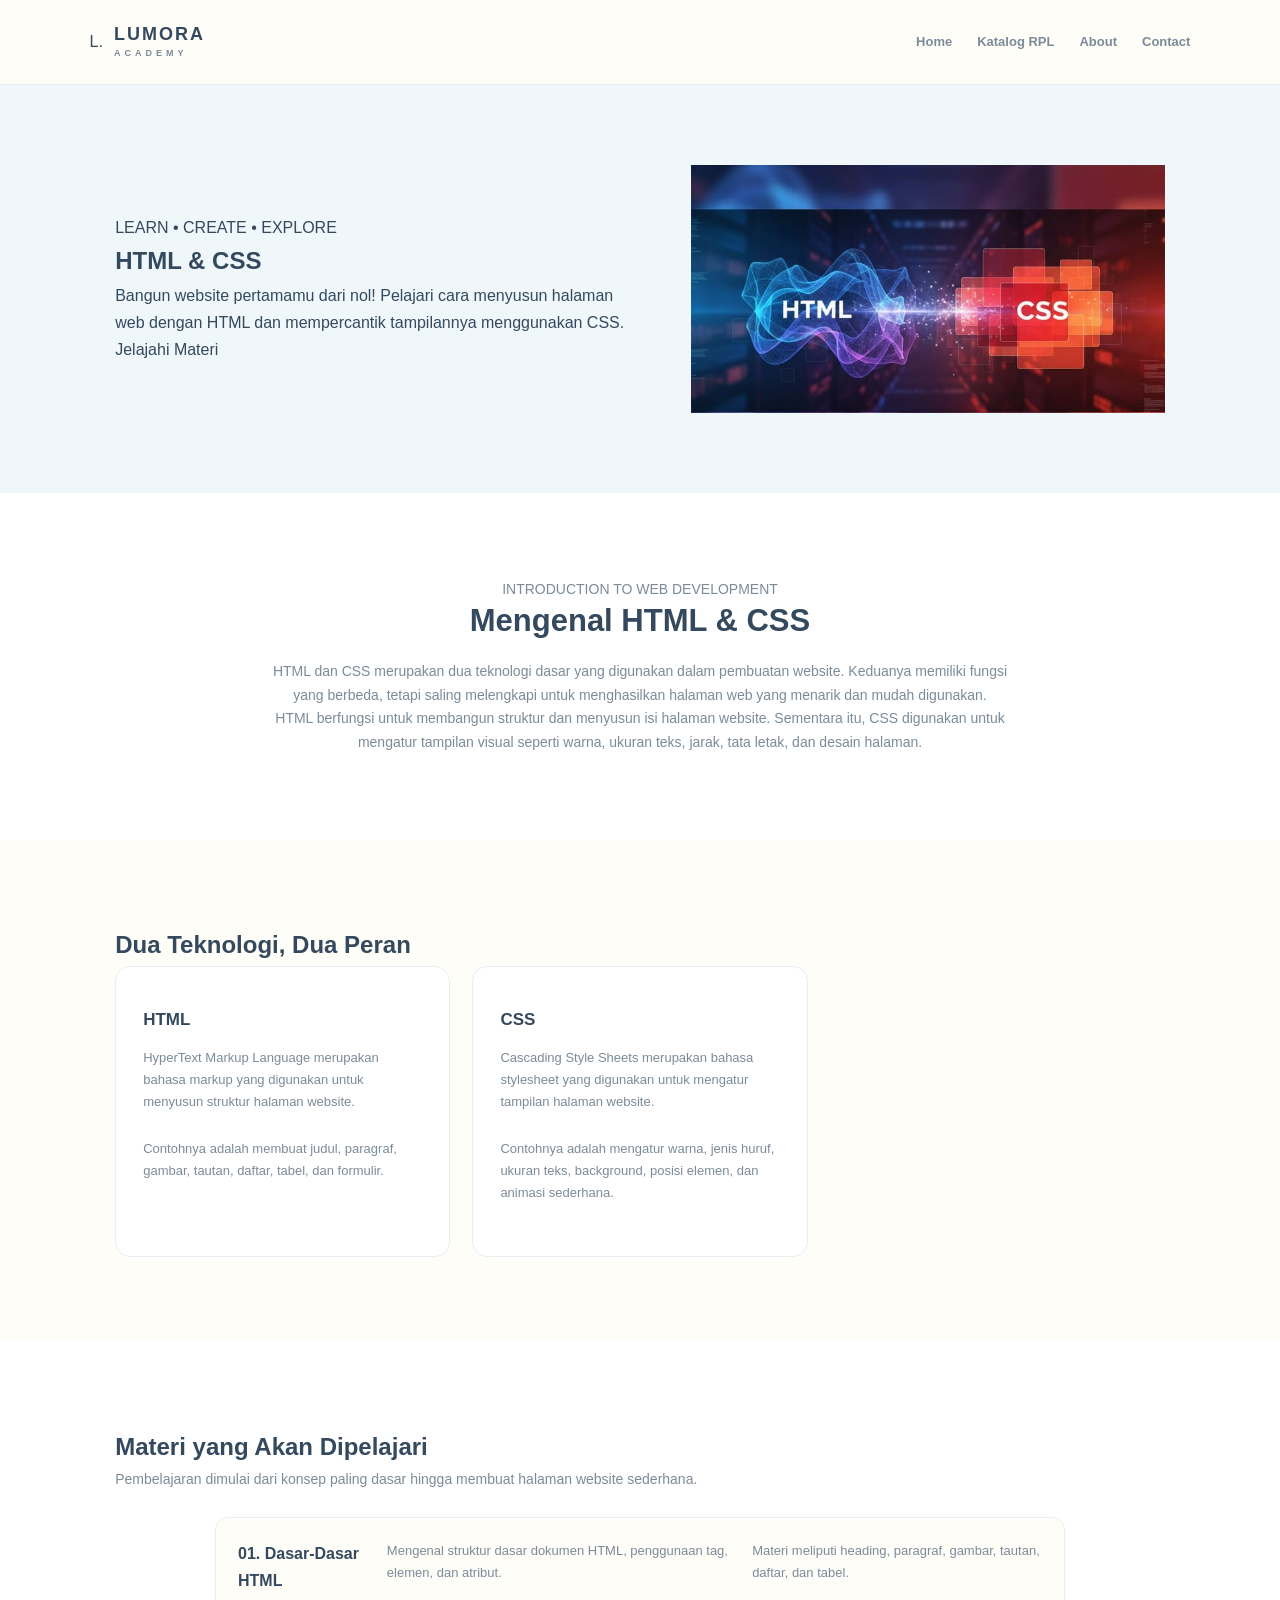
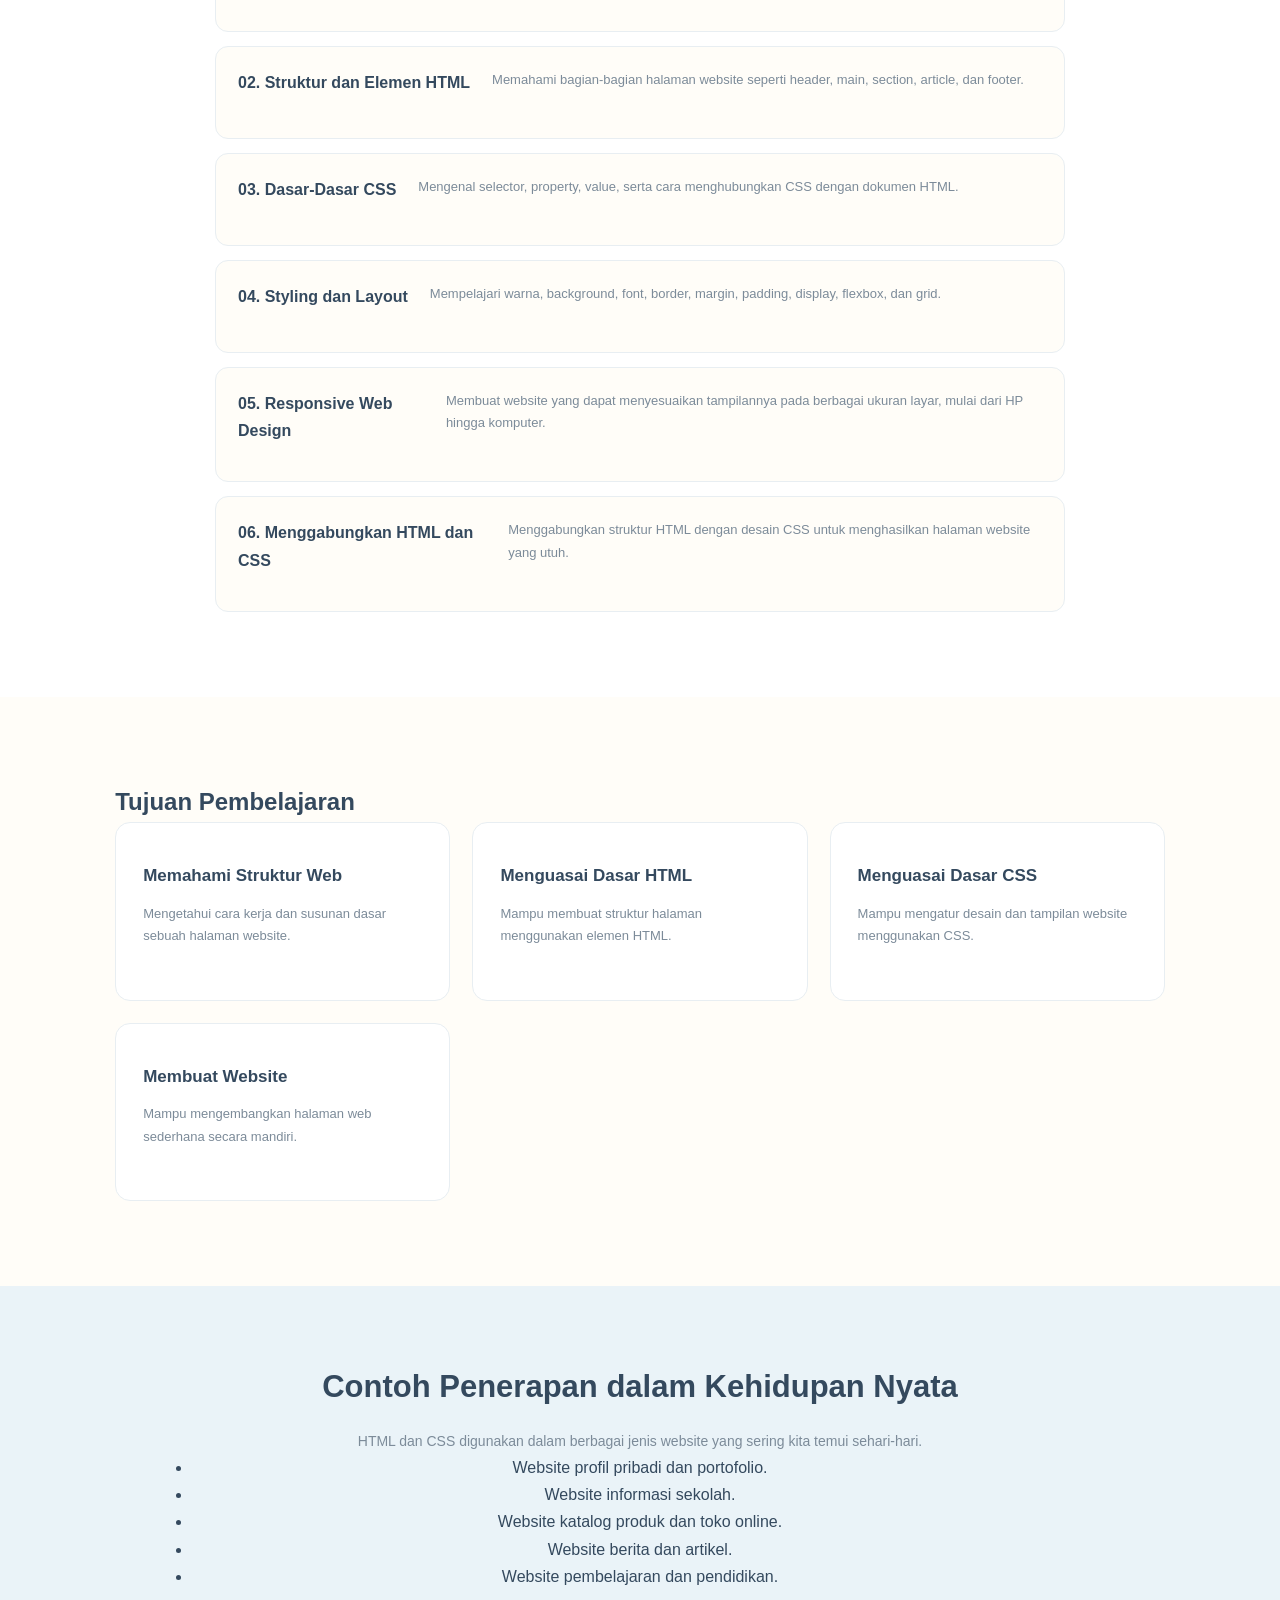
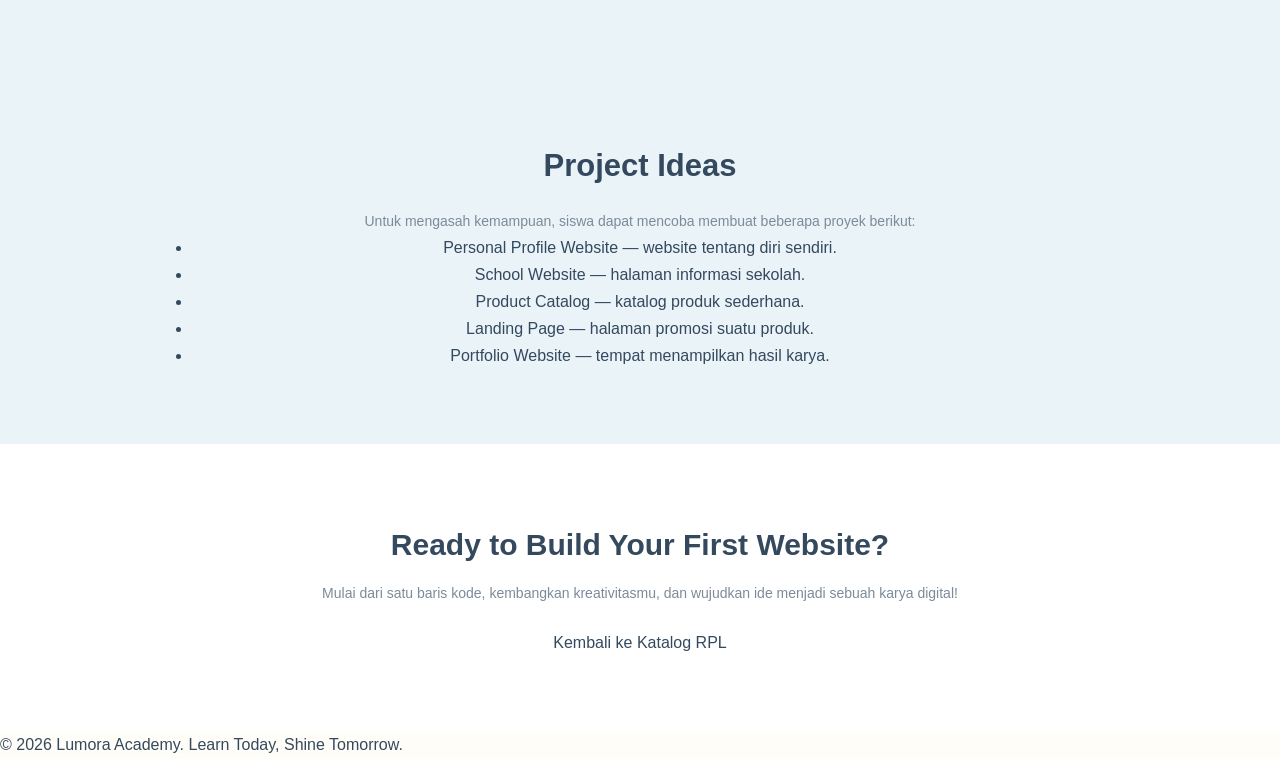
<file: pages/rpl/html-css.html>
<!DOCTYPE html>
<html lang="id">
<head>
    <meta charset="UTF-8">
    <meta name="viewport" content="width=device-width, initial-scale=1.0">
    <title>HTML & CSS | Lumora Academy</title>

    <link rel="stylesheet" href="../../style.css">
</head>

<body>

<!-- NAVBAR -->
<header class="navbar">

    <a href="../../index.html" class="logo">
        <span>L.</span>
        <div>
            <strong>LUMORA</strong>
            <small>ACADEMY</small>
        </div>
    </a>

    <nav>
        <a href="../../index.html">Home</a>
        <a href="index.html">Katalog RPL</a>
        <a href="../tentang.html">About</a>
        <a href="../kontak.html">Contact</a>
    </nav>

</header>


<!-- HERO -->
<section class="detail-hero">

    <div>
        <p>LEARN • CREATE • EXPLORE</p>

        <h1>HTML & CSS</h1>

        <p>
            Bangun website pertamamu dari nol!
            Pelajari cara menyusun halaman web dengan HTML
            dan mempercantik tampilannya menggunakan CSS.
        </p>

        <a href="#materi" class="btn-primary">
            Jelajahi Materi
        </a>
    </div>

    <img
        src="../../images/html-css.jpg"
        alt="Ilustrasi HTML dan CSS"
    >

</section>


<!-- PENGENALAN -->
<section class="detail-content">

    <div class="detail-description">

        <p>INTRODUCTION TO WEB DEVELOPMENT</p>

        <h2>Mengenal HTML & CSS</h2>

        <p>
            HTML dan CSS merupakan dua teknologi dasar
            yang digunakan dalam pembuatan website.
            Keduanya memiliki fungsi yang berbeda,
            tetapi saling melengkapi untuk menghasilkan
            halaman web yang menarik dan mudah digunakan.
        </p>

        <p>
            HTML berfungsi untuk membangun struktur
            dan menyusun isi halaman website.
            Sementara itu, CSS digunakan untuk mengatur
            tampilan visual seperti warna, ukuran teks,
            jarak, tata letak, dan desain halaman.
        </p>

    </div>


    <!-- PERBEDAAN HTML DAN CSS -->
    <div class="detail-objectives">

        <h2>Dua Teknologi, Dua Peran</h2>

        <div class="objective-grid">

            <div class="objective-card">

                <h3>HTML</h3>

                <p>
                    HyperText Markup Language merupakan
                    bahasa markup yang digunakan untuk
                    menyusun struktur halaman website.
                </p>

                <p>
                    Contohnya adalah membuat judul,
                    paragraf, gambar, tautan, daftar,
                    tabel, dan formulir.
                </p>

            </div>


            <div class="objective-card">

                <h3>CSS</h3>

                <p>
                    Cascading Style Sheets merupakan
                    bahasa stylesheet yang digunakan
                    untuk mengatur tampilan halaman website.
                </p>

                <p>
                    Contohnya adalah mengatur warna,
                    jenis huruf, ukuran teks, background,
                    posisi elemen, dan animasi sederhana.
                </p>

            </div>

        </div>

    </div>


    <!-- MATERI -->
    <div class="detail-topics" id="materi">

        <h2>Materi yang Akan Dipelajari</h2>

        <p>
            Pembelajaran dimulai dari konsep paling dasar
            hingga membuat halaman website sederhana.
        </p>


        <div class="topic-list">

            <div class="topic-item">

                <h3>01. Dasar-Dasar HTML</h3>

                <p>
                    Mengenal struktur dasar dokumen HTML,
                    penggunaan tag, elemen, dan atribut.
                </p>

                <p>
                    Materi meliputi heading, paragraf,
                    gambar, tautan, daftar, dan tabel.
                </p>

            </div>


            <div class="topic-item">

                <h3>02. Struktur dan Elemen HTML</h3>

                <p>
                    Memahami bagian-bagian halaman website
                    seperti header, main, section,
                    article, dan footer.
                </p>

            </div>


            <div class="topic-item">

                <h3>03. Dasar-Dasar CSS</h3>

                <p>
                    Mengenal selector, property,
                    value, serta cara menghubungkan
                    CSS dengan dokumen HTML.
                </p>

            </div>


            <div class="topic-item">

                <h3>04. Styling dan Layout</h3>

                <p>
                    Mempelajari warna, background,
                    font, border, margin, padding,
                    display, flexbox, dan grid.
                </p>

            </div>


            <div class="topic-item">

                <h3>05. Responsive Web Design</h3>

                <p>
                    Membuat website yang dapat menyesuaikan
                    tampilannya pada berbagai ukuran layar,
                    mulai dari HP hingga komputer.
                </p>

            </div>


            <div class="topic-item">

                <h3>06. Menggabungkan HTML dan CSS</h3>

                <p>
                    Menggabungkan struktur HTML dengan
                    desain CSS untuk menghasilkan
                    halaman website yang utuh.
                </p>

            </div>

        </div>

    </div>


    <!-- TUJUAN PEMBELAJARAN -->
    <div class="detail-objectives">

        <h2>Tujuan Pembelajaran</h2>

        <div class="objective-grid">

            <div class="objective-card">
                <h3>Memahami Struktur Web</h3>
                <p>
                    Mengetahui cara kerja dan susunan
                    dasar sebuah halaman website.
                </p>
            </div>


            <div class="objective-card">
                <h3>Menguasai Dasar HTML</h3>
                <p>
                    Mampu membuat struktur halaman
                    menggunakan elemen HTML.
                </p>
            </div>


            <div class="objective-card">
                <h3>Menguasai Dasar CSS</h3>
                <p>
                    Mampu mengatur desain dan tampilan
                    website menggunakan CSS.
                </p>
            </div>


            <div class="objective-card">
                <h3>Membuat Website</h3>
                <p>
                    Mampu mengembangkan halaman web
                    sederhana secara mandiri.
                </p>
            </div>

        </div>

    </div>


    <!-- CONTOH PENERAPAN -->
    <div class="detail-method">

        <h2>Contoh Penerapan dalam Kehidupan Nyata</h2>

        <p>
            HTML dan CSS digunakan dalam berbagai jenis
            website yang sering kita temui sehari-hari.
        </p>

        <ul>
            <li>Website profil pribadi dan portofolio.</li>
            <li>Website informasi sekolah.</li>
            <li>Website katalog produk dan toko online.</li>
            <li>Website berita dan artikel.</li>
            <li>Website pembelajaran dan pendidikan.</li>
        </ul>

    </div>


    <!-- PROYEK -->
    <div class="detail-method">

        <h2>Project Ideas</h2>

        <p>
            Untuk mengasah kemampuan, siswa dapat
            mencoba membuat beberapa proyek berikut:
        </p>

        <ul>
            <li>Personal Profile Website — website tentang diri sendiri.</li>
            <li>School Website — halaman informasi sekolah.</li>
            <li>Product Catalog — katalog produk sederhana.</li>
            <li>Landing Page — halaman promosi suatu produk.</li>
            <li>Portfolio Website — tempat menampilkan hasil karya.</li>
        </ul>

    </div>


    <!-- PENUTUP -->
    <div class="detail-cta">

        <h2>Ready to Build Your First Website?</h2>

        <p>
            Mulai dari satu baris kode, kembangkan
            kreativitasmu, dan wujudkan ide menjadi
            sebuah karya digital!
        </p>

        <a href="index.html">
            Kembali ke Katalog RPL
        </a>

    </div>

</section>


<!-- FOOTER -->
<footer>

    <p>
        © 2026 Lumora Academy.
        Learn Today, Shine Tomorrow.
    </p>

</footer>

</body>
</html>
</file>
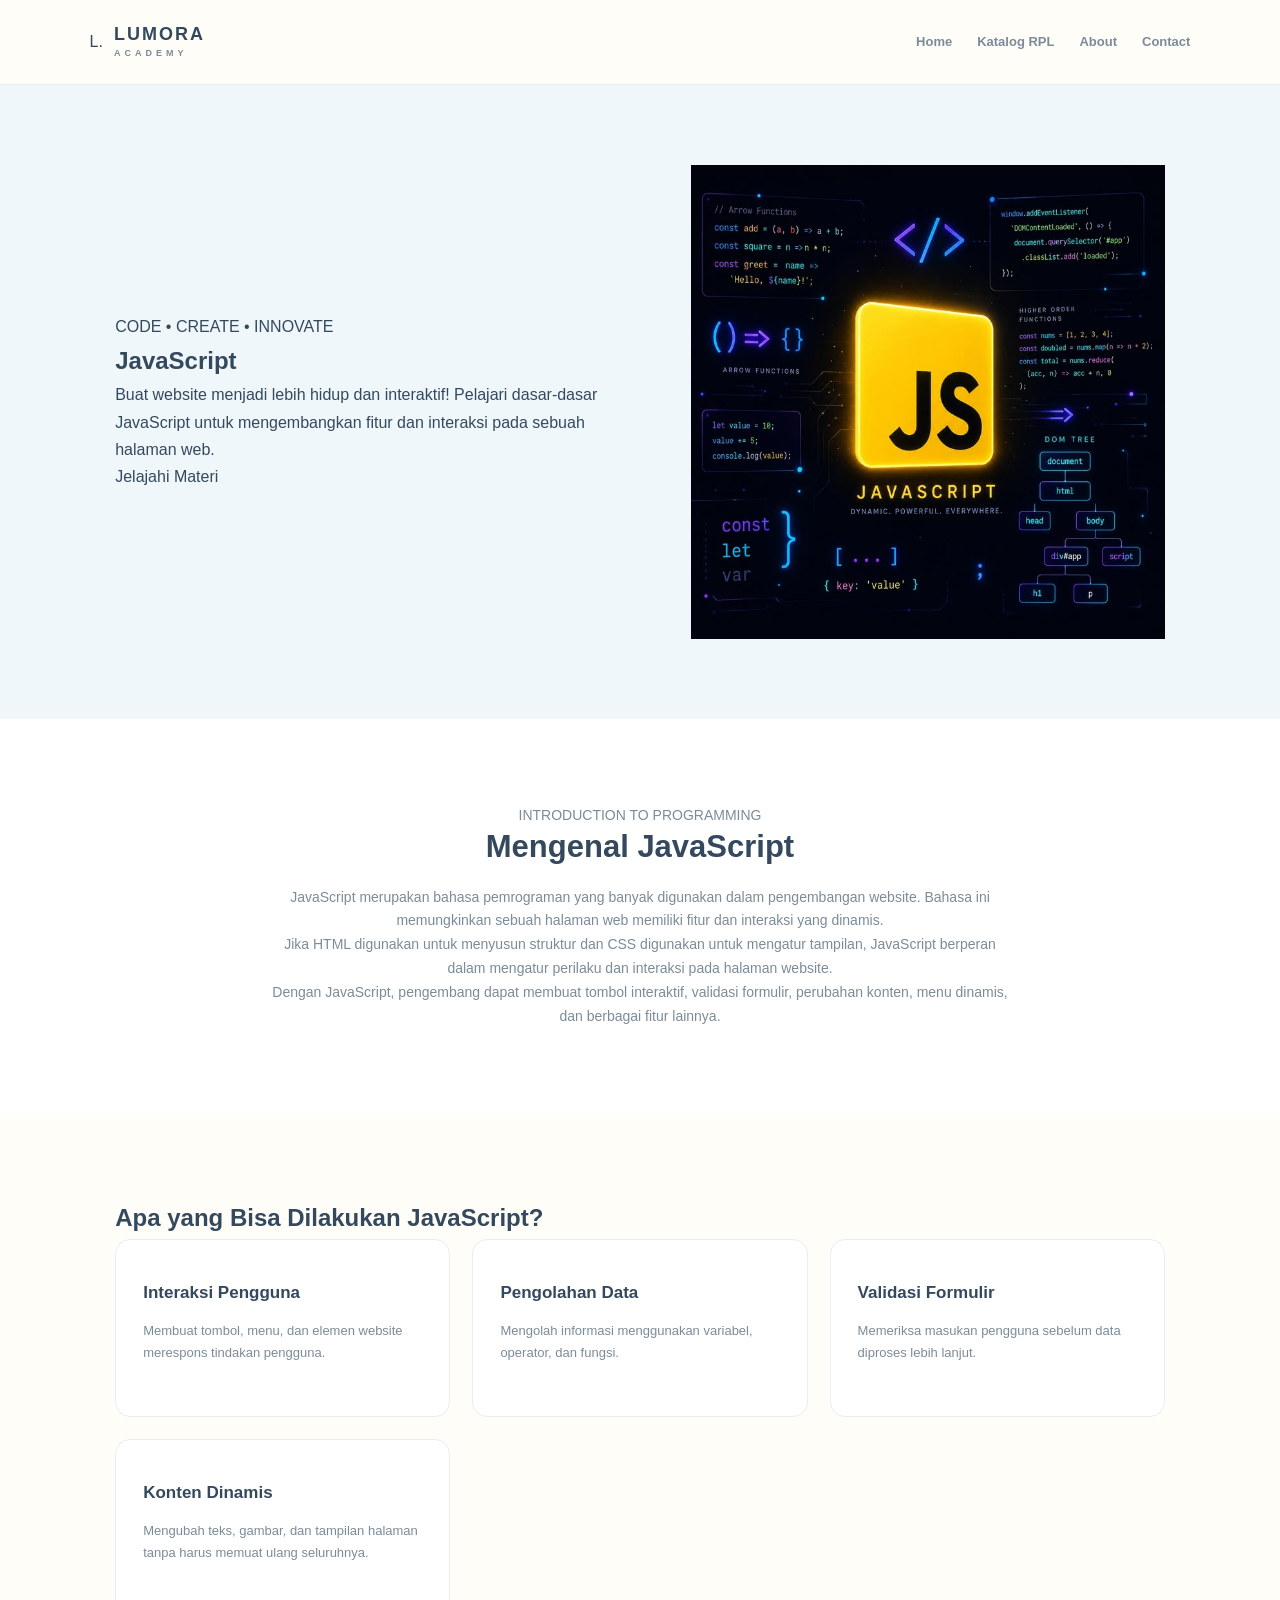
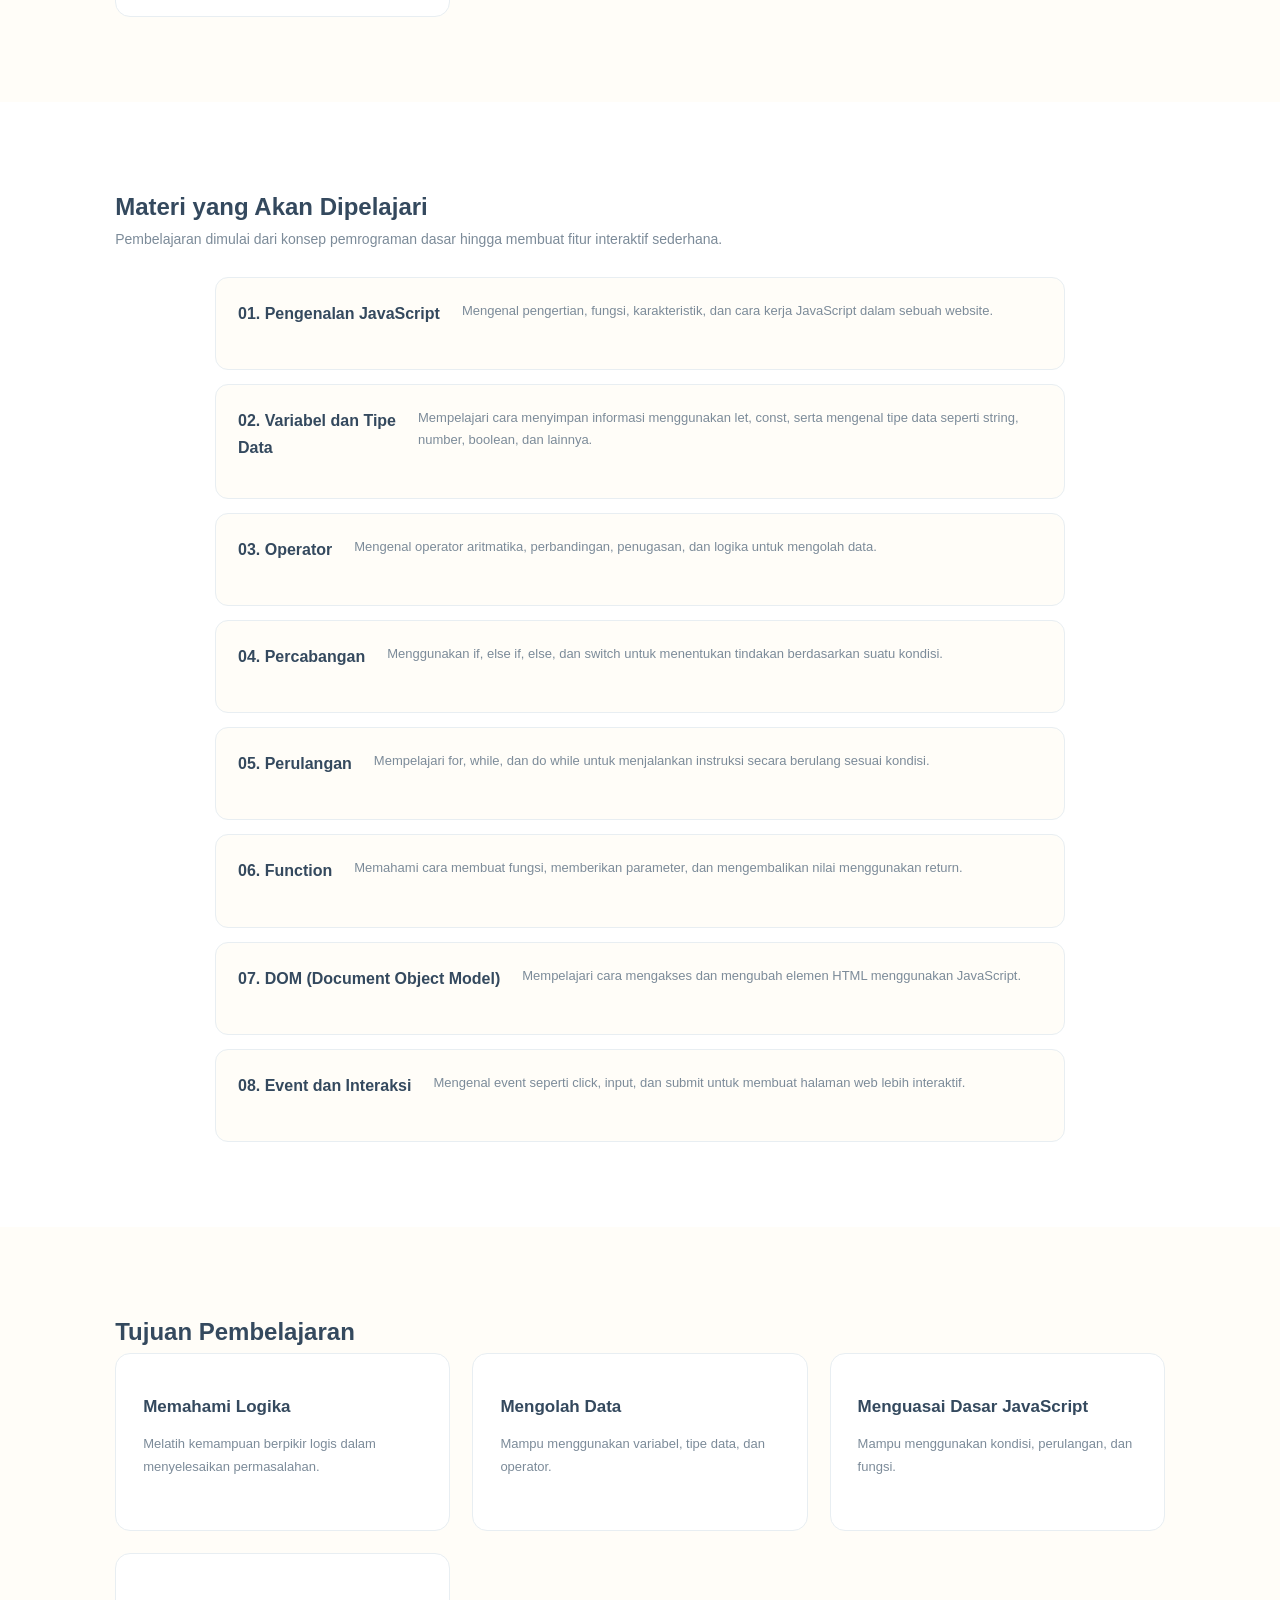
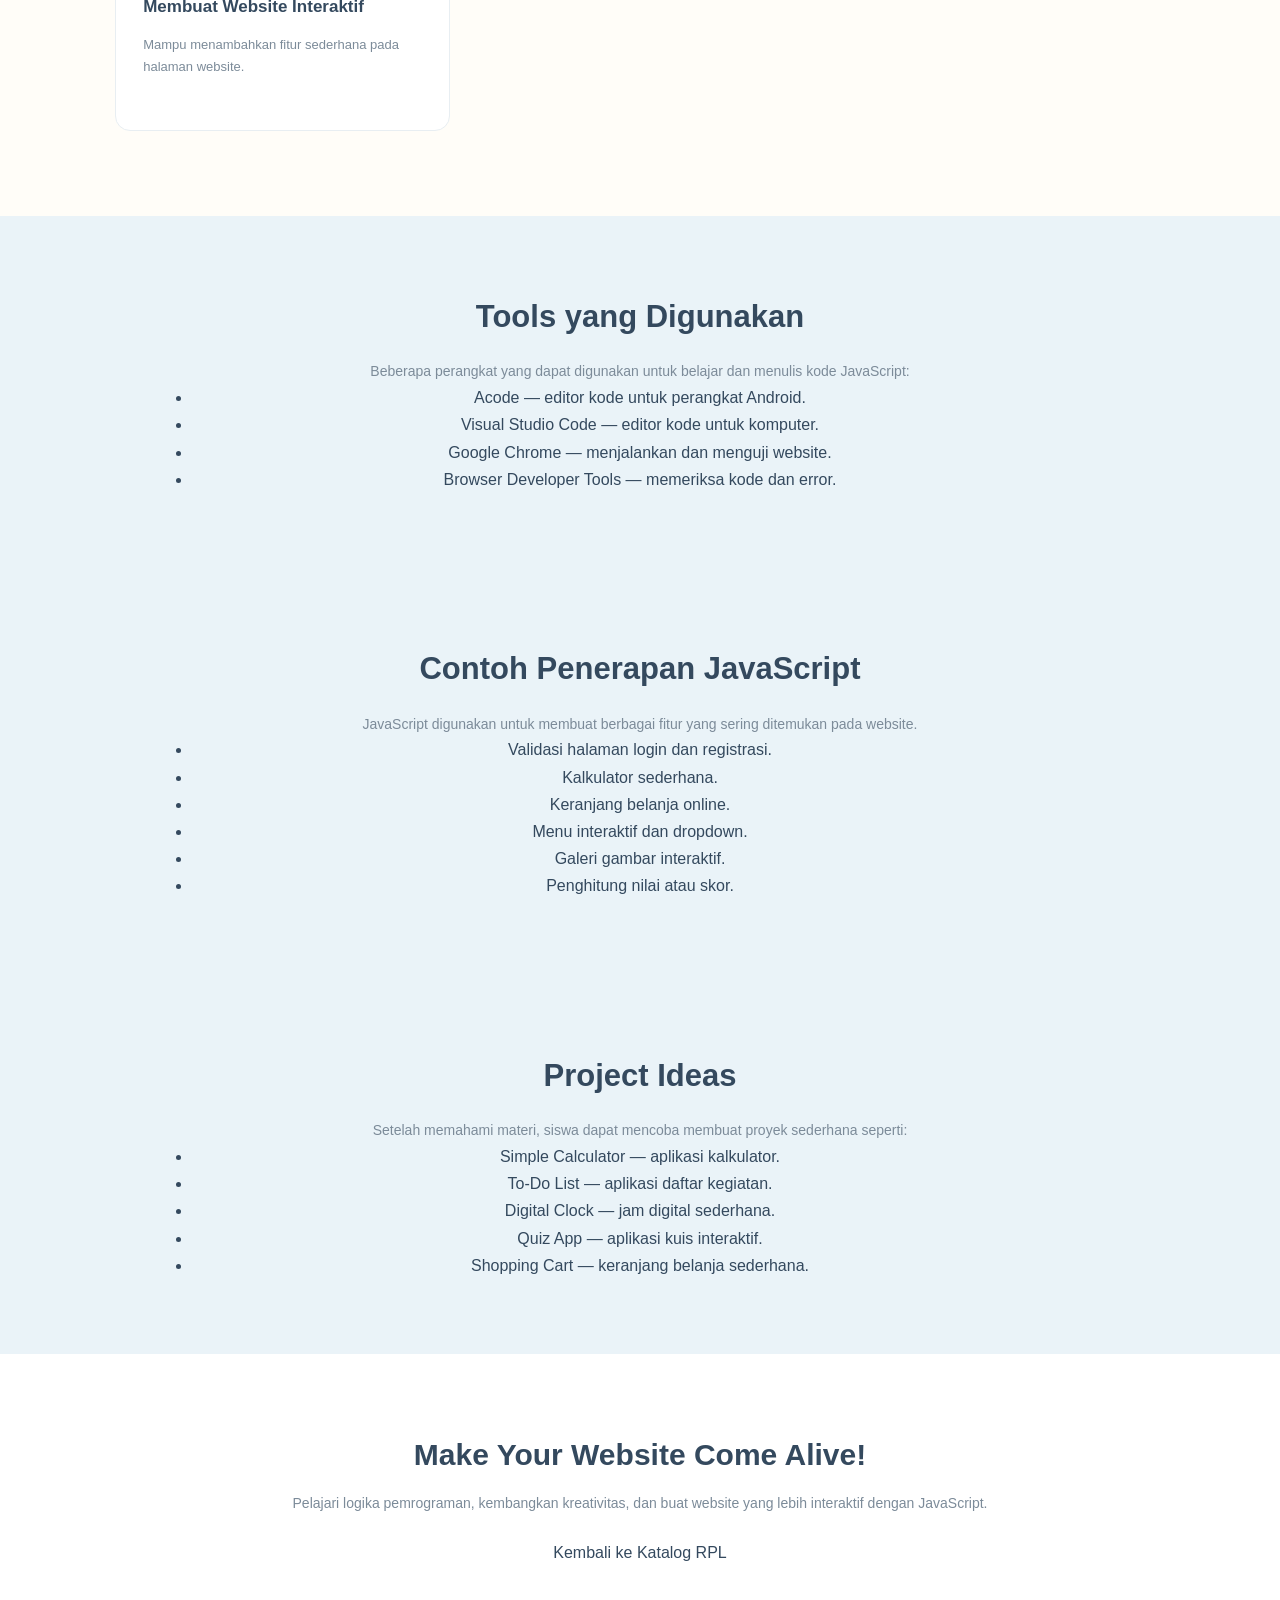
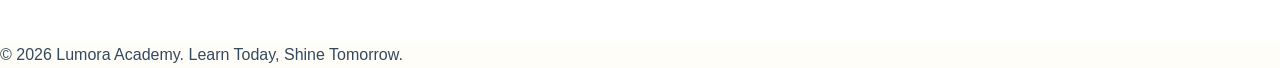
<file: pages/rpl/javascript.html>
<!DOCTYPE html>
<html lang="id">
<head>
    <meta charset="UTF-8">
    <meta name="viewport" content="width=device-width, initial-scale=1.0">
    <title>JavaScript | Lumora Academy</title>

    <link rel="stylesheet" href="../../style.css">
</head>

<body>

<!-- NAVBAR -->
<header class="navbar">

    <a href="../../index.html" class="logo">
        <span>L.</span>
        <div>
            <strong>LUMORA</strong>
            <small>ACADEMY</small>
        </div>
    </a>

    <nav>
        <a href="../../index.html">Home</a>
        <a href="index.html">Katalog RPL</a>
        <a href="../tentang.html">About</a>
        <a href="../kontak.html">Contact</a>
    </nav>

</header>


<!-- HERO -->
<section class="detail-hero">

    <div>
        <p>CODE • CREATE • INNOVATE</p>

        <h1>JavaScript</h1>

        <p>
            Buat website menjadi lebih hidup dan interaktif!
            Pelajari dasar-dasar JavaScript untuk mengembangkan
            fitur dan interaksi pada sebuah halaman web.
        </p>

        <a href="#materi" class="btn-primary">
            Jelajahi Materi
        </a>
    </div>

    <img
        src="../../images/javascript.jpg"
        alt="Ilustrasi JavaScript Programming"
    >

</section>


<!-- PENGENALAN -->
<section class="detail-content">

    <div class="detail-description">

        <p>INTRODUCTION TO PROGRAMMING</p>

        <h2>Mengenal JavaScript</h2>

        <p>
            JavaScript merupakan bahasa pemrograman yang
            banyak digunakan dalam pengembangan website.
            Bahasa ini memungkinkan sebuah halaman web
            memiliki fitur dan interaksi yang dinamis.
        </p>

        <p>
            Jika HTML digunakan untuk menyusun struktur
            dan CSS digunakan untuk mengatur tampilan,
            JavaScript berperan dalam mengatur perilaku
            dan interaksi pada halaman website.
        </p>

        <p>
            Dengan JavaScript, pengembang dapat membuat
            tombol interaktif, validasi formulir,
            perubahan konten, menu dinamis, dan berbagai
            fitur lainnya.
        </p>

    </div>


    <!-- FUNGSI JAVASCRIPT -->
    <div class="detail-objectives">

        <h2>Apa yang Bisa Dilakukan JavaScript?</h2>

        <div class="objective-grid">

            <div class="objective-card">
                <h3>Interaksi Pengguna</h3>
                <p>
                    Membuat tombol, menu, dan elemen
                    website merespons tindakan pengguna.
                </p>
            </div>

            <div class="objective-card">
                <h3>Pengolahan Data</h3>
                <p>
                    Mengolah informasi menggunakan
                    variabel, operator, dan fungsi.
                </p>
            </div>

            <div class="objective-card">
                <h3>Validasi Formulir</h3>
                <p>
                    Memeriksa masukan pengguna sebelum
                    data diproses lebih lanjut.
                </p>
            </div>

            <div class="objective-card">
                <h3>Konten Dinamis</h3>
                <p>
                    Mengubah teks, gambar, dan tampilan
                    halaman tanpa harus memuat ulang seluruhnya.
                </p>
            </div>

        </div>

    </div>


    <!-- MATERI -->
    <div class="detail-topics" id="materi">

        <h2>Materi yang Akan Dipelajari</h2>

        <p>
            Pembelajaran dimulai dari konsep pemrograman
            dasar hingga membuat fitur interaktif sederhana.
        </p>


        <div class="topic-list">

            <div class="topic-item">

                <h3>01. Pengenalan JavaScript</h3>

                <p>
                    Mengenal pengertian, fungsi,
                    karakteristik, dan cara kerja JavaScript
                    dalam sebuah website.
                </p>

            </div>


            <div class="topic-item">

                <h3>02. Variabel dan Tipe Data</h3>

                <p>
                    Mempelajari cara menyimpan informasi
                    menggunakan let, const, serta mengenal
                    tipe data seperti string, number,
                    boolean, dan lainnya.
                </p>

            </div>


            <div class="topic-item">

                <h3>03. Operator</h3>

                <p>
                    Mengenal operator aritmatika,
                    perbandingan, penugasan, dan logika
                    untuk mengolah data.
                </p>

            </div>


            <div class="topic-item">

                <h3>04. Percabangan</h3>

                <p>
                    Menggunakan if, else if, else,
                    dan switch untuk menentukan tindakan
                    berdasarkan suatu kondisi.
                </p>

            </div>


            <div class="topic-item">

                <h3>05. Perulangan</h3>

                <p>
                    Mempelajari for, while, dan do while
                    untuk menjalankan instruksi secara
                    berulang sesuai kondisi.
                </p>

            </div>


            <div class="topic-item">

                <h3>06. Function</h3>

                <p>
                    Memahami cara membuat fungsi,
                    memberikan parameter, dan mengembalikan
                    nilai menggunakan return.
                </p>

            </div>


            <div class="topic-item">

                <h3>07. DOM (Document Object Model)</h3>

                <p>
                    Mempelajari cara mengakses dan
                    mengubah elemen HTML menggunakan
                    JavaScript.
                </p>

            </div>


            <div class="topic-item">

                <h3>08. Event dan Interaksi</h3>

                <p>
                    Mengenal event seperti click,
                    input, dan submit untuk membuat
                    halaman web lebih interaktif.
                </p>

            </div>

        </div>

    </div>


    <!-- TUJUAN -->
    <div class="detail-objectives">

        <h2>Tujuan Pembelajaran</h2>

        <div class="objective-grid">

            <div class="objective-card">
                <h3>Memahami Logika</h3>
                <p>
                    Melatih kemampuan berpikir logis
                    dalam menyelesaikan permasalahan.
                </p>
            </div>

            <div class="objective-card">
                <h3>Mengolah Data</h3>
                <p>
                    Mampu menggunakan variabel,
                    tipe data, dan operator.
                </p>
            </div>

            <div class="objective-card">
                <h3>Menguasai Dasar JavaScript</h3>
                <p>
                    Mampu menggunakan kondisi,
                    perulangan, dan fungsi.
                </p>
            </div>

            <div class="objective-card">
                <h3>Membuat Website Interaktif</h3>
                <p>
                    Mampu menambahkan fitur sederhana
                    pada halaman website.
                </p>
            </div>

        </div>

    </div>


    <!-- TOOLS -->
    <div class="detail-method">

        <h2>Tools yang Digunakan</h2>

        <p>
            Beberapa perangkat yang dapat digunakan
            untuk belajar dan menulis kode JavaScript:
        </p>

        <ul>
            <li>Acode — editor kode untuk perangkat Android.</li>
            <li>Visual Studio Code — editor kode untuk komputer.</li>
            <li>Google Chrome — menjalankan dan menguji website.</li>
            <li>Browser Developer Tools — memeriksa kode dan error.</li>
        </ul>

    </div>


    <!-- PENERAPAN -->
    <div class="detail-method">

        <h2>Contoh Penerapan JavaScript</h2>

        <p>
            JavaScript digunakan untuk membuat berbagai
            fitur yang sering ditemukan pada website.
        </p>

        <ul>
            <li>Validasi halaman login dan registrasi.</li>
            <li>Kalkulator sederhana.</li>
            <li>Keranjang belanja online.</li>
            <li>Menu interaktif dan dropdown.</li>
            <li>Galeri gambar interaktif.</li>
            <li>Penghitung nilai atau skor.</li>
        </ul>

    </div>


    <!-- PROJECT -->
    <div class="detail-method">

        <h2>Project Ideas</h2>

        <p>
            Setelah memahami materi, siswa dapat mencoba
            membuat proyek sederhana seperti:
        </p>

        <ul>
            <li>Simple Calculator — aplikasi kalkulator.</li>
            <li>To-Do List — aplikasi daftar kegiatan.</li>
            <li>Digital Clock — jam digital sederhana.</li>
            <li>Quiz App — aplikasi kuis interaktif.</li>
            <li>Shopping Cart — keranjang belanja sederhana.</li>
        </ul>

    </div>


    <!-- CTA -->
    <div class="detail-cta">

        <h2>Make Your Website Come Alive!</h2>

        <p>
            Pelajari logika pemrograman, kembangkan
            kreativitas, dan buat website yang
            lebih interaktif dengan JavaScript.
        </p>

        <a href="index.html">
            Kembali ke Katalog RPL
        </a>

    </div>

</section>


<!-- FOOTER -->
<footer>

    <p>
        © 2026 Lumora Academy.
        Learn Today, Shine Tomorrow.
    </p>

</footer>

</body>
</html>
</file>
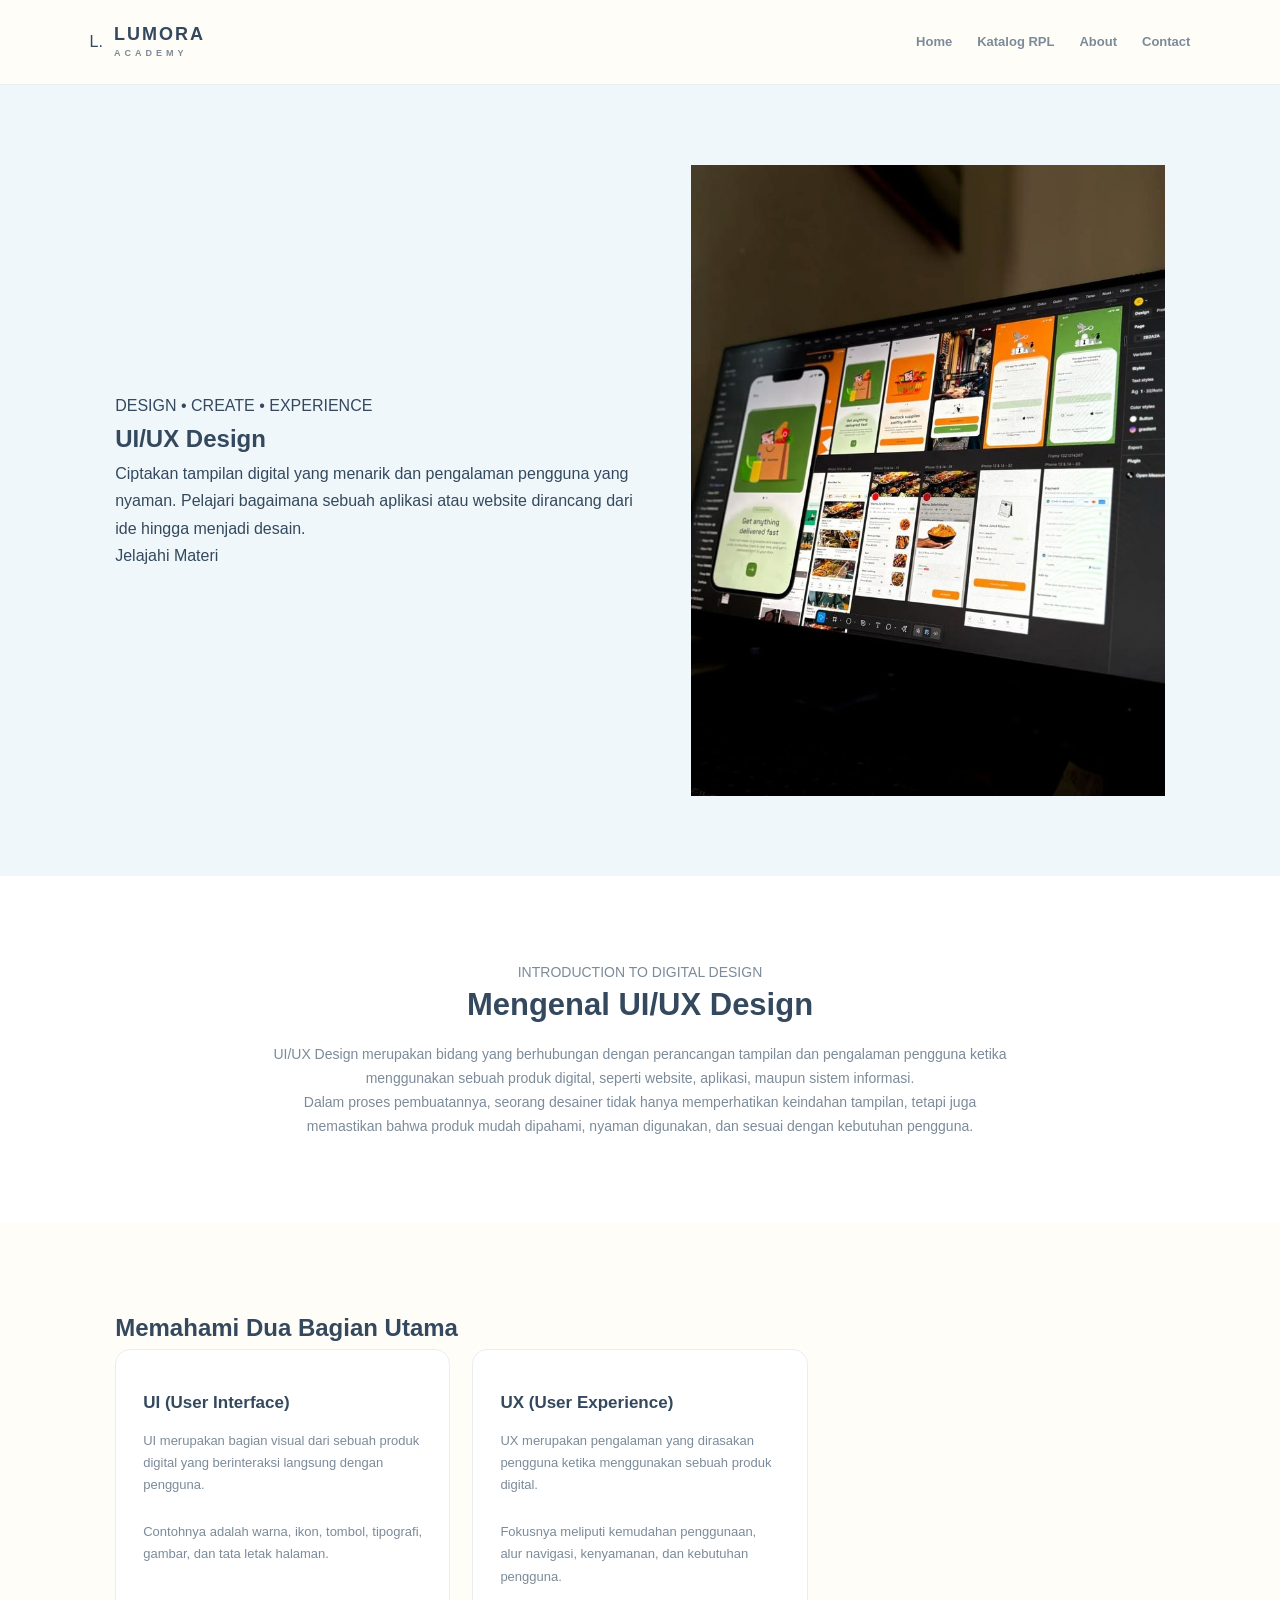
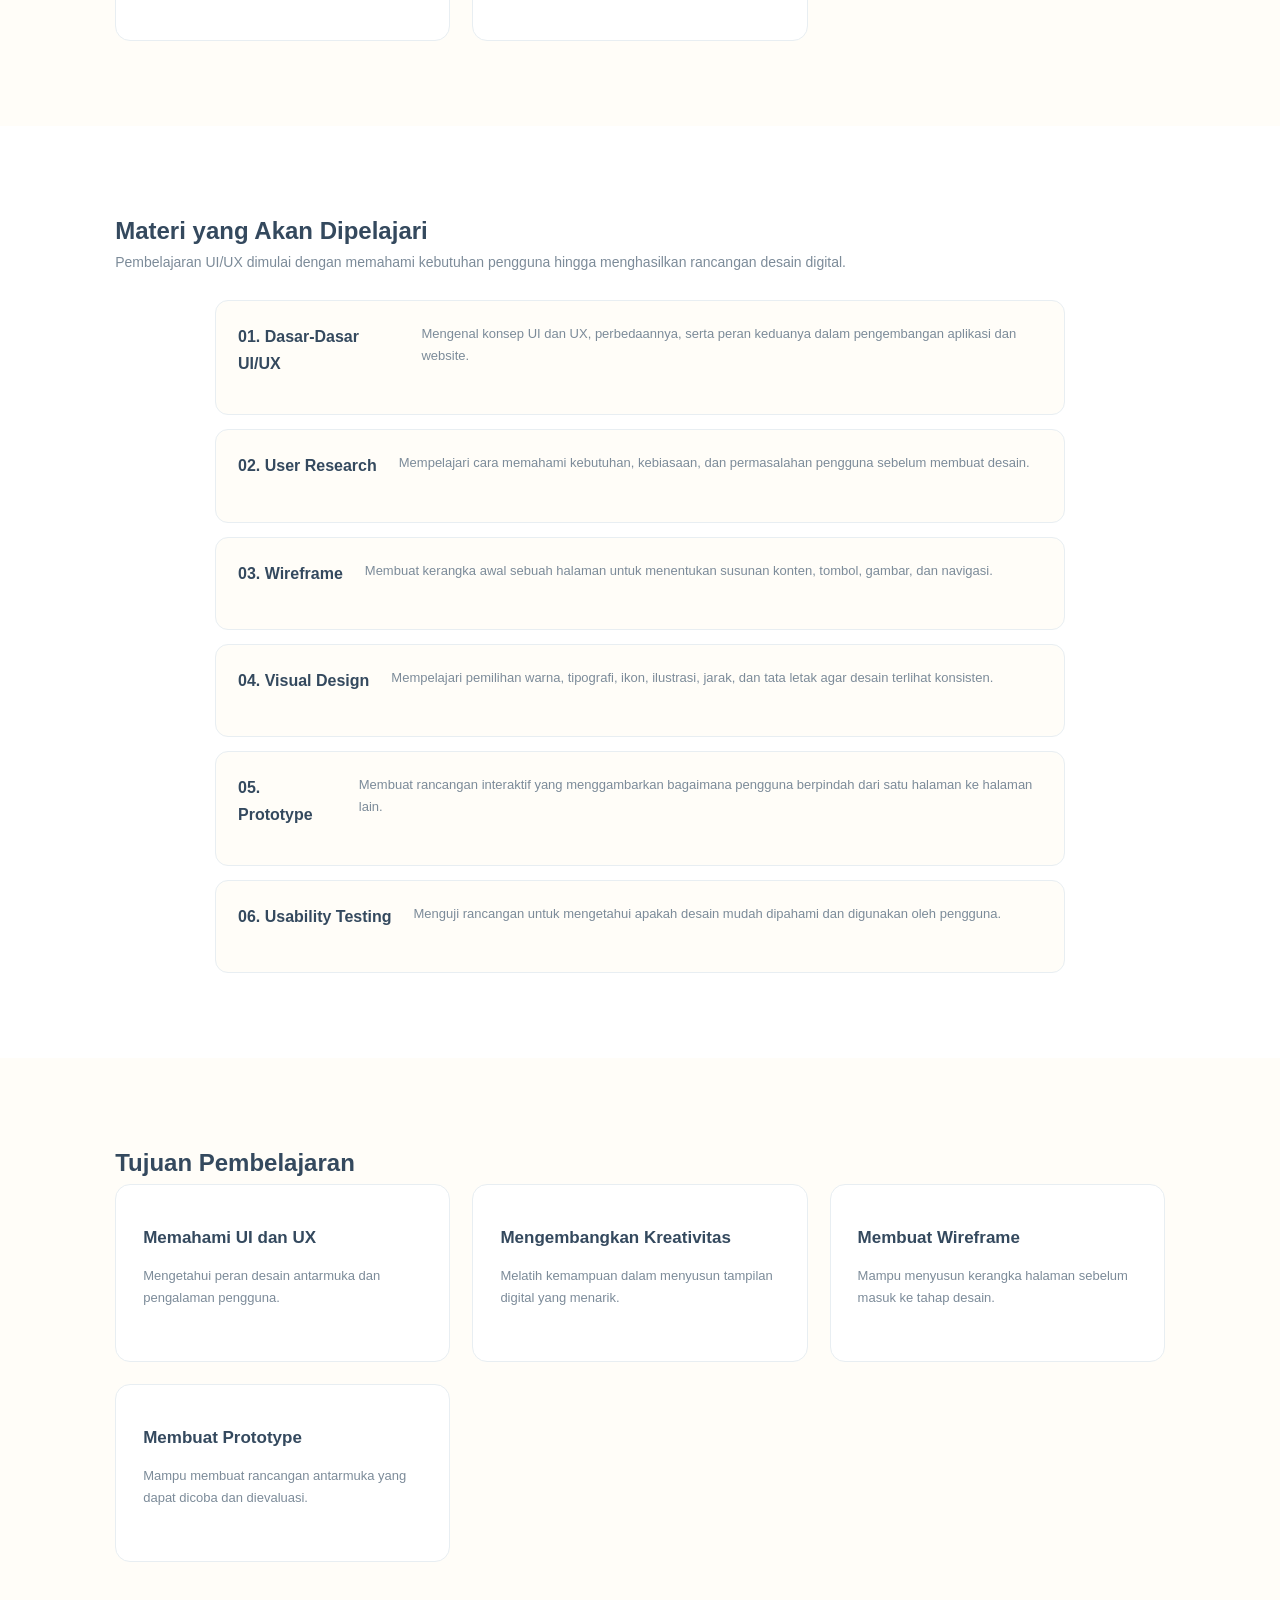
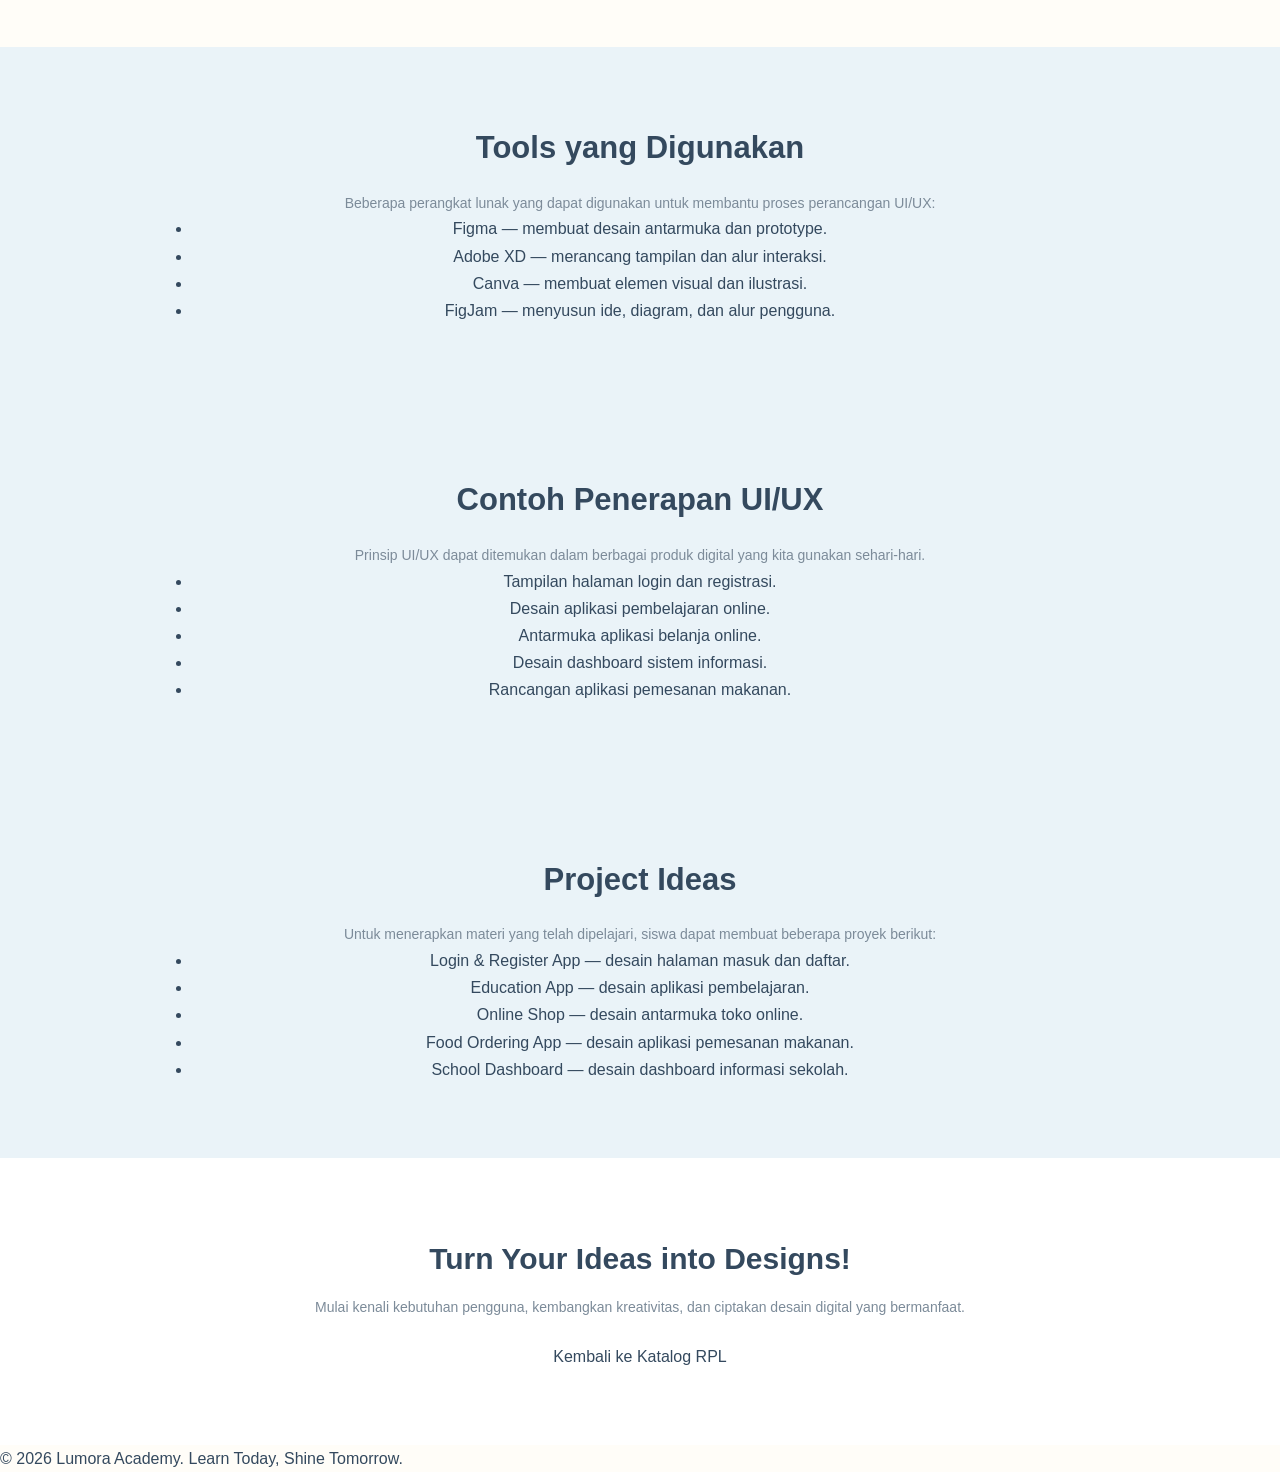
<file: pages/rpl/ui-ux.html>
<!DOCTYPE html>
<html lang="id">
<head>
    <meta charset="UTF-8">
    <meta name="viewport" content="width=device-width, initial-scale=1.0">
    <title>UI/UX Design | Lumora Academy</title>

    <link rel="stylesheet" href="../../style.css">
</head>

<body>

<!-- NAVBAR -->
<header class="navbar">

    <a href="../../index.html" class="logo">
        <span>L.</span>
        <div>
            <strong>LUMORA</strong>
            <small>ACADEMY</small>
        </div>
    </a>

    <nav>
        <a href="../../index.html">Home</a>
        <a href="index.html">Katalog RPL</a>
        <a href="../tentang.html">About</a>
        <a href="../kontak.html">Contact</a>
    </nav>

</header>


<!-- HERO -->
<section class="detail-hero">

    <div>
        <p>DESIGN • CREATE • EXPERIENCE</p>

        <h1>UI/UX Design</h1>

        <p>
            Ciptakan tampilan digital yang menarik dan
            pengalaman pengguna yang nyaman. Pelajari
            bagaimana sebuah aplikasi atau website
            dirancang dari ide hingga menjadi desain.
        </p>

        <a href="#materi" class="btn-primary">
            Jelajahi Materi
        </a>
    </div>

    <img
        src="../../images/ui-ux.jpg"
        alt="Ilustrasi UI UX Design"
    >

</section>


<!-- PENGENALAN -->
<section class="detail-content">

    <div class="detail-description">

        <p>INTRODUCTION TO DIGITAL DESIGN</p>

        <h2>Mengenal UI/UX Design</h2>

        <p>
            UI/UX Design merupakan bidang yang berhubungan
            dengan perancangan tampilan dan pengalaman
            pengguna ketika menggunakan sebuah produk digital,
            seperti website, aplikasi, maupun sistem informasi.
        </p>

        <p>
            Dalam proses pembuatannya, seorang desainer tidak
            hanya memperhatikan keindahan tampilan, tetapi juga
            memastikan bahwa produk mudah dipahami, nyaman
            digunakan, dan sesuai dengan kebutuhan pengguna.
        </p>

    </div>


    <!-- PERBEDAAN UI DAN UX -->
    <div class="detail-objectives">

        <h2>Memahami Dua Bagian Utama</h2>

        <div class="objective-grid">

            <div class="objective-card">

                <h3>UI (User Interface)</h3>

                <p>
                    UI merupakan bagian visual dari sebuah
                    produk digital yang berinteraksi langsung
                    dengan pengguna.
                </p>

                <p>
                    Contohnya adalah warna, ikon, tombol,
                    tipografi, gambar, dan tata letak halaman.
                </p>

            </div>


            <div class="objective-card">

                <h3>UX (User Experience)</h3>

                <p>
                    UX merupakan pengalaman yang dirasakan
                    pengguna ketika menggunakan sebuah
                    produk digital.
                </p>

                <p>
                    Fokusnya meliputi kemudahan penggunaan,
                    alur navigasi, kenyamanan, dan kebutuhan
                    pengguna.
                </p>

            </div>

        </div>

    </div>


    <!-- MATERI -->
    <div class="detail-topics" id="materi">

        <h2>Materi yang Akan Dipelajari</h2>

        <p>
            Pembelajaran UI/UX dimulai dengan memahami
            kebutuhan pengguna hingga menghasilkan
            rancangan desain digital.
        </p>


        <div class="topic-list">

            <div class="topic-item">

                <h3>01. Dasar-Dasar UI/UX</h3>

                <p>
                    Mengenal konsep UI dan UX, perbedaannya,
                    serta peran keduanya dalam pengembangan
                    aplikasi dan website.
                </p>

            </div>


            <div class="topic-item">

                <h3>02. User Research</h3>

                <p>
                    Mempelajari cara memahami kebutuhan,
                    kebiasaan, dan permasalahan pengguna
                    sebelum membuat desain.
                </p>

            </div>


            <div class="topic-item">

                <h3>03. Wireframe</h3>

                <p>
                    Membuat kerangka awal sebuah halaman
                    untuk menentukan susunan konten,
                    tombol, gambar, dan navigasi.
                </p>

            </div>


            <div class="topic-item">

                <h3>04. Visual Design</h3>

                <p>
                    Mempelajari pemilihan warna, tipografi,
                    ikon, ilustrasi, jarak, dan tata letak
                    agar desain terlihat konsisten.
                </p>

            </div>


            <div class="topic-item">

                <h3>05. Prototype</h3>

                <p>
                    Membuat rancangan interaktif yang
                    menggambarkan bagaimana pengguna
                    berpindah dari satu halaman ke halaman lain.
                </p>

            </div>


            <div class="topic-item">

                <h3>06. Usability Testing</h3>

                <p>
                    Menguji rancangan untuk mengetahui
                    apakah desain mudah dipahami dan
                    digunakan oleh pengguna.
                </p>

            </div>

        </div>

    </div>


    <!-- TUJUAN -->
    <div class="detail-objectives">

        <h2>Tujuan Pembelajaran</h2>

        <div class="objective-grid">

            <div class="objective-card">

                <h3>Memahami UI dan UX</h3>

                <p>
                    Mengetahui peran desain antarmuka
                    dan pengalaman pengguna.
                </p>

            </div>


            <div class="objective-card">

                <h3>Mengembangkan Kreativitas</h3>

                <p>
                    Melatih kemampuan dalam menyusun
                    tampilan digital yang menarik.
                </p>

            </div>


            <div class="objective-card">

                <h3>Membuat Wireframe</h3>

                <p>
                    Mampu menyusun kerangka halaman
                    sebelum masuk ke tahap desain.
                </p>

            </div>


            <div class="objective-card">

                <h3>Membuat Prototype</h3>

                <p>
                    Mampu membuat rancangan antarmuka
                    yang dapat dicoba dan dievaluasi.
                </p>

            </div>

        </div>

    </div>


    <!-- TOOLS -->
    <div class="detail-method">

        <h2>Tools yang Digunakan</h2>

        <p>
            Beberapa perangkat lunak yang dapat digunakan
            untuk membantu proses perancangan UI/UX:
        </p>

        <ul>
            <li>Figma — membuat desain antarmuka dan prototype.</li>
            <li>Adobe XD — merancang tampilan dan alur interaksi.</li>
            <li>Canva — membuat elemen visual dan ilustrasi.</li>
            <li>FigJam — menyusun ide, diagram, dan alur pengguna.</li>
        </ul>

    </div>


    <!-- CONTOH PENERAPAN -->
    <div class="detail-method">

        <h2>Contoh Penerapan UI/UX</h2>

        <p>
            Prinsip UI/UX dapat ditemukan dalam berbagai
            produk digital yang kita gunakan sehari-hari.
        </p>

        <ul>
            <li>Tampilan halaman login dan registrasi.</li>
            <li>Desain aplikasi pembelajaran online.</li>
            <li>Antarmuka aplikasi belanja online.</li>
            <li>Desain dashboard sistem informasi.</li>
            <li>Rancangan aplikasi pemesanan makanan.</li>
        </ul>

    </div>


    <!-- PROJECT -->
    <div class="detail-method">

        <h2>Project Ideas</h2>

        <p>
            Untuk menerapkan materi yang telah dipelajari,
            siswa dapat membuat beberapa proyek berikut:
        </p>

        <ul>
            <li>Login & Register App — desain halaman masuk dan daftar.</li>
            <li>Education App — desain aplikasi pembelajaran.</li>
            <li>Online Shop — desain antarmuka toko online.</li>
            <li>Food Ordering App — desain aplikasi pemesanan makanan.</li>
            <li>School Dashboard — desain dashboard informasi sekolah.</li>
        </ul>

    </div>


    <!-- CTA -->
    <div class="detail-cta">

        <h2>Turn Your Ideas into Designs!</h2>

        <p>
            Mulai kenali kebutuhan pengguna, kembangkan
            kreativitas, dan ciptakan desain digital
            yang bermanfaat.
        </p>

        <a href="index.html">
            Kembali ke Katalog RPL
        </a>

    </div>

</section>


<!-- FOOTER -->
<footer>

    <p>
        © 2026 Lumora Academy.
        Learn Today, Shine Tomorrow.
    </p>

</footer>

</body>
</html>
</file>
<file: style.css>
/* ==================================================
   LUMORA ACADEMY
   Learn Today, Shine Tomorrow.
   Modern Education Website
================================================== */


/* 01. COLOR SYSTEM */

:root {
    --sky: #B8D8F0;
    --sky-light: #EAF4FA;
    --sky-dark: #79B4DC;
    --sky-deep: #568FB8;

    --sage: #DCEBDD;
    --yellow: #FFF1CF;
    --cream: #FFFDF8;
    --white: #FFFFFF;

    --text: #34495E;
    --muted: #7C8B99;
    --border: #E8EEF2;

    --shadow: 0 12px 35px rgba(52, 73, 94, 0.08);
}


/* 02. RESET */

* {
    margin: 0;
    padding: 0;
    box-sizing: border-box;
}

html {
    scroll-behavior: smooth;
    scroll-padding-top: 100px;
}

body {
    font-family: 'Segoe UI', Arial, sans-serif;
    background: var(--cream);
    color: var(--text);
    line-height: 1.7;
}

a {
    color: inherit;
    text-decoration: none;
}

img {
    display: block;
    max-width: 100%;
}


/* 03. NAVBAR */

.navbar {
    min-height: 85px;
    padding: 15px 7%;

    display: flex;
    align-items: center;
    justify-content: space-between;
    gap: 25px;

    background: rgba(255, 253, 248, 0.97);
    border-bottom: 1px solid var(--border);

    position: sticky;
    top: 0;
    z-index: 100;
}

.logo {
    display: flex;
    align-items: center;
    gap: 11px;
    flex-shrink: 0;
}

.logo-icon {
    width: 44px;
    height: 44px;

    display: flex;
    align-items: center;
    justify-content: center;

    background: var(--sky);
    color: var(--sky-deep);

    border-radius: 13px;
    font-size: 23px;
    font-weight: 800;
}

.logo strong {
    display: block;
    font-size: 18px;
    letter-spacing: 2px;
    line-height: 1.3;
}

.logo small {
    display: block;
    font-size: 9px;
    color: var(--muted);
    letter-spacing: 4px;
    font-weight: 700;
}

.navbar nav {
    display: flex;
    align-items: center;
    gap: 25px;
}

.navbar nav a {
    font-size: 13px;
    font-weight: 600;
    color: var(--muted);
    transition: 0.3s;
}

.navbar nav a:hover {
    color: var(--sky-deep);
}

.nav-button {
    padding: 11px 20px;
    background: var(--text);
    color: var(--white);

    border-radius: 9px;
    font-size: 12px;
    font-weight: 700;
    transition: 0.3s;
}

.nav-button:hover {
    background: var(--sky-deep);
    transform: translateY(-2px);
}


/* 04. GENERAL BUTTONS */

.button-primary,
.button-secondary {
    display: inline-flex;
    align-items: center;
    justify-content: center;

    padding: 13px 23px;
    border-radius: 9px;

    font-size: 13px;
    font-weight: 700;
    transition: 0.3s;
}

.button-primary {
    background: var(--sky-dark);
    color: var(--white);
    box-shadow: 0 7px 18px rgba(121, 180, 220, 0.2);
}

.button-primary:hover {
    background: var(--sky-deep);
    transform: translateY(-3px);
}

.button-secondary {
    background: var(--white);
    border: 1px solid var(--border);
    color: var(--text);
}

.button-secondary:hover {
    border-color: var(--sky-dark);
    color: var(--sky-deep);
}


/* 05. EYEBROW & SECTION HEADING */

.eyebrow {
    display: inline-block;
    margin-bottom: 16px;

    color: var(--sky-deep);
    font-size: 10px;
    font-weight: 800;
    letter-spacing: 2.5px;
}

.section-heading {
    max-width: 650px;
    margin: 0 auto 45px;
    text-align: center;
}

.section-heading h2 {
    font-size: clamp(27px, 4vw, 36px);
    line-height: 1.3;
    letter-spacing: -1px;
    margin-bottom: 14px;
}

.section-heading p {
    color: var(--muted);
    font-size: 14px;
}


/* ==================================================
   HOMEPAGE
================================================== */


/* 06. HERO */

.hero {
    min-height: 590px;
    padding: 85px 9%;

    display: grid;
    grid-template-columns: 1.1fr 0.9fr;
    align-items: center;
    gap: 55px;

    background:
        radial-gradient(
            circle at 90% 10%,
            #E7F2FA 0,
            transparent 32%
        ),
        var(--cream);
}

.hero-content {
    max-width: 570px;
}

.hero h1 {
    font-size: clamp(38px, 5vw, 58px);
    line-height: 1.16;
    letter-spacing: -2px;
    margin-bottom: 22px;
    font-weight: 800;
}

.hero h1 span {
    display: block;
    color: var(--sky-deep);
}

.hero-content > p {
    max-width: 480px;
    margin-bottom: 28px;
    color: var(--muted);
    font-size: 14px;
}

.hero-actions {
    display: flex;
    flex-wrap: wrap;
    gap: 13px;
}

.hero-note {
    margin-top: 30px;
    font-size: 12px;
    color: var(--muted);
    font-weight: 600;
}

.hero-note span {
    color: #E5B95F;
    margin-right: 7px;
}


/* 07. HERO IMAGE */

.hero-image {
    position: relative;
    padding: 12px;

    background: var(--white);
    border-radius: 23px;
    box-shadow: var(--shadow);

    transform: rotate(1deg);
}

.hero-image img {
    width: 100%;
    height: 360px;
    object-fit: cover;
    border-radius: 15px;
}

.floating-card {
    position: absolute;
    bottom: 25px;
    left: -30px;

    display: flex;
    align-items: center;
    gap: 12px;

    padding: 14px 18px;
    background: var(--white);
    border-radius: 12px;
    box-shadow: var(--shadow);
}

.floating-card > span {
    width: 38px;
    height: 38px;

    display: flex;
    align-items: center;
    justify-content: center;

    background: var(--yellow);
    color: #D9A948;
    border-radius: 10px;
    font-size: 20px;
}

.floating-card strong,
.floating-card small {
    display: block;
}

.floating-card strong {
    font-size: 12px;
}

.floating-card small {
    font-size: 10px;
    color: var(--muted);
}


/* 08. INTRODUCTION */

.introduction {
    padding: 85px 15%;
    text-align: center;
    background: var(--white);
}

.introduction h2 {
    font-size: 32px;
    line-height: 1.3;
    margin-bottom: 18px;
}

.introduction p {
    max-width: 700px;
    margin: auto;
    color: var(--muted);
    font-size: 14px;
}


/* 09. ACADEMIC PROGRAMS */

.program-section {
    padding: 90px 8%;
}

.program-grid {
    display: grid;
    grid-template-columns: repeat(3, 1fr);
    gap: 24px;
}

.program-card {
    display: block;
    overflow: hidden;

    background: var(--white);
    border: 1px solid var(--border);
    border-radius: 16px;

    transition: 0.3s;
}

.program-card:hover {
    transform: translateY(-7px);
    box-shadow: var(--shadow);
}

.program-card img {
    width: 100%;
    height: 190px;
    object-fit: cover;
}

.card-content {
    padding: 23px;
}

.card-number {
    font-size: 10px;
    color: var(--sky-deep);
    font-weight: 800;
    letter-spacing: 2px;
}

.card-content h3 {
    margin: 10px 0;
    font-size: 18px;
    line-height: 1.4;
}

.card-content p {
    min-height: 45px;
    margin-bottom: 17px;
    color: var(--muted);
    font-size: 12px;
}

.card-link {
    color: var(--sky-deep);
    font-size: 12px;
    font-weight: 800;
}

.math {
    border-top: 4px solid #9BCBE9;
}

.english {
    border-top: 4px solid #AFCDAA;
}

.science {
    border-top: 4px solid #EBCB83;
}

.language {
    border-top: 4px solid #E7B4A7;
}

.social {
    border-top: 4px solid #B8A8DA;
}


/* 10. RPL SECTION */

.rpl-section {
    margin: 20px 8% 90px;
    padding: 50px;

    display: grid;
    grid-template-columns: 1fr 0.9fr;
    align-items: center;
    gap: 45px;

    background: #EAF3F8;
    border-radius: 23px;
    overflow: hidden;
}

.rpl-intro h2 {
    font-size: 35px;
    line-height: 1.25;
    margin-bottom: 17px;
}

.rpl-intro p {
    color: var(--muted);
    font-size: 13px;
    margin-bottom: 25px;
}

.rpl-image img {
    width: 100%;
    height: 270px;
    object-fit: cover;
    border-radius: 15px;
}


/* 11. ADVANTAGES */

.advantages {
    padding: 90px 8%;
    background: var(--white);
}

.advantage-grid {
    display: grid;
    grid-template-columns: repeat(3, 1fr);
    gap: 23px;
}

.advantage-card {
    padding: 28px;
    background: var(--cream);
    border: 1px solid var(--border);
    border-radius: 15px;
    transition: 0.3s;
}

.advantage-card:hover {
    transform: translateY(-5px);
    box-shadow: var(--shadow);
}

.advantage-icon {
    width: 47px;
    height: 47px;

    display: flex;
    align-items: center;
    justify-content: center;

    background: var(--sky-light);
    color: var(--sky-deep);
    border-radius: 12px;

    font-size: 21px;
    margin-bottom: 20px;
}

.advantage-card h3 {
    font-size: 17px;
    margin-bottom: 10px;
}

.advantage-card p {
    font-size: 12px;
    color: var(--muted);
}


/* 12. LEARNING STEPS */

.how-section {
    padding: 90px 9%;
}

.steps {
    display: grid;
    grid-template-columns: repeat(3, 1fr);
    gap: 25px;
}

.step {
    padding: 25px;
    border-left: 3px solid var(--sky-dark);
}

.step > span {
    color: var(--sky-dark);
    font-size: 34px;
    font-weight: 800;
}

.step h3 {
    margin: 8px 0;
    font-size: 17px;
}

.step p {
    color: var(--muted);
    font-size: 13px;
}


/* ==================================================
   PROGRAM DETAIL PAGES
================================================== */


/* 13. DETAIL HERO */

.detail-hero {
    padding: 80px 9%;

    display: grid;
    grid-template-columns: 1fr 0.9fr;
    align-items: center;
    gap: 50px;

    background: #F0F7FB;
}

.detail-content h1 {
    font-size: clamp(36px, 5vw, 54px);
    line-height: 1.2;
    letter-spacing: -2px;
    margin-bottom: 20px;
}

.detail-content h1 span {
    display: block;
    color: var(--sky-deep);
}

.detail-content p {
    margin-bottom: 25px;
    color: var(--muted);
    font-size: 14px;
}

.detail-image {
    padding: 12px;
    background: var(--white);
    border-radius: 20px;
    box-shadow: var(--shadow);
}

.detail-image img {
    width: 100%;
    height: 330px;
    object-fit: cover;
    border-radius: 13px;
}


/* 14. DETAIL DESCRIPTION */

.detail-description {
    padding: 85px 15%;
    text-align: center;
    background: var(--white);
}

.detail-description h2 {
    font-size: 31px;
    line-height: 1.3;
    margin-bottom: 18px;
}

.detail-description p {
    max-width: 750px;
    margin: auto;
    color: var(--muted);
    font-size: 14px;
}


/* 15. LEARNING OBJECTIVES */

.detail-objectives {
    padding: 85px 9%;
}

.objective-grid {
    display: grid;
    grid-template-columns: repeat(3, 1fr);
    gap: 22px;
}

.objective-card {
    padding: 27px;
    background: var(--white);
    border: 1px solid var(--border);
    border-radius: 15px;
    transition: 0.3s;
}

.objective-card:hover {
    transform: translateY(-5px);
    box-shadow: var(--shadow);
}

.objective-card span {
    color: var(--sky-deep);
    font-size: 24px;
    font-weight: 800;
}

.objective-card h3 {
    margin: 12px 0;
    font-size: 17px;
}

.objective-card p {
    color: var(--muted);
    font-size: 13px;
}


/* 16. LEARNING TOPICS */

.detail-topics {
    padding: 85px 9%;
    background: var(--white);
}

.topic-list {
    max-width: 850px;
    margin: auto;

    display: grid;
    gap: 14px;
}

.topic-item {
    display: flex;
    align-items: flex-start;
    gap: 22px;

    padding: 22px;
    background: var(--cream);

    border: 1px solid var(--border);
    border-radius: 13px;
}

.topic-item > span {
    color: var(--sky-deep);
    font-size: 23px;
    font-weight: 800;
}

.topic-item h3 {
    font-size: 16px;
    margin-bottom: 5px;
}

.topic-item p {
    color: var(--muted);
    font-size: 13px;
}


/* 17. LEARNING METHOD */

.detail-method {
    padding: 75px 15%;
    text-align: center;
    background: #EAF3F8;
}

.detail-method h2 {
    font-size: 31px;
    margin-bottom: 17px;
}

.detail-method p {
    max-width: 700px;
    margin: auto;
    color: var(--muted);
    font-size: 14px;
}


/* 18. DETAIL CTA */

.detail-cta {
    padding: 75px 8%;
    text-align: center;
    background: var(--white);
}

.detail-cta h2 {
    font-size: 30px;
    margin-bottom: 12px;
}

.detail-cta p {
    color: var(--muted);
    font-size: 14px;
    margin-bottom: 23px;
}


/* ==================================================
   RPL PRODUCT PAGES
================================================== */


/* 19. RPL CATALOG */

.rpl-catalog-hero {
    padding: 75px 9%;
    text-align: center;
    background: #EAF3F8;
}

.rpl-catalog-hero h1 {
    font-size: clamp(34px, 5vw, 48px);
    margin-bottom: 15px;
}

.rpl-catalog-hero h1 span {
    color: var(--sky-deep);
}

.rpl-catalog-hero p {
    max-width: 650px;
    margin: auto;
    color: var(--muted);
    font-size: 14px;
}

.rpl-products {
    padding: 80px 8%;
}

.rpl-product-grid {
    display: grid;
    grid-template-columns: repeat(2, 1fr);
    gap: 25px;
}

.rpl-product-card {
    display: block;
    overflow: hidden;

    background: var(--white);
    border: 1px solid var(--border);
    border-radius: 16px;
    transition: 0.3s;
}

.rpl-product-card:hover {
    transform: translateY(-6px);
    box-shadow: var(--shadow);
}

.rpl-product-card img {
    width: 100%;
    height: 210px;
    object-fit: cover;
}

.rpl-product-content {
    padding: 24px;
}

.rpl-product-content h3 {
    font-size: 19px;
    margin: 8px 0;
}

.rpl-product-content p {
    color: var(--muted);
    font-size: 13px;
    margin-bottom: 15px;
}


/* ==================================================
   FOOTER
================================================== */


/* 20. FOOTER */

.footer {
    padding: 50px 8% 25px;
    background: #34495E;
    color: var(--white);
}

.footer .logo-icon {
    background: var(--sky);
}

.footer .logo strong {
    color: var(--white);
}

.footer .logo small {
    color: #C4D5E0;
}

.footer-brand p {
    color: #C4D5E0;
    font-size: 12px;
    margin-top: 14px;
}

.footer-links {
    display: flex;
    flex-wrap: wrap;
    gap: 23px;
    margin: 28px 0;
}

.footer-links a {
    color: #D5E0E7;
    font-size: 12px;
    transition: 0.3s;
}

.footer-links a:hover {
    color: var(--sky);
}

.footer-bottom {
    padding-top: 20px;
    border-top: 1px solid rgba(255,255,255,0.15);

    color: #B5C5D0;
    font-size: 11px;
}


/* ==================================================
   RESPONSIVE DESIGN
================================================== */


/* TABLET */

@media (max-width: 900px) {

    .navbar {
        padding: 15px 5%;
        flex-wrap: wrap;
    }

    .navbar nav {
        order: 3;
        width: 100%;
        justify-content: center;
        flex-wrap: wrap;
        gap: 15px;
    }

    .hero {
        padding: 65px 6%;
        gap: 35px;
    }

    .program-section,
    .advantages,
    .detail-objectives,
    .detail-topics {
        padding: 70px 6%;
    }

    .program-grid {
        grid-template-columns: repeat(2, 1fr);
    }

    .rpl-section {
        margin: 15px 6% 70px;
        padding: 35px;
    }

    .detail-hero {
        padding: 65px 6%;
        gap: 30px;
    }
}


/* MOBILE */

@media (max-width: 600px) {

    .navbar {
        min-height: auto;
        padding: 13px 5%;
        gap: 13px;
    }

    .logo-icon {
        width: 39px;
        height: 39px;
        font-size: 20px;
    }

    .logo strong {
        font-size: 15px;
    }

    .logo small {
        font-size: 8px;
    }

    .nav-button {
        padding: 9px 12px;
        font-size: 10px;
    }

    .navbar nav {
        gap: 12px;
    }

    .navbar nav a {
        font-size: 10px;
    }

    .hero {
        grid-template-columns: 1fr;
        padding: 60px 7%;
        gap: 40px;
    }

    .hero h1 {
        font-size: 39px;
    }

    .hero-content > p {
        font-size: 13px;
    }

    .hero-image img {
        height: 245px;
    }

    .floating-card {
        left: -8px;
        bottom: 18px;
        padding: 10px 13px;
    }

    .introduction {
        padding: 65px 8%;
    }

    .introduction h2 {
        font-size: 27px;
    }

    .program-section,
    .advantages,
    .how-section {
        padding: 65px 7%;
    }

    .program-grid {
        grid-template-columns: 1fr;
        gap: 20px;
    }

    .program-card img {
        height: 205px;
    }

    .rpl-section {
        grid-template-columns: 1fr;
        margin: 10px 5% 65px;
        padding: 25px 22px;
        gap: 25px;
    }

    .rpl-intro h2 {
        font-size: 28px;
    }

    .rpl-image img {
        height: 210px;
    }

    .advantage-grid,
    .steps {
        grid-template-columns: 1fr;
        gap: 17px;
    }

    .section-heading h2 {
        font-size: 27px;
    }

    .detail-hero {
        grid-template-columns: 1fr;
        padding: 55px 7%;
        gap: 32px;
    }

    .detail-content h1 {
        font-size: 37px;
    }

    .detail-image img {
        height: 235px;
    }

    .detail-description,
    .detail-method {
        padding: 60px 8%;
    }

    .detail-description h2,
    .detail-method h2 {
        font-size: 26px;
    }

    .detail-objectives,
    .detail-topics {
        padding: 60px 7%;
    }

    .objective-grid {
        grid-template-columns: 1fr;
    }

    .topic-item {
        gap: 15px;
        padding: 18px;
    }

    .detail-cta {
        padding: 60px 7%;
    }

    .detail-cta h2 {
        font-size: 26px;
    }

    .rpl-product-grid {
        grid-template-columns: 1fr;
    }

    .footer {
        padding: 42px 7% 22px;
    }

    .footer-links {
        gap: 14px;
    }
}

/* =========================================
   LUMORA ACADEMY - ABOUT & CONTACT
========================================= */

.la-page-hero {
    padding: 85px 9%;
    background: linear-gradient(120deg, #e6f3fc, #fff8e9);
}

.la-page-hero h1 {
    font-size: 42px;
    color: #34495e;
    margin: 15px 0;
}

.la-page-hero p {
    color: #718294;
    line-height: 1.8;
    max-width: 650px;
}

.la-label {
    color: #78aFCF;
    font-size: 12px;
    font-weight: bold;
    letter-spacing: 2px;
}

.la-section {
    padding: 75px 9%;
}

.la-section-heading {
    text-align: center;
    margin-bottom: 40px;
}

.la-section-heading h2 {
    color: #34495e;
    font-size: 30px;
    margin: 12px 0;
}

.la-section-heading p {
    color: #7c8b99;
    line-height: 1.7;
}

.la-about-grid {
    display: grid;
    grid-template-columns: 1fr 1fr;
    gap: 40px;
    align-items: center;
}

.la-about-grid img {
    width: 100%;
    border-radius: 24px;
    object-fit: cover;
}

.la-about-text h2 {
    color: #34495e;
    margin-bottom: 15px;
}

.la-about-text p {
    color: #718294;
    line-height: 1.9;
    margin-bottom: 15px;
}

.la-card-grid {
    display: grid;
    grid-template-columns: repeat(3, 1fr);
    gap: 22px;
}

.la-info-card {
    background: #fff;
    padding: 28px;
    border-radius: 20px;
    border: 1px solid #e8eff4;
    box-shadow: 0 8px 25px rgba(70, 100, 120, 0.06);
}

.la-info-card h3 {
    color: #34495e;
    margin: 12px 0;
}

.la-info-card p {
    color: #7c8b99;
    line-height: 1.7;
    font-size: 14px;
}

.la-card-icon {
    font-size: 30px;
}

.la-testimonials {
    background: #f1f7fa;
}

.la-quote {
    font-size: 28px;
    color: #78afcf;
}

.la-person {
    display: flex;
    align-items: center;
    gap: 12px;
    margin-top: 22px;
}

.la-avatar {
    width: 42px;
    height: 42px;
    border-radius: 50%;
    background: #dcebdd;
    display: flex;
    align-items: center;
    justify-content: center;
    color: #526b61;
    font-weight: bold;
}

.la-person h4 {
    color: #34495e;
    font-size: 14px;
}

.la-person span {
    color: #8997a3;
    font-size: 12px;
}

.la-contact-grid {
    display: grid;
    grid-template-columns: 0.9fr 1.1fr;
    gap: 30px;
    align-items: stretch;
}

.la-contact-list {
    display: grid;
    gap: 18px;
}

.la-contact-item {
    background: #fff;
    border: 1px solid #e8eff4;
    border-radius: 18px;
    padding: 22px;
}

.la-contact-item h3 {
    color: #34495e;
    margin-bottom: 8px;
    font-size: 16px;
}

.la-contact-item p,
.la-contact-item a {
    color: #7c8b99;
    font-size: 14px;
    line-height: 1.7;
    text-decoration: none;
}

.la-map {
    overflow: hidden;
    border-radius: 22px;
    min-height: 350px;
    box-shadow: 0 8px 25px rgba(70, 100, 120, 0.08);
}

.la-map iframe {
    width: 100%;
    height: 100%;
    min-height: 350px;
    border: 0;
}

.la-faq-item {
    background: #fff;
    padding: 22px;
    border-radius: 16px;
    margin-bottom: 14px;
    border: 1px solid #e8eff4;
}

.la-faq-item h3 {
    color: #34495e;
    font-size: 16px;
    margin-bottom: 8px;
}

.la-faq-item p {
    color: #7c8b99;
    line-height: 1.7;
    font-size: 14px;
}

.la-bottom-cta {
    padding: 65px 9%;
    text-align: center;
    background: linear-gradient(120deg, #e4f1fa, #fff4d9);
}

.la-bottom-cta h2 {
    color: #34495e;
    font-size: 30px;
    margin-bottom: 15px;
}

.la-bottom-cta p {
    color: #718294;
    line-height: 1.7;
    margin-bottom: 25px;
}

@media (max-width: 768px) {
    .la-page-hero h1 {
        font-size: 32px;
    }

    .la-about-grid,
    .la-contact-grid {
        grid-template-columns: 1fr;
    }

    .la-card-grid {
        grid-template-columns: 1fr;
    }

    .la-section {
        padding: 55px 6%;
    }

    .la-page-hero {
        padding: 65px 6%;
    }

    .la-bottom-cta h2 {
        font-size: 25px;
    }
}

.la-map {
    width: 100%;
    min-height: 350px;
    overflow: hidden;
    border-radius: 22px;
}

.la-map iframe {
    display: block;
    width: 100%;
    height: 350px;
    border: 0;
}

/* =========================================
   LUMORA DIGITAL LEARNING
   SPECIAL RPL DESIGN
========================================= */

.rpl-page {
    background: #fffdf8;
    color: #34495e;
}

/* NAVIGATION */

.rpl-page .navbar {
    background: rgba(255, 255, 255, 0.96);
    border-bottom: 1px solid #eaf1f5;
    box-shadow: 0 5px 20px rgba(80, 120, 150, 0.05);
}

/* HERO */

.rpl-page .rpl-catalog-hero {
    padding: 65px 7%;
    background:
        radial-gradient(circle at 85% 15%, #fff1cf 0, transparent 27%),
        linear-gradient(125deg, #e3f2fc, #f4f8ef 65%, #fff8e9);
    overflow: hidden;
}

.rpl-page .detail-hero {
    display: grid;
    grid-template-columns: 1.1fr 0.9fr;
    align-items: center;
    gap: 45px;
}

.rpl-page .detail-hero h1 {
    font-size: clamp(34px, 5vw, 56px);
    line-height: 1.15;
    color: #34495e;
    margin: 18px 0;
    letter-spacing: -1.5px;
}

.rpl-page .detail-hero h1 span {
    color: #70a9d0;
    display: block;
}

.rpl-page .detail-hero p {
    color: #718294;
    font-size: 15px;
    line-height: 1.9;
    max-width: 550px;
    margin-bottom: 25px;
}

.rpl-page .detail-image {
    position: relative;
}

.rpl-page .detail-image img {
    width: 100%;
    height: 360px;
    object-fit: cover;
    border-radius: 35px;
    border: 8px solid rgba(255,255,255,0.8);
    box-shadow: 0 20px 45px rgba(80, 120, 150, 0.14);
}

/* LABEL */

.rpl-page .section-label {
    display: inline-block;
    color: #6b9fc2;
    font-size: 11px;
    font-weight: 800;
    letter-spacing: 2px;
    margin-bottom: 8px;
}

/* SECTION INTRODUCTION */

.rpl-page .detail-content {
    padding: 75px 9%;
}

.rpl-page .detail-description {
    max-width: 850px;
    margin: auto;
    text-align: center;
}

.rpl-page .detail-description h2 {
    color: #34495e;
    font-size: 32px;
    margin: 12px 0 18px;
}

.rpl-page .detail-description p {
    color: #7c8b99;
    line-height: 1.9;
    font-size: 15px;
}

/* CATEGORY SECTION */

.rpl-page .rpl-products {
    padding: 80px 7%;
    background: #f1f7fa;
}

.rpl-page .section-heading {
    text-align: center;
    max-width: 650px;
    margin: 0 auto 45px;
}

.rpl-page .section-heading h2 {
    font-size: 34px;
    color: #34495e;
    margin: 12px 0;
}

.rpl-page .section-heading p {
    color: #7c8b99;
    line-height: 1.8;
}

/* PRODUCT GRID */

.rpl-page .rpl-product-grid {
    display: grid;
    grid-template-columns: repeat(2, minmax(0, 1fr));
    gap: 28px;
    max-width: 1100px;
    margin: auto;
}

/* PRODUCT CARD */

.rpl-page .rpl-product-card {
    background: #ffffff;
    border-radius: 25px;
    overflow: hidden;
    border: 1px solid #e5edf2;
    box-shadow: 0 10px 30px rgba(80, 120, 150, 0.07);
    transition: transform 0.3s ease, box-shadow 0.3s ease;
}

.rpl-page .rpl-product-card:hover {
    transform: translateY(-8px);
    box-shadow: 0 18px 38px rgba(80, 120, 150, 0.14);
}

.rpl-page .rpl-product-card > img {
    width: 100%;
    height: 235px;
    object-fit: cover;
    display: block;
    transition: transform 0.4s ease;
}

.rpl-page .rpl-product-card:hover > img {
    transform: scale(1.035);
}

.rpl-page .rpl-product-content {
    padding: 27px;
}

.rpl-page .rpl-product-content > span {
    color: #78aFCF;
    font-size: 10px;
    font-weight: 800;
    letter-spacing: 1.5px;
}

.rpl-page .rpl-product-content h3 {
    color: #34495e;
    font-size: 24px;
    margin: 12px 0;
}

.rpl-page .rpl-product-content p {
    color: #7c8b99;
    line-height: 1.8;
    font-size: 14px;
    min-height: 75px;
}

.rpl-page .rpl-product-content a {
    display: inline-block;
    margin-top: 20px;
    padding: 12px 19px;
    border-radius: 30px;
    background: #e5f2fb;
    color: #548bb3;
    font-size: 13px;
    font-weight: 700;
    text-decoration: none;
    transition: 0.25s ease;
}

.rpl-page .rpl-product-content a:hover {
    background: #78afcf;
    color: #ffffff;
}

/* OBJECTIVE CARDS */

.rpl-page .objective-grid {
    display: grid;
    grid-template-columns: repeat(3, 1fr);
    gap: 22px;
    margin-top: 35px;
}

.rpl-page .objective-card {
    background: #ffffff;
    padding: 28px;
    border-radius: 22px;
    border: 1px solid #e8eff4;
    box-shadow: 0 8px 25px rgba(80, 120, 150, 0.05);
}

.rpl-page .objective-card h3 {
    color: #548bb3;
    font-size: 17px;
    margin-bottom: 12px;
}

.rpl-page .objective-card p {
    color: #7c8b99;
    line-height: 1.8;
    font-size: 14px;
}

/* DETAIL PAGES */

.rpl-page .detail-hero:not(.rpl-catalog-hero .detail-hero) {
    padding: 55px 7%;
}

.rpl-page .detail-topics,
.rpl-page .detail-method {
    padding: 65px 9%;
    background: #f1f7fa;
}

.rpl-page .topic-list {
    display: grid;
    grid-template-columns: repeat(2, 1fr);
    gap: 16px;
}

.rpl-page .topic-item {
    background: #ffffff;
    padding: 20px;
    border-radius: 17px;
    border: 1px solid #e5edf2;
    color: #526b7e;
    line-height: 1.7;
}

.rpl-page .detail-cta {
    padding: 65px 8%;
    text-align: center;
    background: linear-gradient(120deg, #e3f2fc, #fff3d8);
}

.rpl-page .detail-cta h2 {
    color: #34495e;
    font-size: 30px;
    margin: 12px 0;
}

.rpl-page .detail-cta p {
    color: #718294;
    line-height: 1.8;
    margin-bottom: 22px;
}

/* BUTTON */

.rpl-page .btn-primary {
    display: inline-block;
    background: #78afcf;
    color: #ffffff;
    padding: 14px 25px;
    border-radius: 30px;
    text-decoration: none;
    font-weight: 700;
    box-shadow: 0 7px 18px rgba(120, 175, 207, 0.2);
    transition: 0.25s ease;
}

.rpl-page .btn-primary:hover {
    background: #5f9bc1;
    transform: translateY(-3px);
}

/* FOOTER */

.rpl-page .footer {
    background: #eaf3f8;
    color: #526b7e;
    text-align: center;
    padding: 35px 7%;
}

.rpl-page .footer > p {
    color: #7c8b99;
    font-size: 13px;
    margin-top: 12px;
}

/* RESPONSIVE */

@media (max-width: 768px) {

    .rpl-page .rpl-catalog-hero {
        padding: 45px 6%;
    }

    .rpl-page .detail-hero {
        grid-template-columns: 1fr;
        gap: 28px;
    }

    .rpl-page .detail-hero h1 {
        font-size: 36px;
    }

    .rpl-page .detail-image img {
        height: 250px;
    }

    .rpl-page .rpl-products {
        padding: 55px 6%;
    }

    .rpl-page .rpl-product-grid {
        grid-template-columns: 1fr;
    }

    .rpl-page .rpl-product-card > img {
        height: 220px;
    }

    .rpl-page .objective-grid {
        grid-template-columns: 1fr;
    }

    .rpl-page .topic-list {
        grid-template-columns: 1fr;
    }

    .rpl-page .section-heading h2 {
        font-size: 27px;
    }

    .rpl-page .detail-description h2 {
        font-size: 27px;
    }
}

/* PRICING SECTION */

.pricing-section {
    padding: 80px 8%;
    background: #f1f7fa;
}

.pricing-grid {
    display: grid;
    grid-template-columns: repeat(2, 1fr);
    gap: 28px;
    max-width: 950px;
    margin: 40px auto 0;
}

.pricing-card {
    background: #fff;
    border-radius: 25px;
    padding: 35px;
    border: 1px solid #e5edf2;
    box-shadow: 0 12px 30px rgba(80,120,150,.08);
    transition: .3s;
}

.pricing-card:hover {
    transform: translateY(-7px);
}

.pricing-card.featured {
    background: linear-gradient(145deg, #e6f3fc, #fffdf8);
    border: 2px solid #a8d1ed;
}

.pricing-label {
    display: inline-block;
    background: #e4f2fb;
    color: #6099c1;
    padding: 8px 15px;
    border-radius: 30px;
    font-size: 11px;
    font-weight: bold;
    letter-spacing: 1px;
}

.pricing-card h3 {
    color: #34495e;
    font-size: 22px;
    margin: 22px 0 12px;
}

.pricing-price {
    color: #579bc6;
    font-size: 30px;
    font-weight: 800;
}

.pricing-price span {
    font-size: 13px;
    color: #8795a1;
    font-weight: normal;
}

.pricing-card ul {
    padding-left: 20px;
    margin: 25px 0;
    color: #718294;
    line-height: 2.2;
}

.pricing-card a {
    display: block;
    text-align: center;
    padding: 14px;
    border-radius: 30px;
    background: #78afcf;
    color: white;
    text-decoration: none;
    font-weight: bold;
}

@media(max-width: 650px) {
    .pricing-grid {
        grid-template-columns: 1fr;
    }

    .pricing-card {
        padding: 27px;
    }
}

/* PRICING SECTION */

.pricing-section {
    padding: 80px 8%;
    background: #f1f7fa;
}

.pricing-grid {
    display: grid;
    grid-template-columns: repeat(2, 1fr);
    gap: 28px;
    max-width: 950px;
    margin: 40px auto 0;
}

.pricing-card {
    background: #fff;
    border-radius: 25px;
    padding: 35px;
    border: 1px solid #e5edf2;
    box-shadow: 0 12px 30px rgba(80,120,150,.08);
    transition: .3s;
}

.pricing-card:hover {
    transform: translateY(-7px);
}

.pricing-card.featured {
    background: linear-gradient(145deg, #e6f3fc, #fffdf8);
    border: 2px solid #a8d1ed;
}

.pricing-label {
    display: inline-block;
    background: #e4f2fb;
    color: #6099c1;
    padding: 8px 15px;
    border-radius: 30px;
    font-size: 11px;
    font-weight: bold;
    letter-spacing: 1px;
}

.pricing-card h3 {
    color: #34495e;
    font-size: 22px;
    margin: 22px 0 12px;
}

.pricing-price {
    color: #579bc6;
    font-size: 30px;
    font-weight: 800;
}

.pricing-price span {
    font-size: 13px;
    color: #8795a1;
    font-weight: normal;
}

.pricing-card ul {
    padding-left: 20px;
    margin: 25px 0;
    color: #718294;
    line-height: 2.2;
}

.pricing-card a {
    display: block;
    text-align: center;
    padding: 14px;
    border-radius: 30px;
    background: #78afcf;
    color: white;
    text-decoration: none;
    font-weight: bold;
}

@media(max-width: 650px) {
    .pricing-grid {
        grid-template-columns: 1fr;
    }

    .pricing-card {
        padding: 27px;
    }
}

/* =========================================
   LUMORA ACADEMY
   PREMIUM REGISTRATION FORM
========================================= */

.la-register-section {
    position: relative;
    padding: 90px 7%;
    background:
        radial-gradient(circle at 10% 10%, #dcecf8 0, transparent 30%),
        linear-gradient(135deg, #f3f8fc, #fff8e9);
}

.la-register-container {
    max-width: 850px;
    margin: auto;
    padding: 50px;
    background: #ffffff;
    border-radius: 28px;
    border: 1px solid #e8eff4;
    box-shadow: 0 20px 55px rgba(75, 116, 145, 0.12);
}

/* HEADER */

.la-register-heading {
    text-align: center;
    margin-bottom: 40px;
}

.la-register-heading .la-label {
    display: inline-block;
    padding: 9px 17px;
    border-radius: 30px;
    background: #e8f4fc;
    color: #6a9fc2;
    font-size: 11px;
    font-weight: 800;
    letter-spacing: 2px;
}

.la-register-heading h2 {
    color: #34495e;
    font-size: 32px;
    margin: 20px 0 12px;
}

.la-register-heading p {
    max-width: 550px;
    margin: auto;
    color: #82919e;
    font-size: 14px;
    line-height: 1.8;
}

/* FORM LAYOUT */

.la-register-form {
    display: grid;
    grid-template-columns: 1fr 1fr;
    gap: 23px;
}

.la-form-group {
    display: flex;
    flex-direction: column;
    gap: 10px;
}

.la-form-group label {
    color: #455c70;
    font-size: 13px;
    font-weight: 700;
}

/* INPUT */

.la-form-group input,
.la-form-group select,
.la-form-group textarea {
    width: 100%;
    box-sizing: border-box;
    padding: 16px 18px;
    border: 1px solid #e1eaf0;
    border-radius: 13px;
    background: #f9fcfe;
    color: #34495e;
    font-family: inherit;
    font-size: 14px;
    outline: none;
    transition: all .25s ease;
}

.la-form-group input::placeholder,
.la-form-group textarea::placeholder {
    color: #a4b0ba;
}

.la-form-group input:focus,
.la-form-group select:focus,
.la-form-group textarea:focus {
    border-color: #78afcf;
    background: #ffffff;
    box-shadow: 0 0 0 4px rgba(120, 175, 207, .13);
}

.la-form-group select {
    cursor: pointer;
}

.la-form-group textarea {
    min-height: 125px;
    resize: vertical;
}

/* FULL WIDTH FIELDS */

.la-form-group:last-of-type {
    grid-column: 1 / -1;
}

/* BUTTON */

.la-register-form button {
    grid-column: 1 / -1;
    width: 100%;
    border: none;
    border-radius: 30px;
    padding: 17px;
    background: linear-gradient(100deg, #78afcf, #91c2df);
    color: #ffffff;
    font-size: 14px;
    font-weight: 800;
    letter-spacing: 1px;
    cursor: pointer;
    box-shadow: 0 9px 20px rgba(120, 175, 207, .22);
    transition: all .3s ease;
}

.la-register-form button:hover {
    background: linear-gradient(100deg, #609cc2, #78afcf);
    transform: translateY(-3px);
    box-shadow: 0 13px 25px rgba(120, 175, 207, .3);
}

/* NOTE */

.la-register-note {
    grid-column: 1 / -1;
    text-align: center;
    color: #9aa6af;
    font-size: 12px;
    line-height: 1.8;
}

/* RESPONSIVE */

@media (max-width: 650px) {

    .la-register-section {
        padding: 55px 5%;
    }

    .la-register-container {
        padding: 28px 20px;
        border-radius: 22px;
    }

    .la-register-heading h2 {
        font-size: 25px;
    }

    .la-register-form {
        grid-template-columns: 1fr;
        gap: 19px;
    }

    .la-form-group:last-of-type,
    .la-register-form button,
    .la-register-note {
        grid-column: 1;
    }
}
</file>
